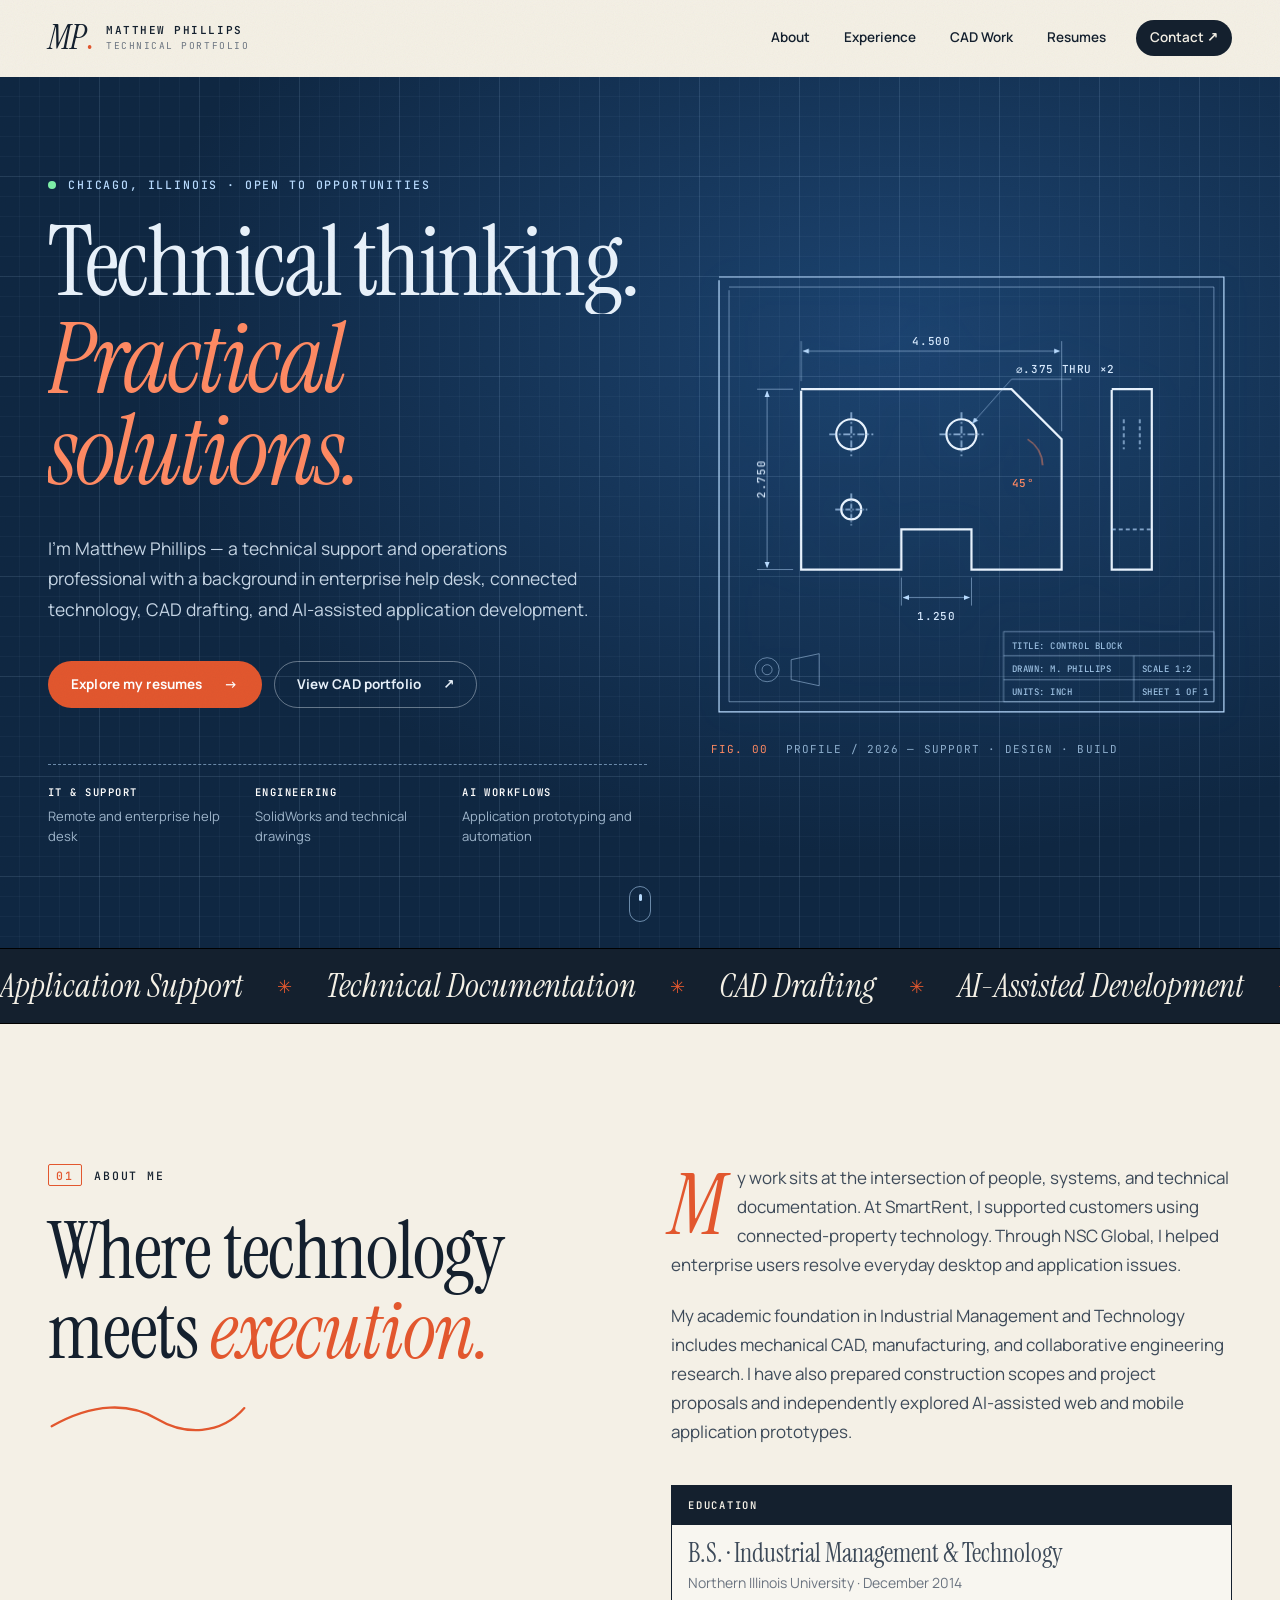
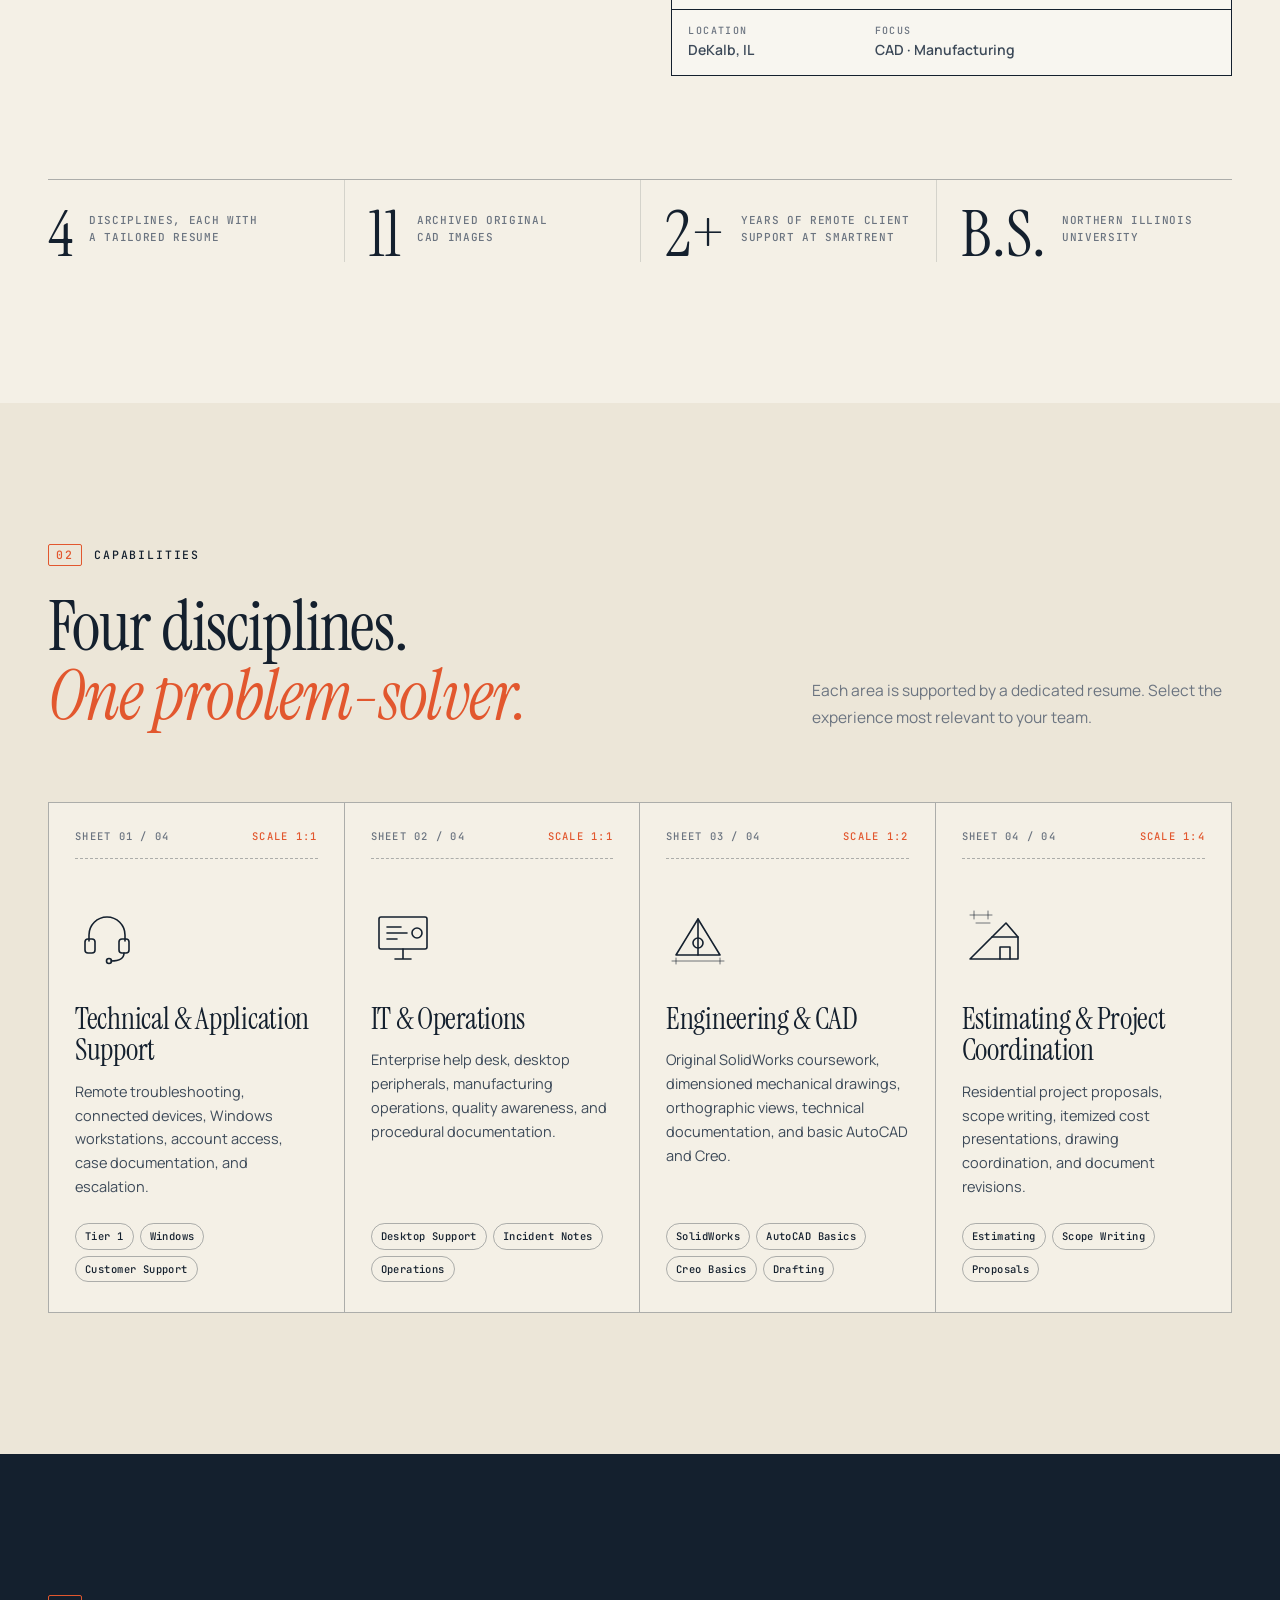
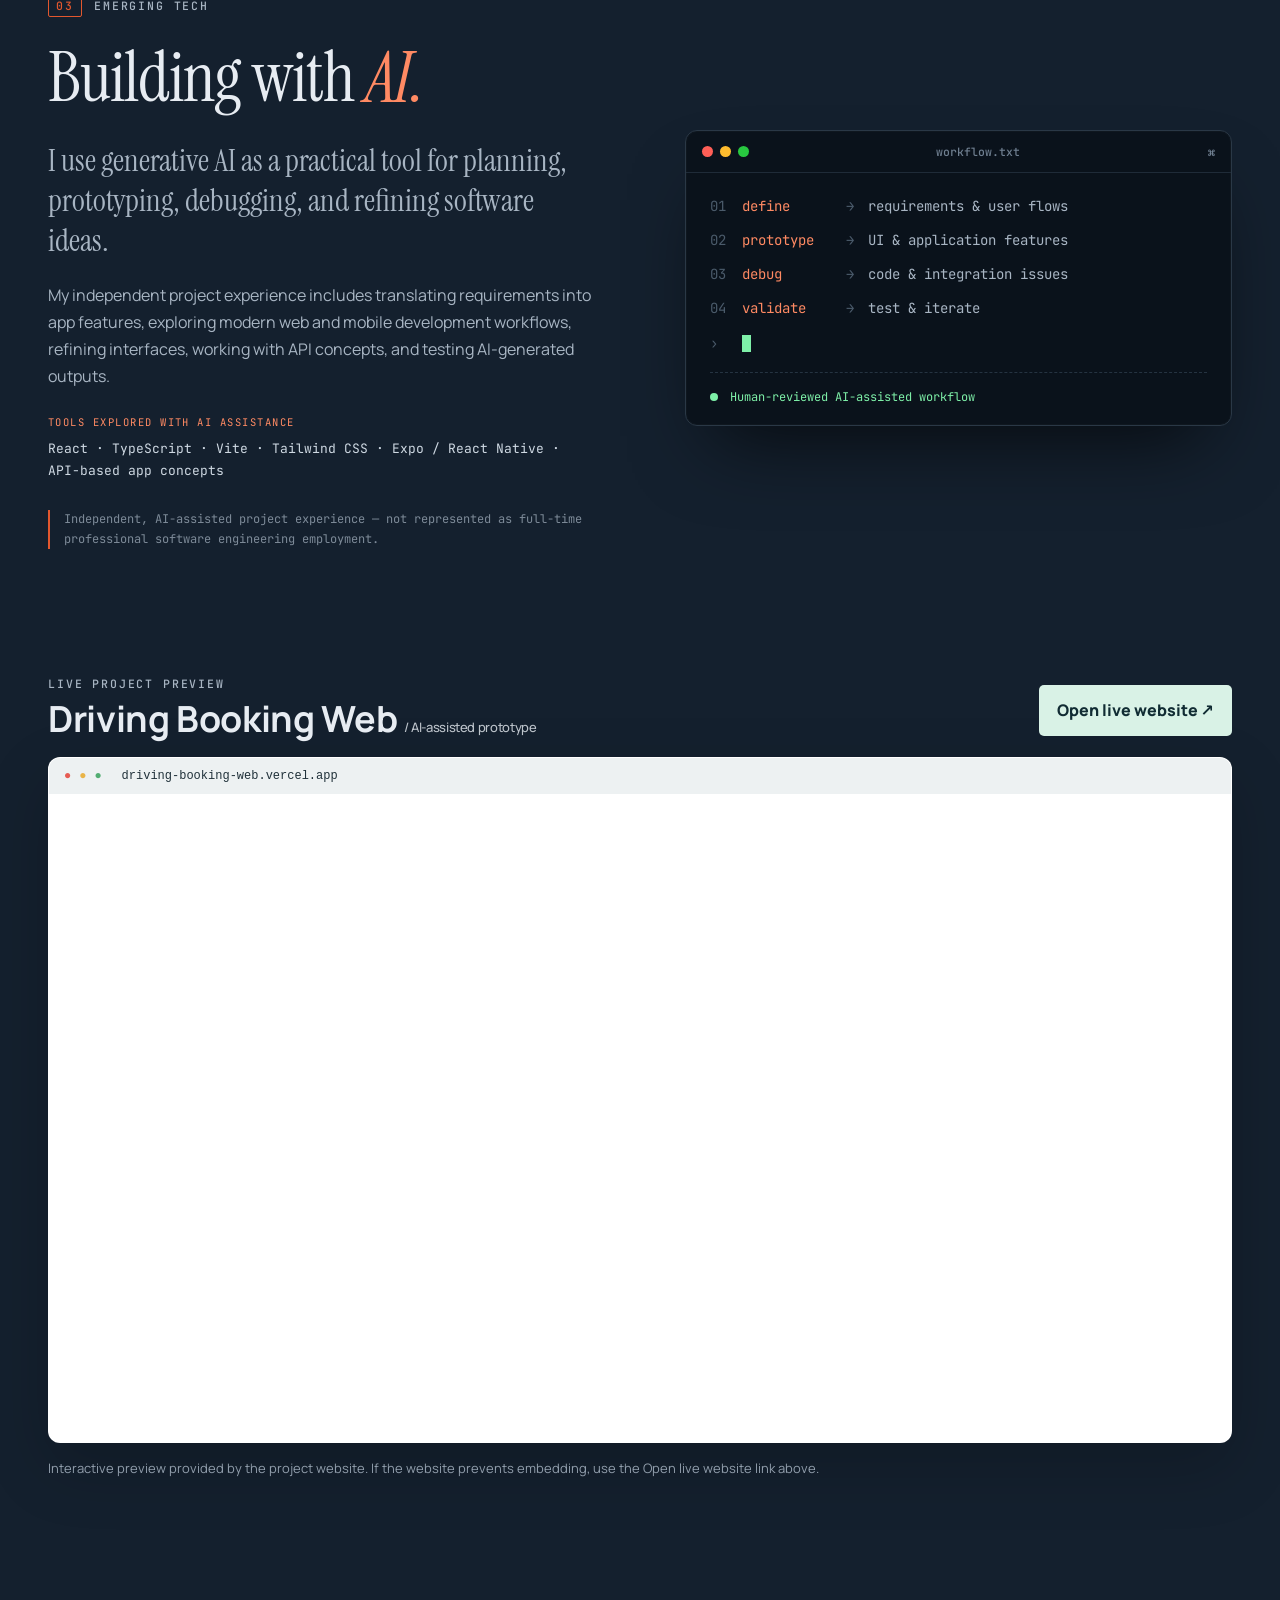
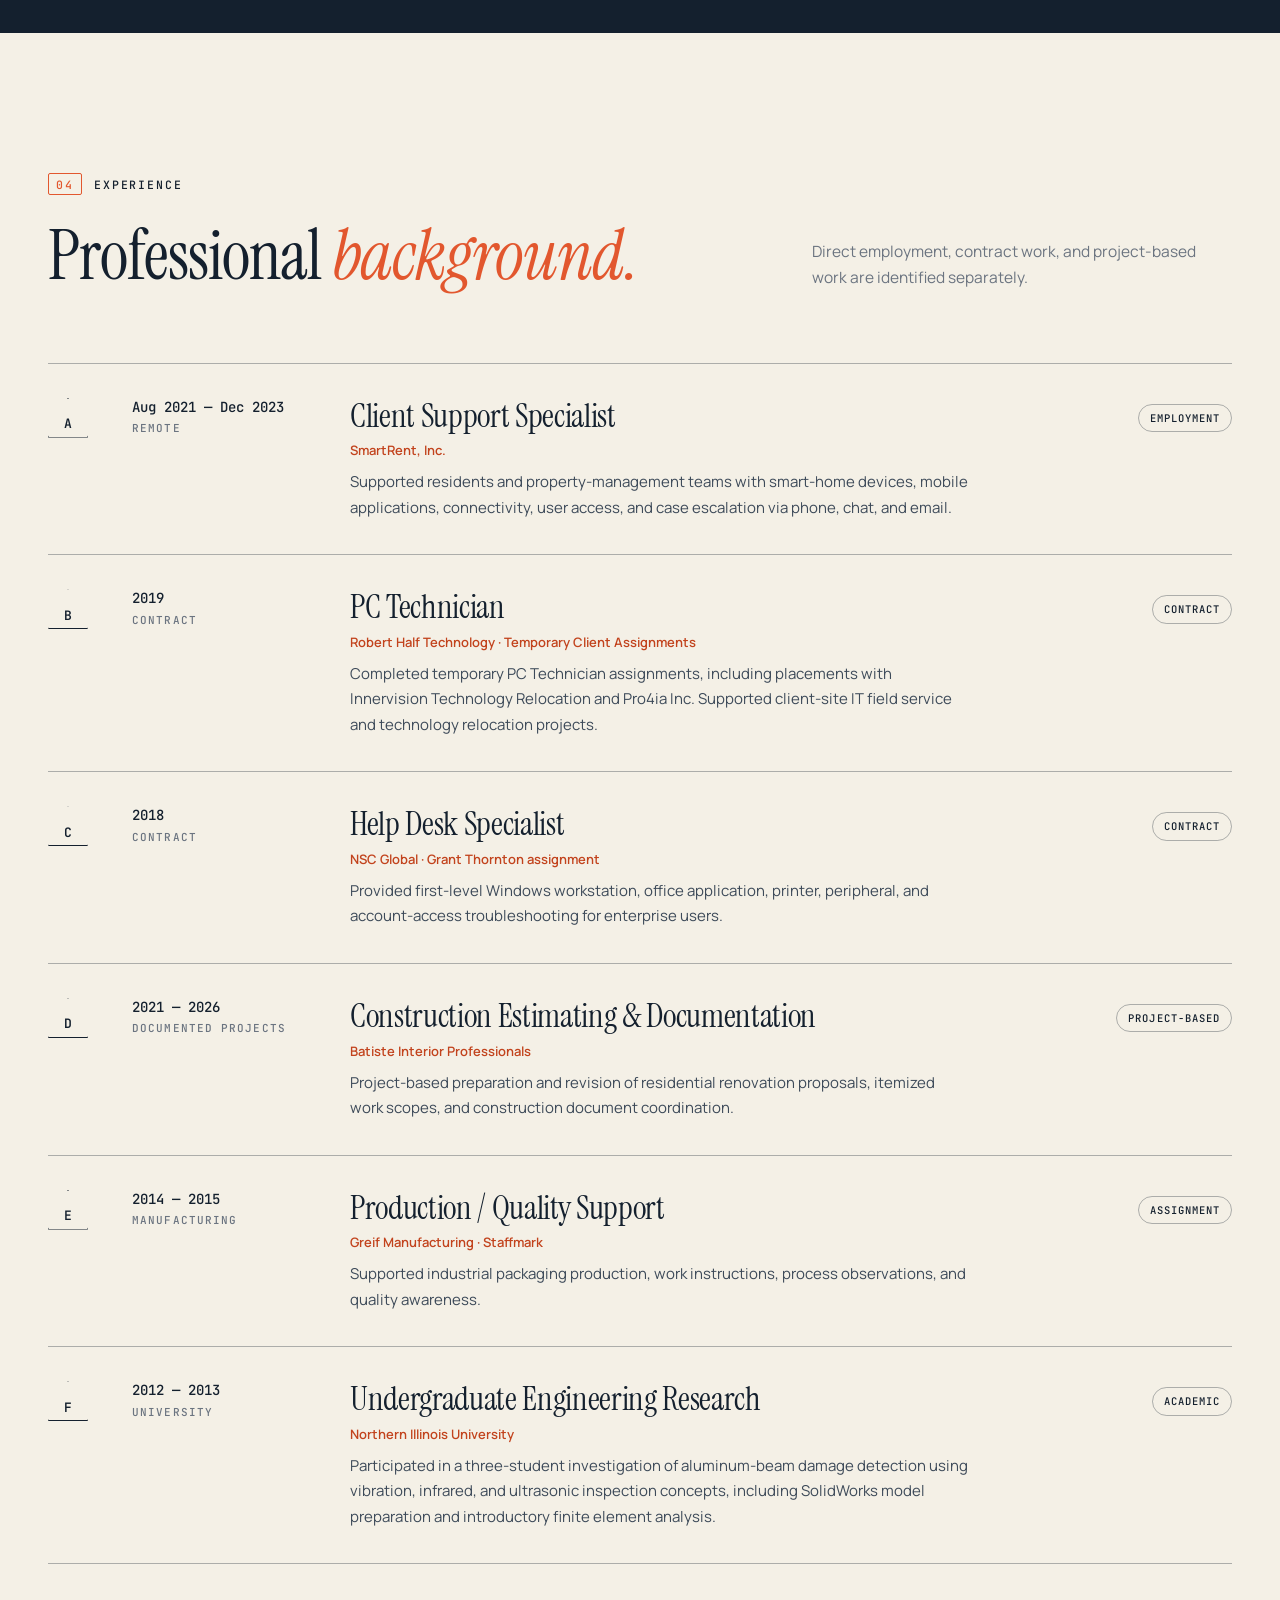
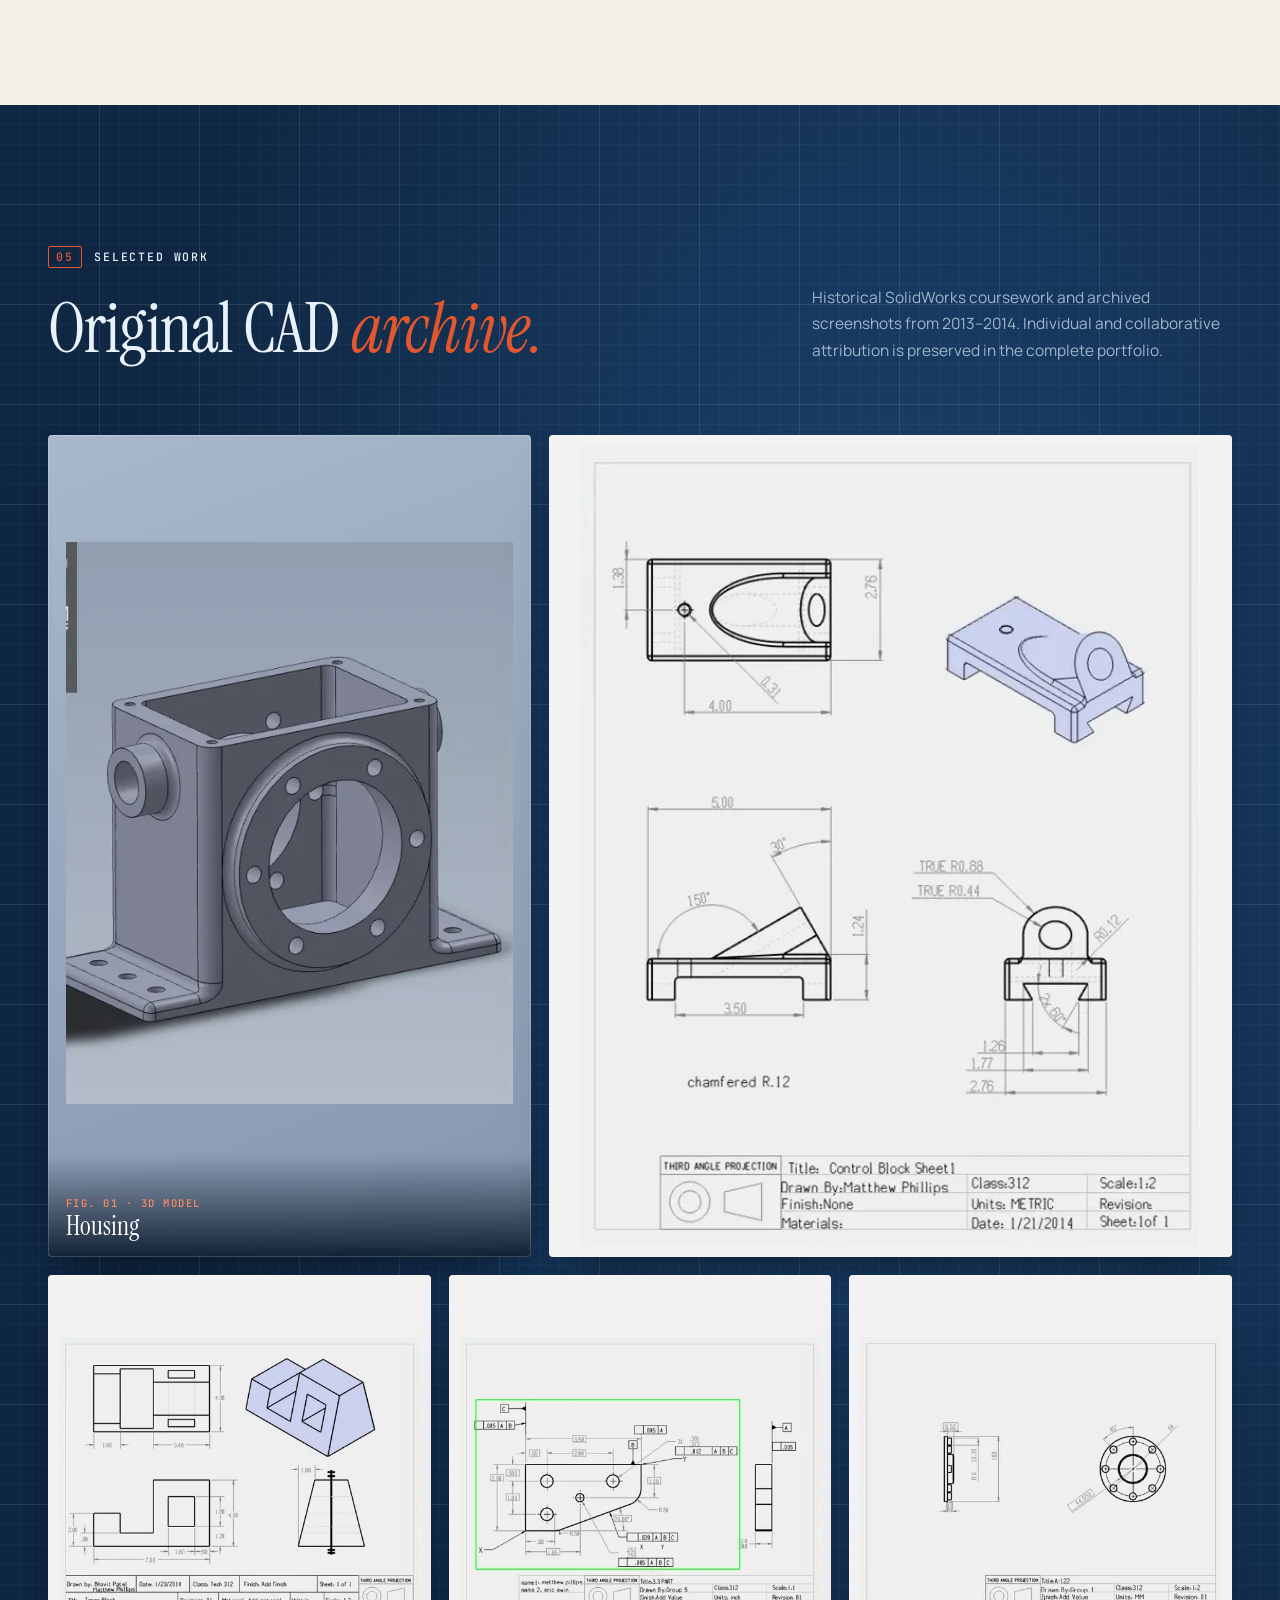
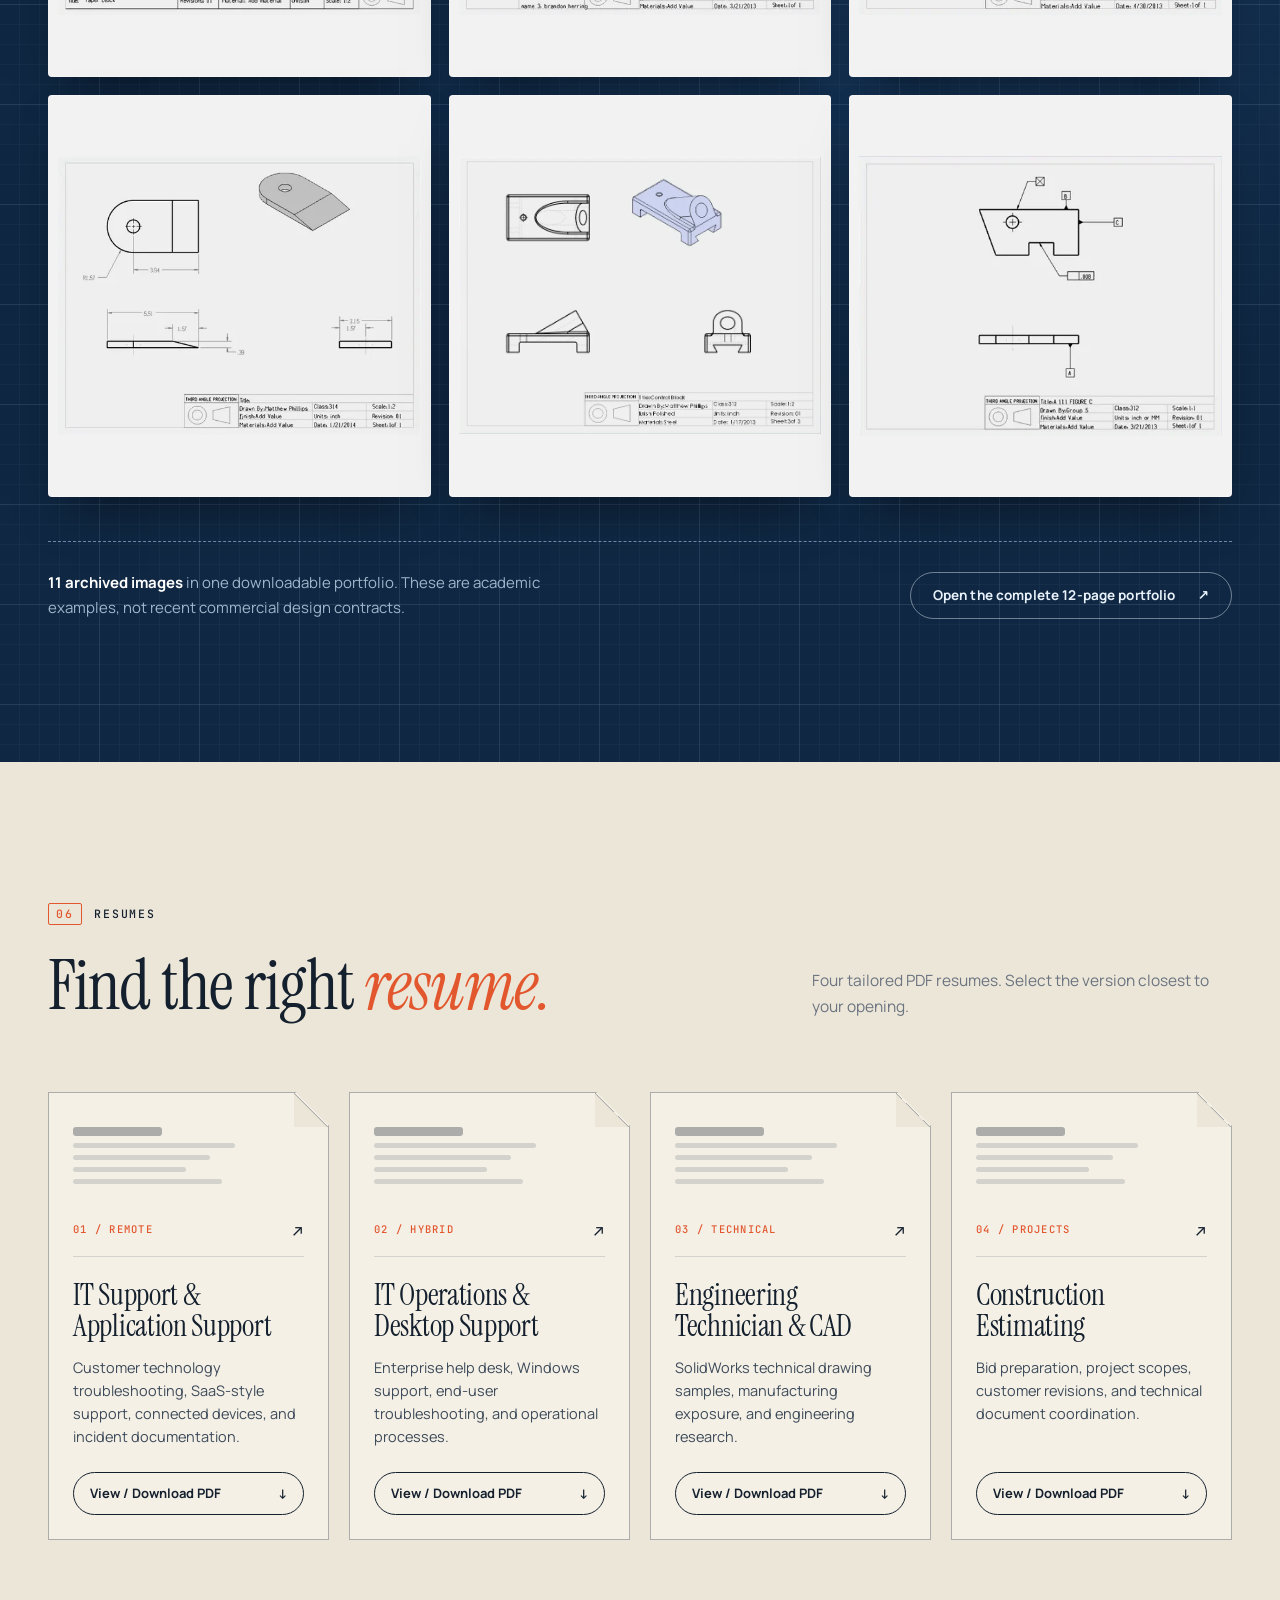
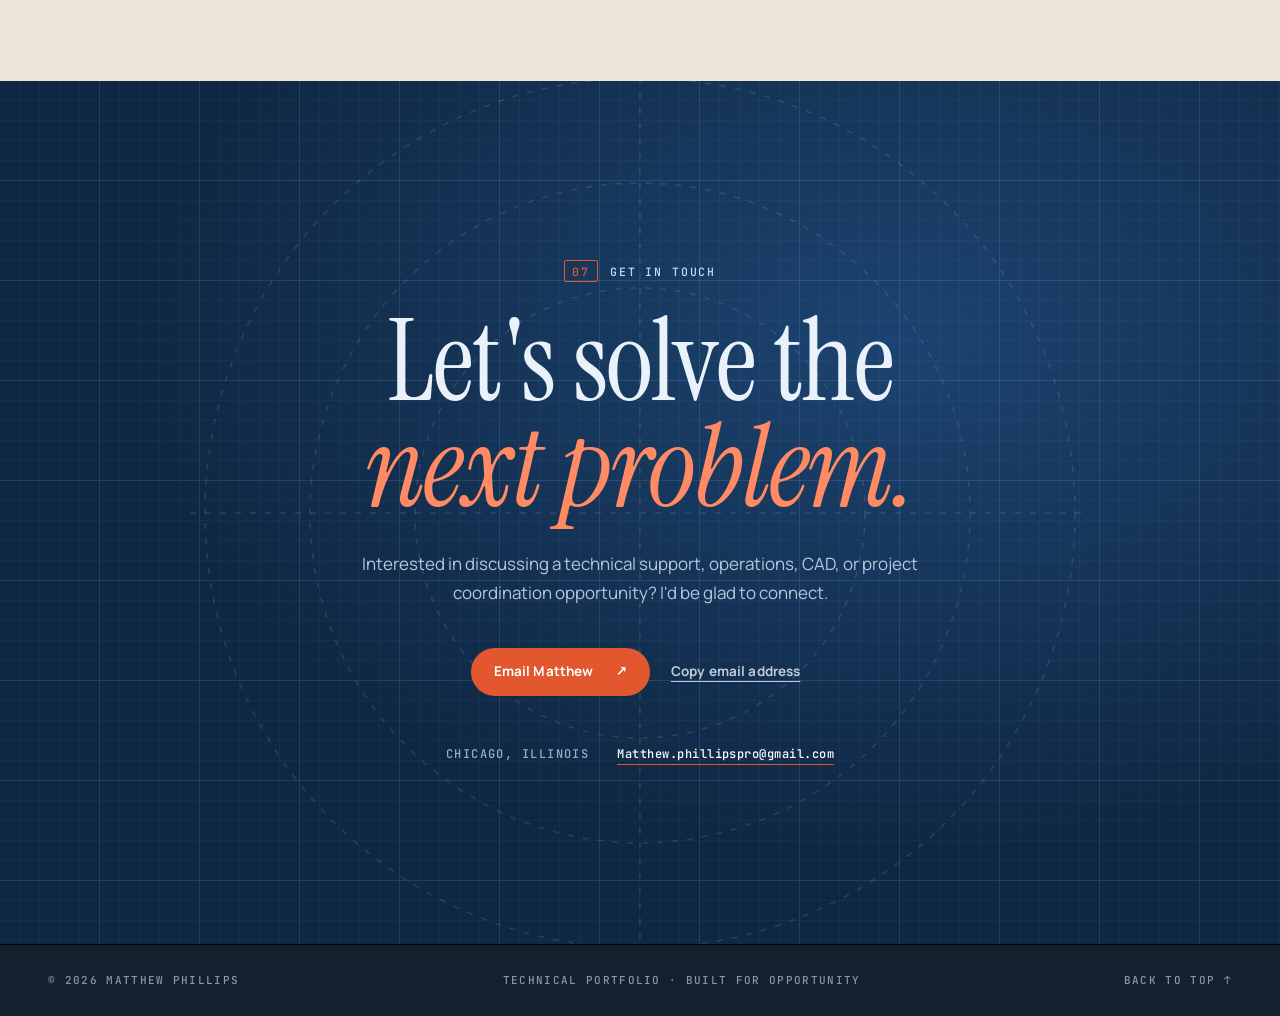
<file: index.html>
<!doctype html>
<html lang="en">
<head>
<meta charset="utf-8">
<meta name="viewport" content="width=device-width,initial-scale=1">
<title>Matthew Phillips | Technical Professional &amp; CAD Portfolio</title>
<meta name="description" content="Matthew Phillips — technical support, IT operations, CAD drafting, construction estimating, and AI-assisted application prototyping. View experience, original CAD work, and resumes.">
<meta name="theme-color" content="#0f2742">
<meta property="og:title" content="Matthew Phillips — Technical Portfolio">
<meta property="og:description" content="Technical support, IT operations, CAD drafting, estimating, and AI-assisted prototyping. Chicago, Illinois.">
<meta property="og:type" content="website">
<link rel="icon" href="data:image/svg+xml,%3Csvg xmlns='http://www.w3.org/2000/svg' viewBox='0 0 64 64'%3E%3Crect width='64' height='64' rx='10' fill='%230f2742'/%3E%3Ctext x='50%25' y='58%25' text-anchor='middle' font-family='Georgia,serif' font-style='italic' font-size='34' fill='%23f4f0e6'%3EMP%3C/text%3E%3Ccircle cx='51' cy='46' r='4' fill='%23e2572e'/%3E%3C/svg%3E">
<link rel="preconnect" href="https://fonts.googleapis.com">
<link rel="preconnect" href="https://fonts.gstatic.com" crossorigin>
<link rel="stylesheet" href="https://fonts.googleapis.com/css2?family=Instrument+Serif:ital@0;1&family=JetBrains+Mono:wght@400;500;600&family=Manrope:wght@400;500;600;700&display=swap">
<link rel="stylesheet" href="styles.css">
</head>
<body>
<a class="skip" href="#main">Skip to content</a>
<div class="progress" aria-hidden="true"><span></span></div>

<header class="topbar">
  <div class="wrap nav">
    <a class="wordmark" href="#top" aria-label="Matthew Phillips, home">
      <span class="monogram">MP<i>.</i></span>
      <span class="wordmark-caption">Matthew Phillips<small>Technical Portfolio</small></span>
    </a>
    <nav aria-label="Main navigation">
      <a href="#about">About</a>
      <a href="#experience">Experience</a>
      <a href="#work">CAD Work</a>
      <a href="#resumes">Resumes</a>
      <a href="#contact" class="nav-cta">Contact <span aria-hidden="true">↗</span></a>
    </nav>
    <button class="menu-toggle" type="button" aria-expanded="false" aria-controls="mobile-menu"><span class="menu-label">Menu</span><span class="burger" aria-hidden="true"><i></i><i></i></span></button>
  </div>
  <div id="mobile-menu" class="mobile-menu" hidden>
    <a href="#about"><span>01</span>About</a>
    <a href="#experience"><span>02</span>Experience</a>
    <a href="#work"><span>03</span>CAD Work</a>
    <a href="#resumes"><span>04</span>Resumes</a>
    <a href="#contact"><span>05</span>Contact</a>
  </div>
</header>

<main id="main">
<!-- HERO -->
<section id="top" class="hero blueprint">
  <div class="crosshair" aria-hidden="true"><span class="ch-x"></span><span class="ch-y"></span><span class="ch-read">X 000 · Y 000</span></div>
  <div class="wrap hero-layout">
    <div class="hero-copy">
      <p class="eyebrow"><span class="status-light"></span>Chicago, Illinois · Open to opportunities</p>
      <h1><span class="line"><span>Technical thinking.</span></span><span class="line"><em>Practical solutions.</em></span></h1>
      <p class="lede">I'm Matthew Phillips — a technical support and operations professional with a background in enterprise help desk, connected technology, CAD drafting, and AI-assisted application development.</p>
      <div class="hero-actions">
        <a class="btn primary" href="#resumes">Explore my resumes <span aria-hidden="true">→</span></a>
        <a class="btn outline" href="assets/cad-portfolio.pdf" target="_blank" rel="noopener">View CAD portfolio <span aria-hidden="true">↗</span></a>
      </div>
      <dl class="hero-facts">
        <div><dt>IT &amp; Support</dt><dd>Remote and enterprise help desk</dd></div>
        <div><dt>Engineering</dt><dd>SolidWorks and technical drawings</dd></div>
        <div><dt>AI Workflows</dt><dd>Application prototyping and automation</dd></div>
      </dl>
    </div>

    <figure class="hero-drawing" aria-label="Animated technical drawing of a machined control block">
      <svg viewBox="0 0 520 450" role="img" aria-hidden="true">
        <defs>
          <marker id="arr" viewBox="0 0 10 10" refX="9" refY="5" markerWidth="7" markerHeight="7" orient="auto-start-reverse"><path d="M0 1 L10 5 L0 9 Z" fill="currentColor"/></marker>
        </defs>
        <g class="sheet">
          <rect class="draw" pathLength="1" x="8" y="8" width="504" height="434" style="--d:.1s"/>
          <rect class="draw thin" pathLength="1" x="18" y="18" width="484" height="414" style="--d:.25s"/>
        </g>
        <!-- front view -->
        <g class="part">
          <path class="draw bold" pathLength="1" d="M90 120 H300 L350 170 V300 H260 V260 H190 V300 H90 Z" style="--d:.5s"/>
          <circle class="draw bold" pathLength="1" cx="140" cy="165" r="15" style="--d:1.2s"/>
          <circle class="draw bold" pathLength="1" cx="250" cy="165" r="15" style="--d:1.35s"/>
          <circle class="draw bold" pathLength="1" cx="140" cy="240" r="10" style="--d:1.5s"/>
          <g class="center">
            <path class="draw" pathLength="1" d="M118 165 H162 M140 143 V187" style="--d:1.7s"/>
            <path class="draw" pathLength="1" d="M228 165 H272 M250 143 V187" style="--d:1.8s"/>
            <path class="draw" pathLength="1" d="M124 240 H156 M140 224 V256" style="--d:1.9s"/>
          </g>
        </g>
        <!-- side view -->
        <g class="part">
          <path class="draw bold" pathLength="1" d="M400 120 H440 V300 H400 Z" style="--d:.9s"/>
          <path class="draw hidden" pathLength="1" d="M400 260 H440 M412 150 V180 M428 150 V180" style="--d:1.6s"/>
        </g>
        <!-- dimensions -->
        <g class="dims">
          <path class="draw thin" pathLength="1" d="M90 112 V72 M350 162 V72" style="--d:2.1s"/>
          <path class="draw thin" pathLength="1" d="M92 82 H348" marker-start="url(#arr)" marker-end="url(#arr)" style="--d:2.3s"/>
          <text class="lbl" x="220" y="76" text-anchor="middle" style="--d:2.6s">4.500</text>
          <path class="draw thin" pathLength="1" d="M82 120 H46 M82 300 H46" style="--d:2.2s"/>
          <path class="draw thin" pathLength="1" d="M56 122 V298" marker-start="url(#arr)" marker-end="url(#arr)" style="--d:2.4s"/>
          <text class="lbl" x="50" y="214" text-anchor="middle" transform="rotate(-90 50 210)" style="--d:2.7s">2.750</text>
          <path class="draw thin" pathLength="1" d="M190 308 V336 M260 308 V336" style="--d:2.3s"/>
          <path class="draw thin" pathLength="1" d="M192 328 H258" marker-start="url(#arr)" marker-end="url(#arr)" style="--d:2.5s"/>
          <text class="lbl" x="225" y="350" text-anchor="middle" style="--d:2.8s">1.250</text>
          <path class="draw thin" pathLength="1" d="M261 154 L300 110 H360" marker-start="url(#arr)" style="--d:2.6s"/>
          <text class="lbl" x="304" y="104" style="--d:2.9s">⌀.375 THRU ×2</text>
          <text class="lbl accent" x="300" y="218" style="--d:3s">45°</text>
          <path class="draw thin accent" pathLength="1" d="M316 170 A 30 30 0 0 1 331 196" style="--d:2.9s"/>
        </g>
        <!-- title block -->
        <g class="titleblock">
          <path class="draw thin" pathLength="1" d="M292 362 H502 V432 H292 Z M292 386 H502 M292 410 H502 M422 386 V432" style="--d:2.4s"/>
          <text class="lbl tb" x="300" y="379" style="--d:3s">TITLE: CONTROL BLOCK</text>
          <text class="lbl tb" x="300" y="402" style="--d:3.1s">DRAWN: M. PHILLIPS</text>
          <text class="lbl tb" x="430" y="402" style="--d:3.15s">SCALE 1:2</text>
          <text class="lbl tb" x="300" y="425" style="--d:3.2s">UNITS: INCH</text>
          <text class="lbl tb" x="430" y="425" style="--d:3.25s">SHEET 1 OF 1</text>
        </g>
        <g class="projection">
          <circle class="draw thin" pathLength="1" cx="56" cy="400" r="12" style="--d:2.5s"/>
          <circle class="draw thin" pathLength="1" cx="56" cy="400" r="5" style="--d:2.6s"/>
          <path class="draw thin" pathLength="1" d="M80 390 L108 384 V416 L80 410 Z" style="--d:2.7s"/>
        </g>
      </svg>
      <figcaption><span>FIG. 00</span> Profile / 2026 — Support · Design · Build</figcaption>
    </figure>
  </div>
  <a class="scroll-cue" href="#about" aria-label="Scroll to About section"><span></span></a>
</section>

<!-- TICKER -->
<section class="ticker" aria-label="Areas of expertise">
  <div class="ticker-track">
    <div class="ticker-set"><span>Application Support</span><i>✳</i><span>Technical Documentation</span><i>✳</i><span>CAD Drafting</span><i>✳</i><span>AI-Assisted Development</span><i>✳</i><span>Operations</span><i>✳</i><span>Estimating</span><i>✳</i></div>
    <div class="ticker-set" aria-hidden="true"><span>Application Support</span><i>✳</i><span>Technical Documentation</span><i>✳</i><span>CAD Drafting</span><i>✳</i><span>AI-Assisted Development</span><i>✳</i><span>Operations</span><i>✳</i><span>Estimating</span><i>✳</i></div>
  </div>
</section>

<!-- ABOUT -->
<section id="about" class="section paper">
  <div class="wrap about-grid">
    <div class="about-head reveal">
      <p class="section-tag"><span>01</span>About me</p>
      <h2>Where technology meets <em>execution.</em></h2>
      <svg class="flourish" viewBox="0 0 220 40" aria-hidden="true"><path class="draw-scroll" pathLength="1" d="M4 30 C 50 4, 90 4, 120 22 S 190 40, 216 10"/></svg>
    </div>
    <div class="body-copy reveal">
      <p class="dropcap">My work sits at the intersection of people, systems, and technical documentation. At SmartRent, I supported customers using connected-property technology. Through NSC Global, I helped enterprise users resolve everyday desktop and application issues.</p>
      <p>My academic foundation in Industrial Management and Technology includes mechanical CAD, manufacturing, and collaborative engineering research. I have also prepared construction scopes and project proposals and independently explored AI-assisted web and mobile application prototypes.</p>
      <div class="edu-block" aria-label="Education">
        <div class="edu-cell edu-label">Education</div>
        <div class="edu-cell edu-main"><strong>B.S. · Industrial Management &amp; Technology</strong><span>Northern Illinois University · December 2014</span></div>
        <div class="edu-cell edu-meta"><span>Location</span>DeKalb, IL</div>
        <div class="edu-cell edu-meta"><span>Focus</span>CAD · Manufacturing</div>
      </div>
    </div>
  </div>
  <div class="wrap spec-strip reveal" aria-label="At a glance">
    <div><b>4</b><span>Disciplines, each with<br>a tailored resume</span></div>
    <div><b>11</b><span>Archived original<br>CAD images</span></div>
    <div><b>2+</b><span>Years of remote client<br>support at SmartRent</span></div>
    <div><b>B.S.</b><span>Northern Illinois<br>University</span></div>
  </div>
</section>

<!-- CAPABILITIES -->
<section class="section vellum" id="expertise">
  <div class="wrap">
    <div class="section-head reveal">
      <div><p class="section-tag"><span>02</span>Capabilities</p><h2>Four disciplines.<br><em>One problem-solver.</em></h2></div>
      <p>Each area is supported by a dedicated resume. Select the experience most relevant to your team.</p>
    </div>
    <div class="cap-grid">
      <article class="cap-card reveal">
        <div class="cap-top"><span>Sheet 01 / 04</span><span class="cap-scale">Scale 1:1</span></div>
        <svg class="cap-icon" viewBox="0 0 64 64" aria-hidden="true"><path d="M14 36v-6a18 18 0 0 1 36 0v6"/><rect x="10" y="34" width="10" height="14" rx="3"/><rect x="44" y="34" width="10" height="14" rx="3"/><path d="M49 48c0 6-6 8-13 8"/><circle cx="34" cy="56" r="2.5"/></svg>
        <h3>Technical &amp; Application Support</h3>
        <p>Remote troubleshooting, connected devices, Windows workstations, account access, case documentation, and escalation.</p>
        <div class="chips"><span>Tier 1</span><span>Windows</span><span>Customer Support</span></div>
      </article>
      <article class="cap-card reveal">
        <div class="cap-top"><span>Sheet 02 / 04</span><span class="cap-scale">Scale 1:1</span></div>
        <svg class="cap-icon" viewBox="0 0 64 64" aria-hidden="true"><rect x="8" y="12" width="48" height="32" rx="2"/><path d="M24 54h16M32 44v10"/><path d="M16 22h14M16 28h20M16 34h10"/><circle cx="46" cy="28" r="5"/></svg>
        <h3>IT &amp; Operations</h3>
        <p>Enterprise help desk, desktop peripherals, manufacturing operations, quality awareness, and procedural documentation.</p>
        <div class="chips"><span>Desktop Support</span><span>Incident Notes</span><span>Operations</span></div>
      </article>
      <article class="cap-card reveal">
        <div class="cap-top"><span>Sheet 03 / 04</span><span class="cap-scale">Scale 1:2</span></div>
        <svg class="cap-icon" viewBox="0 0 64 64" aria-hidden="true"><path d="M10 50 32 14l22 36Z"/><path d="M32 14v36"/><circle cx="32" cy="38" r="5"/><path d="M6 56h52M10 53v6M54 53v6" class="thin"/></svg>
        <h3>Engineering &amp; CAD</h3>
        <p>Original SolidWorks coursework, dimensioned mechanical drawings, orthographic views, technical documentation, and basic AutoCAD and Creo.</p>
        <div class="chips"><span>SolidWorks</span><span>AutoCAD Basics</span><span>Creo Basics</span><span>Drafting</span></div>
      </article>
      <article class="cap-card reveal">
        <div class="cap-top"><span>Sheet 04 / 04</span><span class="cap-scale">Scale 1:4</span></div>
        <svg class="cap-icon" viewBox="0 0 64 64" aria-hidden="true"><path d="M8 54 30 32h26v22Z"/><path d="M30 32 44 18l12 14"/><path d="M38 54V42h10v12"/><path d="M8 10h22M12 6v8M26 6v8M14 18h14" class="thin"/></svg>
        <h3>Estimating &amp; Project Coordination</h3>
        <p>Residential project proposals, scope writing, itemized cost presentations, drawing coordination, and document revisions.</p>
        <div class="chips"><span>Estimating</span><span>Scope Writing</span><span>Proposals</span></div>
      </article>
    </div>
  </div>
</section>

<!-- AI -->
<section class="section ink" id="ai">
  <div class="wrap ai-grid">
    <div class="reveal">
      <p class="section-tag"><span>03</span>Emerging tech</p>
      <h2>Building with <em>AI.</em></h2>
      <p class="ai-lede">I use generative AI as a practical tool for planning, prototyping, debugging, and refining software ideas.</p>
      <p>My independent project experience includes translating requirements into app features, exploring modern web and mobile development workflows, refining interfaces, working with API concepts, and testing AI-generated outputs.</p>
      <p class="tools"><span>Tools explored with AI assistance</span>React · TypeScript · Vite · Tailwind CSS · Expo / React Native · API-based app concepts</p>
      <p class="fine-print">Independent, AI-assisted project experience — not represented as full-time professional software engineering employment.</p>
    </div>
    <div class="terminal reveal" aria-label="Illustrative AI-assisted development workflow">
      <div class="terminal-bar"><div class="terminal-dots"><i></i><i></i><i></i></div><span>workflow.txt</span><span aria-hidden="true">⌘</span></div>
      <div class="terminal-body">
        <p class="t-line"><span class="t-num">01</span><span class="t-key">define</span><span class="t-arrow">→</span>requirements &amp; user flows</p>
        <p class="t-line"><span class="t-num">02</span><span class="t-key">prototype</span><span class="t-arrow">→</span>UI &amp; application features</p>
        <p class="t-line"><span class="t-num">03</span><span class="t-key">debug</span><span class="t-arrow">→</span>code &amp; integration issues</p>
        <p class="t-line"><span class="t-num">04</span><span class="t-key">validate</span><span class="t-arrow">→</span>test &amp; iterate</p>
        <p class="t-line t-prompt"><span class="t-num">›</span><span class="caret"></span></p>
        <div class="terminal-status"><span class="status-light"></span> Human-reviewed AI-assisted workflow</div>
      </div>
    </div>

    <div class="reveal" style="grid-column:1 / -1;margin-top:28px">
      <div style="display:flex;flex-wrap:wrap;align-items:center;justify-content:space-between;gap:16px;margin-bottom:14px">
        <div><p class="section-tag" style="margin-bottom:6px">Live project preview</p><h3 style="font-size:clamp(24px,3vw,36px);margin:0;color:inherit">Driving Booking Web <span style="font-size:13px;font-weight:500;opacity:.8">/ AI-assisted prototype</span></h3></div>
        <a href="https://driving-booking-web.vercel.app/" target="_blank" rel="noopener noreferrer" style="display:inline-block;background:#d9f2e6;color:#112c33;padding:12px 18px;border-radius:5px;font-weight:800;text-decoration:none">Open live website ↗</a>
      </div>
      <div style="border:1px solid rgba(255,255,255,.35);border-radius:12px;overflow:hidden;background:#fff;box-shadow:0 24px 65px rgba(0,0,0,.18)">
        <div style="background:#edf1f2;color:#20313a;display:flex;gap:8px;align-items:center;padding:11px 15px;font:12px monospace"><span style="color:#e65c53">●</span><span style="color:#e9b448">●</span><span style="color:#52ad72">●</span><span style="margin-left:12px;overflow:hidden;text-overflow:ellipsis;white-space:nowrap">driving-booking-web.vercel.app</span></div>
        <iframe title="Live preview of the AI-assisted Driving Booking Web project" src="https://driving-booking-web.vercel.app/" loading="lazy" referrerpolicy="strict-origin-when-cross-origin" style="display:block;width:100%;height:min(72vh,720px);min-height:430px;border:0;background:white"></iframe>
      </div>
      <p style="font-size:13px;opacity:.85;margin-top:14px">Interactive preview provided by the project website. If the website prevents embedding, use the Open live website link above.</p>
    </div>
  </div>
</section>

<!-- EXPERIENCE -->
<section class="section paper" id="experience">
  <div class="wrap">
    <div class="section-head reveal">
      <div><p class="section-tag"><span>04</span>Experience</p><h2>Professional <em>background.</em></h2></div>
      <p>Direct employment, contract work, and project-based work are identified separately.</p>
    </div>
    <ol class="timeline">
      <li class="t-item reveal">
        <div class="t-rev">A</div>
        <div class="t-time">Aug 2021 — Dec 2023<small>Remote</small></div>
        <div class="t-body"><h3>Client Support Specialist</h3><p class="company">SmartRent, Inc.</p><p>Supported residents and property-management teams with smart-home devices, mobile applications, connectivity, user access, and case escalation via phone, chat, and email.</p></div>
        <span class="type">Employment</span>
      </li>
      <li class="t-item reveal">
        <div class="t-rev">B</div>
        <div class="t-time">2019<small>Contract</small></div>
        <div class="t-body"><h3>PC Technician</h3><p class="company">Robert Half Technology · Temporary Client Assignments</p><p>Completed temporary PC Technician assignments, including placements with Innervision Technology Relocation and Pro4ia Inc. Supported client-site IT field service and technology relocation projects.</p></div>
        <span class="type">Contract</span>
      </li>
      <li class="t-item reveal">
        <div class="t-rev">C</div>
        <div class="t-time">2018<small>Contract</small></div>
        <div class="t-body"><h3>Help Desk Specialist</h3><p class="company">NSC Global · Grant Thornton assignment</p><p>Provided first-level Windows workstation, office application, printer, peripheral, and account-access troubleshooting for enterprise users.</p></div>
        <span class="type">Contract</span>
      </li>
      <li class="t-item reveal">
        <div class="t-rev">D</div>
        <div class="t-time">2021 — 2026<small>Documented projects</small></div>
        <div class="t-body"><h3>Construction Estimating &amp; Documentation</h3><p class="company">Batiste Interior Professionals</p><p>Project-based preparation and revision of residential renovation proposals, itemized work scopes, and construction document coordination.</p></div>
        <span class="type">Project-based</span>
      </li>
      <li class="t-item reveal">
        <div class="t-rev">E</div>
        <div class="t-time">2014 — 2015<small>Manufacturing</small></div>
        <div class="t-body"><h3>Production / Quality Support</h3><p class="company">Greif Manufacturing · Staffmark</p><p>Supported industrial packaging production, work instructions, process observations, and quality awareness.</p></div>
        <span class="type">Assignment</span>
      </li>
      <li class="t-item reveal">
        <div class="t-rev">F</div>
        <div class="t-time">2012 — 2013<small>University</small></div>
        <div class="t-body"><h3>Undergraduate Engineering Research</h3><p class="company">Northern Illinois University</p><p>Participated in a three-student investigation of aluminum-beam damage detection using vibration, infrared, and ultrasonic inspection concepts, including SolidWorks model preparation and introductory finite element analysis.</p></div>
        <span class="type">Academic</span>
      </li>
    </ol>
  </div>
</section>

<!-- WORK -->
<section class="section blueprint work-section" id="work">
  <div class="wrap">
    <div class="section-head reveal">
      <div><p class="section-tag"><span>05</span>Selected work</p><h2>Original CAD <em>archive.</em></h2></div>
      <p>Historical SolidWorks coursework and archived screenshots from 2013–2014. Individual and collaborative attribution is preserved in the complete portfolio.</p>
    </div>
    <div class="gallery">
      <button class="g-item g-feature reveal" data-full="assets/cad/IMG_0547.webp" data-caption="Housing — 3D SolidWorks model">
        <img src="assets/cad/IMG_0547.webp" alt="3D SolidWorks model of a machined housing with a bolt-circle bore and mounting feet" loading="lazy" width="525" height="660">
        <span class="g-cap"><span>FIG. 01 · 3D Model</span><strong>Housing</strong></span>
      </button>
      <button class="g-item g-wide reveal" data-full="assets/cad/IMG_0562.webp" data-caption="Control Block · TECH 312 — revised sheet, January 2014">
        <img src="assets/cad/IMG_0562.webp" alt="Control block drawing with front, top, side and isometric views and dimensions" loading="lazy" width="586" height="758">
        <span class="g-cap"><span>FIG. 02 · TECH 312 · 2014</span><strong>Control Block</strong></span>
      </button>
      <button class="g-item reveal" data-full="assets/cad/IMG_0552.webp" data-caption="Taper Block — collaborative sheet, 2014">
        <img src="assets/cad/IMG_0552.webp" alt="Taper block orthographic drawing with isometric view" loading="lazy" width="586" height="449">
        <span class="g-cap"><span>FIG. 03 · Collaborative</span><strong>Taper Block</strong></span>
      </button>
      <button class="g-item reveal" data-full="assets/cad/IMG_0550.webp" data-caption="GD&amp;T part drawing — collaborative team sheet, March 2013">
        <img src="assets/cad/IMG_0550.webp" alt="Dimensioned part drawing with geometric tolerancing feature control frames" loading="lazy" width="586" height="449">
        <span class="g-cap"><span>FIG. 04 · Collaborative</span><strong>GD&amp;T Part</strong></span>
      </button>
      <button class="g-item reveal" data-full="assets/cad/IMG_0551.webp" data-caption="Flange — group coursework sheet, 2013">
        <img src="assets/cad/IMG_0551.webp" alt="Flange drawing showing a bolt-circle pattern and side profile" loading="lazy" width="584" height="452">
        <span class="g-cap"><span>FIG. 05 · Group coursework</span><strong>Bolt-Circle Flange</strong></span>
      </button>
      <button class="g-item reveal" data-full="assets/cad/IMG_0561.webp" data-caption="Machined Component · TECH 314 — January 21, 2014">
        <img src="assets/cad/IMG_0561.webp" alt="Rounded tab part drawing with isometric view" loading="lazy" width="586" height="451">
        <span class="g-cap"><span>FIG. 06 · TECH 314 · 2014</span><strong>Machined Component</strong></span>
      </button>
      <button class="g-item reveal" data-full="assets/cad/IMG_0548.webp" data-caption="Control Block · TECH 312 — original sheet, 2013">
        <img src="assets/cad/IMG_0548.webp" alt="Landscape drawing sheet with four views of a control block" loading="lazy" width="835" height="638">
        <span class="g-cap"><span>FIG. 07 · TECH 312 · 2013</span><strong>Control Block, Original</strong></span>
      </button>
      <button class="g-item reveal" data-full="assets/cad/IMG_0549.webp" data-caption="Datum study — group coursework sheet, 2013">
        <img src="assets/cad/IMG_0549.webp" alt="Drawing of a notched profile with datum references" loading="lazy" width="527" height="406">
        <span class="g-cap"><span>FIG. 08 · Group coursework</span><strong>Datum Study</strong></span>
      </button>
    </div>
    <div class="work-footer reveal">
      <p><strong>11 archived images</strong> in one downloadable portfolio. These are academic examples, not recent commercial design contracts.</p>
      <a class="btn outline" href="assets/cad-portfolio.pdf" target="_blank" rel="noopener">Open the complete 12-page portfolio <span aria-hidden="true">↗</span></a>
    </div>
  </div>
</section>

<!-- RESUMES -->
<section class="section vellum" id="resumes">
  <div class="wrap">
    <div class="section-head reveal">
      <div><p class="section-tag"><span>06</span>Resumes</p><h2>Find the right <em>resume.</em></h2></div>
      <p>Four tailored PDF resumes. Select the version closest to your opening.</p>
    </div>
    <div class="resume-grid">
      <a class="resume-card reveal" href="assets/resume-it-support.pdf" target="_blank" rel="noopener">
        <span class="doc" aria-hidden="true"><i></i><i></i><i></i><i></i><i></i></span>
        <span class="resume-top"><span>01 / Remote</span><span class="arrow">↗</span></span>
        <h3>IT Support &amp; Application Support</h3>
        <p>Customer technology troubleshooting, SaaS-style support, connected devices, and incident documentation.</p>
        <span class="resume-download">View / Download PDF <span aria-hidden="true">↓</span></span>
      </a>
      <a class="resume-card reveal" href="assets/resume-it-operations.pdf" target="_blank" rel="noopener">
        <span class="doc" aria-hidden="true"><i></i><i></i><i></i><i></i><i></i></span>
        <span class="resume-top"><span>02 / Hybrid</span><span class="arrow">↗</span></span>
        <h3>IT Operations &amp; Desktop Support</h3>
        <p>Enterprise help desk, Windows support, end-user troubleshooting, and operational processes.</p>
        <span class="resume-download">View / Download PDF <span aria-hidden="true">↓</span></span>
      </a>
      <a class="resume-card reveal" href="assets/resume-engineering-cad.pdf" target="_blank" rel="noopener">
        <span class="doc" aria-hidden="true"><i></i><i></i><i></i><i></i><i></i></span>
        <span class="resume-top"><span>03 / Technical</span><span class="arrow">↗</span></span>
        <h3>Engineering Technician &amp; CAD</h3>
        <p>SolidWorks technical drawing samples, manufacturing exposure, and engineering research.</p>
        <span class="resume-download">View / Download PDF <span aria-hidden="true">↓</span></span>
      </a>
      <a class="resume-card reveal" href="assets/resume-construction-estimating.pdf" target="_blank" rel="noopener">
        <span class="doc" aria-hidden="true"><i></i><i></i><i></i><i></i><i></i></span>
        <span class="resume-top"><span>04 / Projects</span><span class="arrow">↗</span></span>
        <h3>Construction Estimating</h3>
        <p>Bid preparation, project scopes, customer revisions, and technical document coordination.</p>
        <span class="resume-download">View / Download PDF <span aria-hidden="true">↓</span></span>
      </a>
    </div>
  </div>
</section>

<!-- CONTACT -->
<section class="contact-section blueprint" id="contact">
  <svg class="contact-rings" viewBox="0 0 600 600" aria-hidden="true"><circle cx="300" cy="300" r="290"/><circle cx="300" cy="300" r="220"/><circle cx="300" cy="300" r="150"/><path d="M300 0V600M0 300H600"/></svg>
  <div class="wrap contact-inner reveal">
    <p class="section-tag"><span>07</span>Get in touch</p>
    <h2>Let's solve the <em>next problem.</em></h2>
    <p class="contact-lede">Interested in discussing a technical support, operations, CAD, or project coordination opportunity? I'd be glad to connect.</p>
    <div class="contact-actions">
      <a class="btn primary" href="mailto:Matthew.phillipspro@gmail.com?subject=Employment%20Opportunity%20for%20Matthew%20Phillips">Email Matthew <span aria-hidden="true">↗</span></a>
      <button class="btn ghost copy-email" type="button" data-email="Matthew.phillipspro@gmail.com">Copy email address</button>
    </div>
    <div class="contact-meta"><span>Chicago, Illinois</span><a href="mailto:Matthew.phillipspro@gmail.com">Matthew.phillipspro@gmail.com</a></div>
  </div>
</section>
</main>

<footer>
  <div class="wrap footer-inner">
    <span>© <span id="year">2026</span> Matthew Phillips</span>
    <span>Technical Portfolio · Built for opportunity</span>
    <a href="#top">Back to top ↑</a>
  </div>
</footer>

<dialog class="lightbox" aria-label="CAD drawing viewer">
  <button class="lb-close" type="button" aria-label="Close viewer">✕</button>
  <button class="lb-nav lb-prev" type="button" aria-label="Previous drawing">←</button>
  <figure><img alt=""><figcaption></figcaption></figure>
  <button class="lb-nav lb-next" type="button" aria-label="Next drawing">→</button>
</dialog>

<div class="toast" role="status" aria-live="polite"></div>
<script src="script.js"></script>
</body>
</html>
</file>
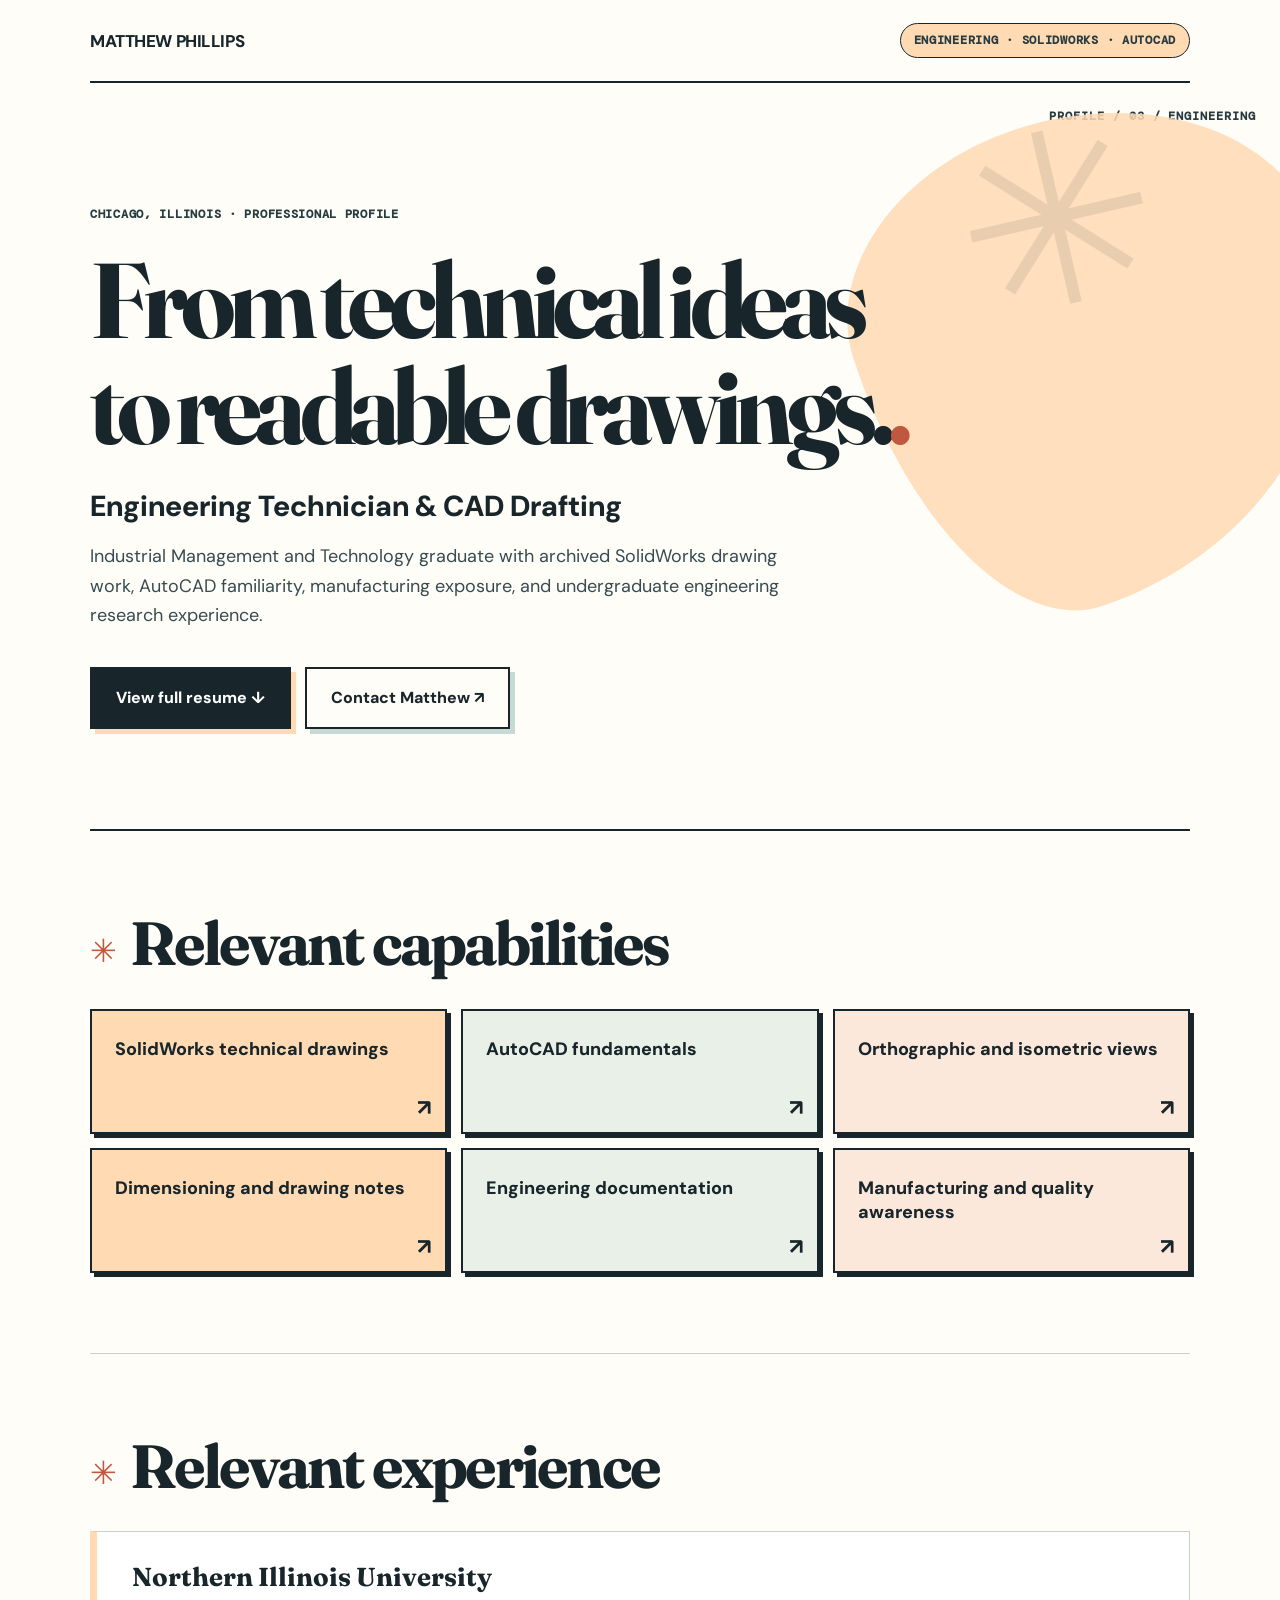
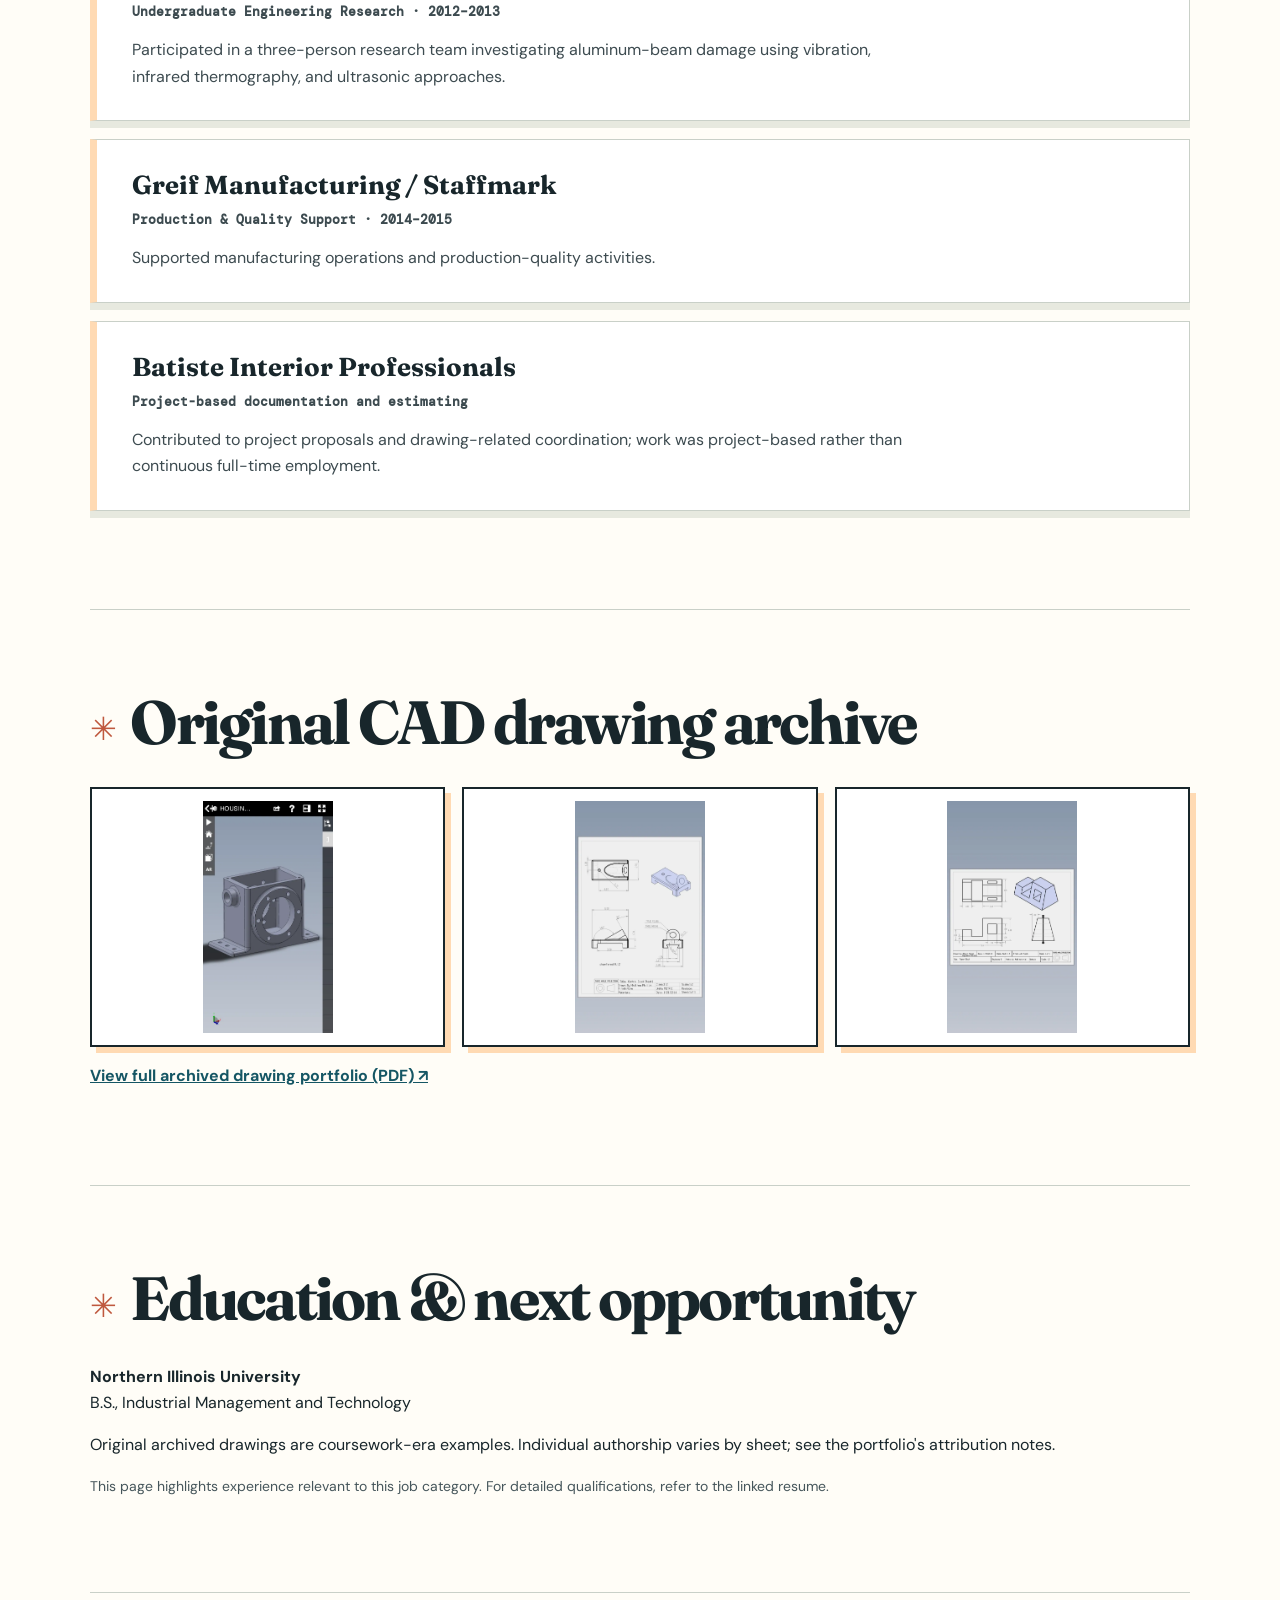
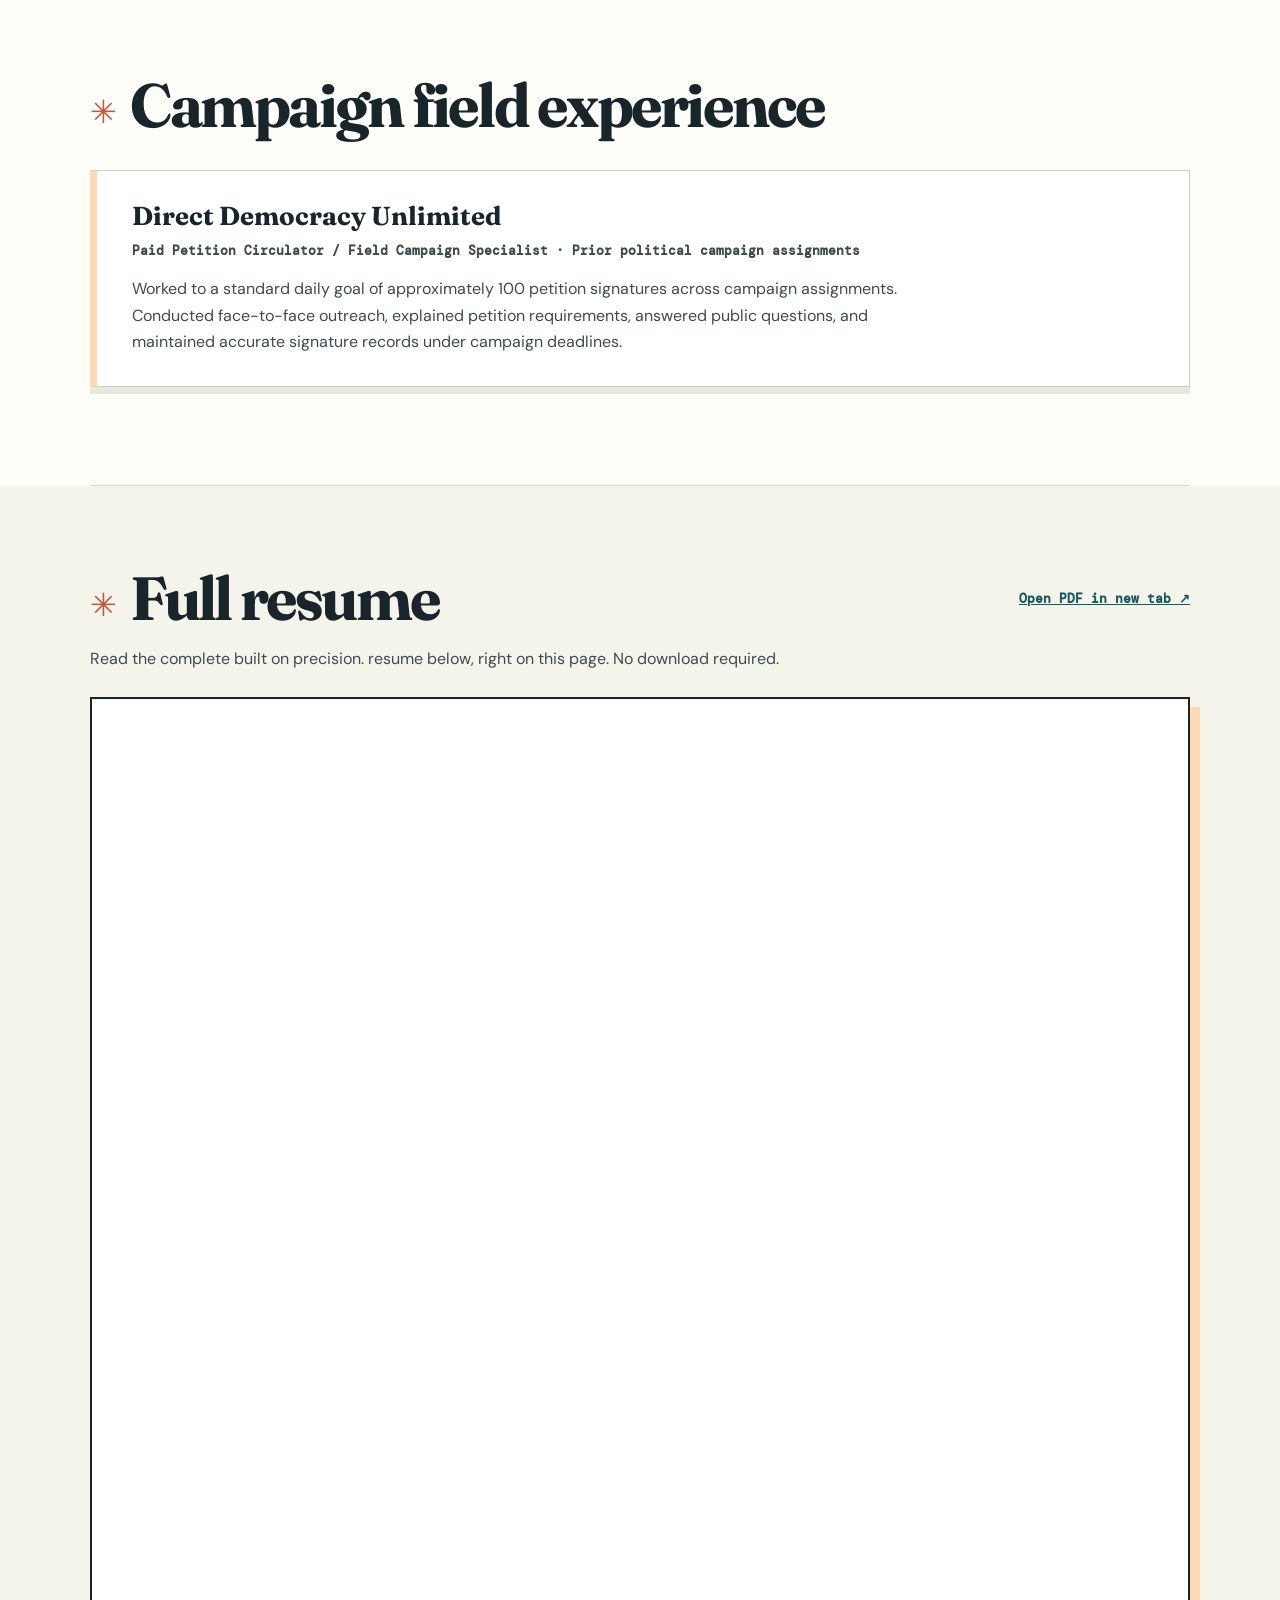
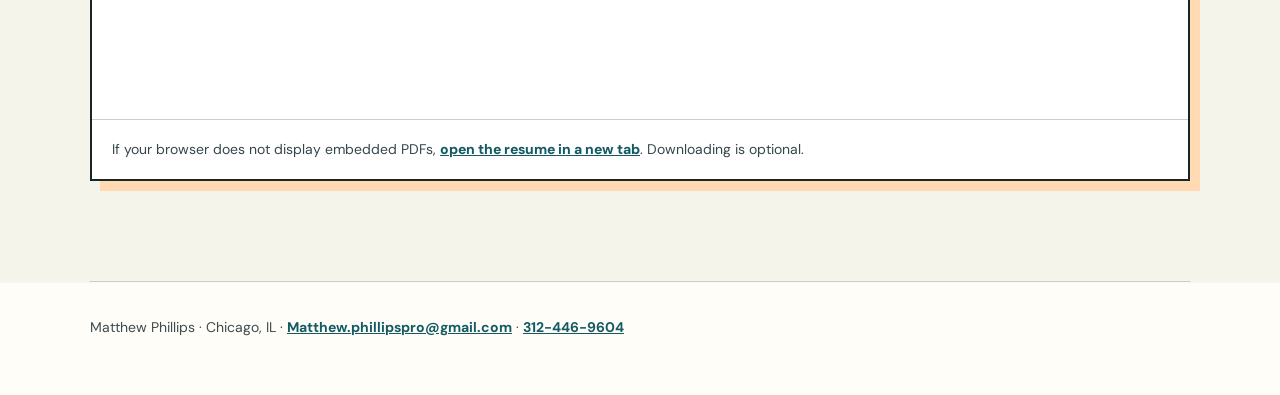
<file: cad/index.html>
<!doctype html>
<html lang="en"><head><meta charset="utf-8"><meta name="viewport" content="width=device-width, initial-scale=1">
<title>Matthew Phillips | Engineering Technician &amp; CAD Drafting</title><meta name="description" content="Industrial Management and Technology graduate with archived SolidWorks drawing work, AutoCAD familiarity, manufacturing exposure, and undergraduate engineering research experience."><meta name="robots" content="noindex,nofollow">

<style>@import url('https://fonts.googleapis.com/css2?family=DM+Mono:wght@400;500&family=DM+Sans:wght@400;500;600;700;800&family=Fraunces:opsz,wght,SOFT,WONK@9..144,600,15,1;9..144,700,15,1&display=swap');
:root{color-scheme:light;--ink:#18262b;--muted:#46565b;--accent:#ffdab3;--paper:#fffdf7;--stroke:#c9d0c8;--soft:#f4f4eb}
*{box-sizing:border-box}html{scroll-behavior:smooth}body{margin:0;background:var(--paper);color:var(--ink);font:16px/1.65 'DM Sans',Arial,sans-serif;overflow-x:hidden}a{color:#124c56}a:focus-visible{outline:3px solid #124c56;outline-offset:3px}.profile-wrap{width:min(1100px,calc(100% - 48px));margin:auto}
.profile-nav{padding:23px 0;border-bottom:2px solid var(--ink);display:flex;justify-content:space-between;align-items:center;gap:18px}.profile-mark{font-weight:800;letter-spacing:-.025em;font-size:17px}.profile-kicker{font:600 12px/1.6 'DM Mono',monospace;letter-spacing:.06em;text-transform:uppercase;color:#263c41}.profile-nav .profile-kicker{padding:7px 13px;background:var(--accent);border:1px solid var(--ink);border-radius:100px}
.profile-hero{position:relative;isolation:isolate;padding:110px 0 100px;border-bottom:2px solid var(--ink)}.profile-hero:before{content:"";position:absolute;z-index:-1;right:-14%;top:30px;width:480px;height:480px;background:var(--accent);border-radius:47% 53% 67% 33% / 35% 40% 60% 65%;transform:rotate(-18deg);opacity:.85}.profile-hero:after{content:"✳";position:absolute;z-index:-1;right:3%;top:2%;font:240px/1 'Fraunces',serif;color:var(--ink);opacity:.09;transform:rotate(-13deg)}
.profile-hero h1{font:700 clamp(54px,8.3vw,111px)/.99 'Fraunces',Georgia,serif;letter-spacing:-.065em;max-width:900px;margin:23px 0 30px;text-wrap:balance}.profile-hero h1:after{content:".";color:#bf583e}.profile-lead{font:800 clamp(19px,2.5vw,29px)/1.25 'DM Sans',sans-serif;max-width:780px;margin:0 0 16px}.profile-intro{max-width:730px;color:#374b50;font-size:18px;position:relative}
.profile-actions{display:flex;gap:14px;flex-wrap:wrap;margin-top:36px}.profile-button{display:inline-flex;align-items:center;justify-content:center;padding:16px 24px;border:2px solid var(--ink);border-radius:0;background:var(--ink);color:#fff;text-decoration:none;font-weight:800;box-shadow:5px 5px 0 var(--accent);transition:transform .2s,box-shadow .2s}.profile-button:hover{transform:translate(3px,3px);box-shadow:2px 2px 0 var(--accent)}.profile-button.secondary{background:var(--paper);color:var(--ink);box-shadow:5px 5px 0 #c6d9d4}
.profile-section{padding:80px 0;border-bottom:1px solid var(--stroke)}.profile-section h2{font:700 clamp(36px,5vw,61px)/1.07 'Fraunces',Georgia,serif;letter-spacing:-.045em;margin:0 0 32px}.profile-section h2:before{content:"✳";font:32px/1 'DM Sans',sans-serif;display:inline-block;margin-right:16px;color:#bf583e;vertical-align:middle}
.profile-skills{display:grid;grid-template-columns:repeat(3,minmax(0,1fr));gap:14px;list-style:none;padding:0;margin:0}.profile-skills li{padding:26px 23px;min-height:125px;border:2px solid var(--ink);background:var(--accent);font-size:18px;line-height:1.35;font-weight:800;position:relative;box-shadow:4px 4px 0 var(--ink)}.profile-skills li:nth-child(3n+2){background:#e8f0e7}.profile-skills li:nth-child(3n){background:#fce7db}.profile-skills li:after{content:"↗";position:absolute;bottom:9px;right:14px;font-size:22px}
.profile-job{margin:0 0 18px;border:1px solid var(--stroke);border-left:7px solid var(--accent);background:#fff;padding:30px 35px;box-shadow:0 7px 0 #e7e9df}.profile-job h3{font:700 26px/1.2 'Fraunces',Georgia,serif;margin:0 0 8px}.profile-job small{display:block;color:#3d4b50;font:600 13px/1.7 'DM Mono',monospace;margin:0 0 14px}.profile-job p{max-width:790px;color:#3d4b50;margin:0}
.profile-note{font-size:14px;color:var(--muted);max-width:760px}.profile-gallery{display:grid;grid-template-columns:repeat(3,1fr);gap:17px}.profile-gallery img{width:100%;height:260px;object-fit:contain;background:#fff;border:2px solid var(--ink);padding:12px;box-shadow:6px 6px 0 var(--accent)}.profile-section p>a{color:#155664;font-weight:700}
.resume-section{padding-bottom:100px;background:var(--soft);box-shadow:0 0 0 100vmax var(--soft);clip-path:inset(0 -100vmax)}.resume-section .resume-intro{color:#3d4b50;max-width:700px;margin:-5px 0 25px}.resume-frame{background:#fff;border:2px solid var(--ink);overflow:hidden;box-shadow:10px 10px 0 var(--accent)}.resume-frame iframe{display:block;width:100%;height:1020px;border:0;background:#fff}.resume-fallback{padding:18px 20px;background:#fff;color:#36464c;font-size:14px;border-top:1px solid var(--stroke)}.resume-fallback a{color:#145a63;font-weight:800}.resume-head{display:flex;justify-content:space-between;align-items:center;gap:15px;flex-wrap:wrap;margin-bottom:20px}.resume-head h2{margin:0}.resume-head a{font:700 13px 'DM Mono',monospace;color:#145a63}
.profile-footer{padding:34px 0 55px;font-size:14px;color:#3d4b50}.profile-footer a{color:#145a63;font-weight:700}
@media(max-width:720px){.profile-wrap{width:calc(100% - 32px)}.profile-nav{align-items:flex-start;flex-direction:column;gap:10px}.profile-hero{padding:75px 0 70px}.profile-hero:before{right:-60%;top:40px;width:380px;height:380px;opacity:.38}.profile-hero:after{font-size:130px}.profile-skills,.profile-gallery{grid-template-columns:1fr}.profile-gallery img{height:290px}.profile-section{padding:54px 0}.profile-job{padding:25px 21px}.resume-frame iframe{height:690px}.profile-button{width:100%}}
@media(prefers-reduced-motion:reduce){html{scroll-behavior:auto}.profile-button{transition:none}}
</style></head><body><div aria-hidden="true" style="position:absolute;right:24px;top:108px;color:#293b40;font:700 12px 'DM Mono',monospace;letter-spacing:.08em">PROFILE / 03 / ENGINEERING</div>
<header class="profile-wrap profile-nav"><span class="profile-mark">MATTHEW PHILLIPS</span><span class="profile-kicker">ENGINEERING · SOLIDWORKS · AUTOCAD</span></header>
<main class="profile-wrap"><section class="profile-hero"><p class="profile-kicker">Chicago, Illinois · Professional profile</p><h1>From technical ideas to readable drawings.</h1><p class="profile-lead">Engineering Technician &amp; CAD Drafting</p><p class="profile-intro">Industrial Management and Technology graduate with archived SolidWorks drawing work, AutoCAD familiarity, manufacturing exposure, and undergraduate engineering research experience.</p>
<div class="profile-actions"><a class="profile-button" href="#resume">View full resume ↓</a><a class="profile-button secondary" href="mailto:Matthew.phillipspro@gmail.com?subject=Employment%20Opportunity">Contact Matthew ↗</a></div></section>
<section class="profile-section"><h2>Relevant capabilities</h2><ul class="profile-skills"><li>SolidWorks technical drawings</li><li>AutoCAD fundamentals</li><li>Orthographic and isometric views</li><li>Dimensioning and drawing notes</li><li>Engineering documentation</li><li>Manufacturing and quality awareness</li></ul></section>
<section class="profile-section"><h2>Relevant experience</h2><article class="profile-job"><h3>Northern Illinois University</h3><small>Undergraduate Engineering Research · 2012–2013</small><p>Participated in a three-person research team investigating aluminum-beam damage using vibration, infrared thermography, and ultrasonic approaches.</p></article><article class="profile-job"><h3>Greif Manufacturing / Staffmark</h3><small>Production &amp; Quality Support · 2014–2015</small><p>Supported manufacturing operations and production-quality activities.</p></article><article class="profile-job"><h3>Batiste Interior Professionals</h3><small>Project-based documentation and estimating</small><p>Contributed to project proposals and drawing-related coordination; work was project-based rather than continuous full-time employment.</p></article></section>
<section class="profile-section"><h2>Original CAD drawing archive</h2><div class="profile-gallery"><img src="../assets/IMG_0547.webp" alt="Archived CAD technical drawing" loading="lazy"><img src="../assets/IMG_0562.webp" alt="Archived engineering drawing" loading="lazy"><img src="../assets/IMG_0552.webp" alt="Archived mechanical drawing" loading="lazy"></div><p><a href="../assets/cad-portfolio.pdf" target="_blank" rel="noopener">View full archived drawing portfolio (PDF) ↗</a></p></section>
<section class="profile-section"><h2>Education & next opportunity</h2><p><strong>Northern Illinois University</strong><br>B.S., Industrial Management and Technology</p><p>Original archived drawings are coursework-era examples. Individual authorship varies by sheet; see the portfolio's attribution notes.</p><p class="profile-note">This page highlights experience relevant to this job category. For detailed qualifications, refer to the linked resume.</p></section><section class="profile-section" id="field-outreach"><h2>Campaign field experience</h2><article class="profile-job"><h3>Direct Democracy Unlimited</h3><small>Paid Petition Circulator / Field Campaign Specialist · Prior political campaign assignments</small><p>Worked to a standard daily goal of approximately 100 petition signatures across campaign assignments. Conducted face-to-face outreach, explained petition requirements, answered public questions, and maintained accurate signature records under campaign deadlines.</p></article></section><section class="profile-section resume-section" id="resume"><div class="resume-head"><h2>Full resume</h2><a href="../assets/resume-engineering-cad.pdf" target="_blank" rel="noopener">Open PDF in new tab ↗</a></div><p class="resume-intro">Read the complete built on precision. resume below, right on this page. No download required.</p><div class="resume-frame"><iframe title="Matthew Phillips — cad full resume" src="../assets/resume-engineering-cad.pdf#toolbar=0&navpanes=0&view=FitH" loading="lazy"></iframe><div class="resume-fallback">If your browser does not display embedded PDFs, <a href="../assets/resume-engineering-cad.pdf" target="_blank" rel="noopener">open the resume in a new tab</a>. Downloading is optional.</div></div></section></main>
<footer class="profile-wrap profile-footer">Matthew Phillips · Chicago, IL · <a href="mailto:Matthew.phillipspro@gmail.com">Matthew.phillipspro@gmail.com</a> · <a href="tel:+13124469604">312-446-9604</a></footer></body></html>
</file>
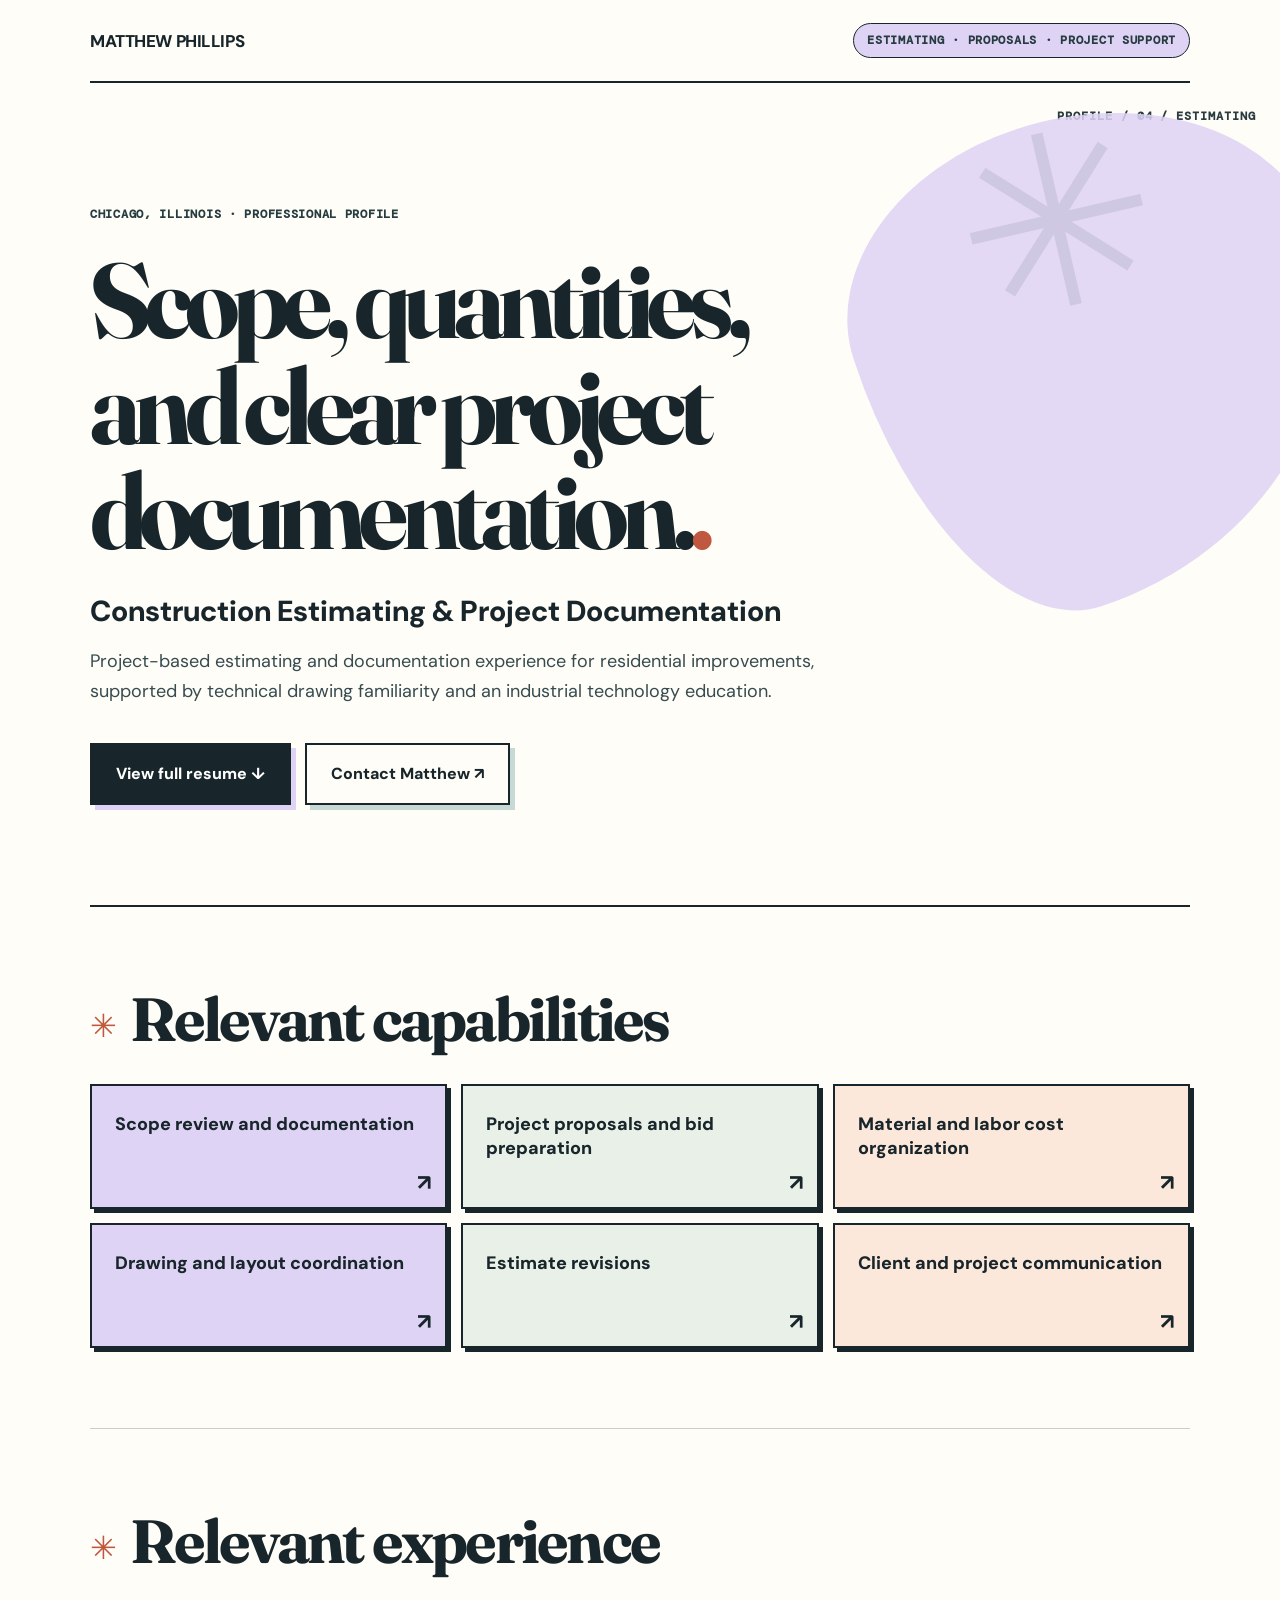
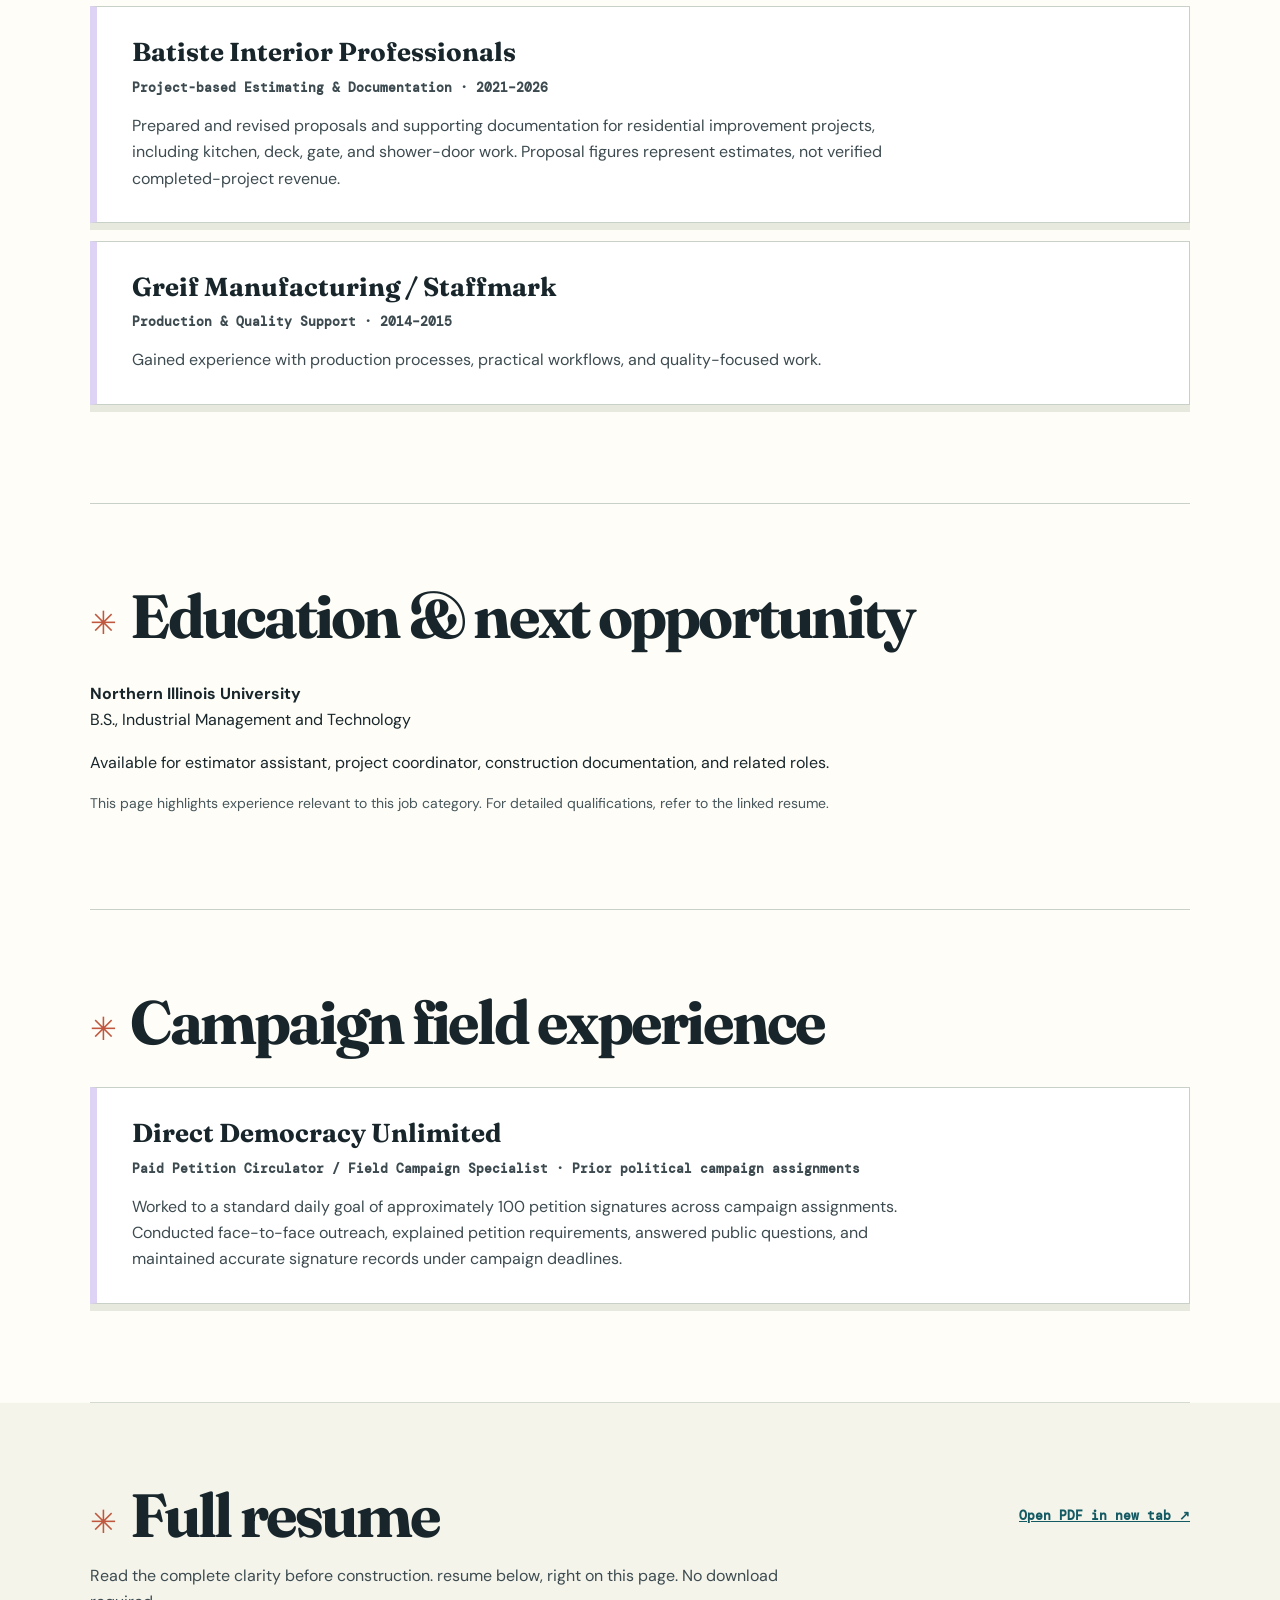
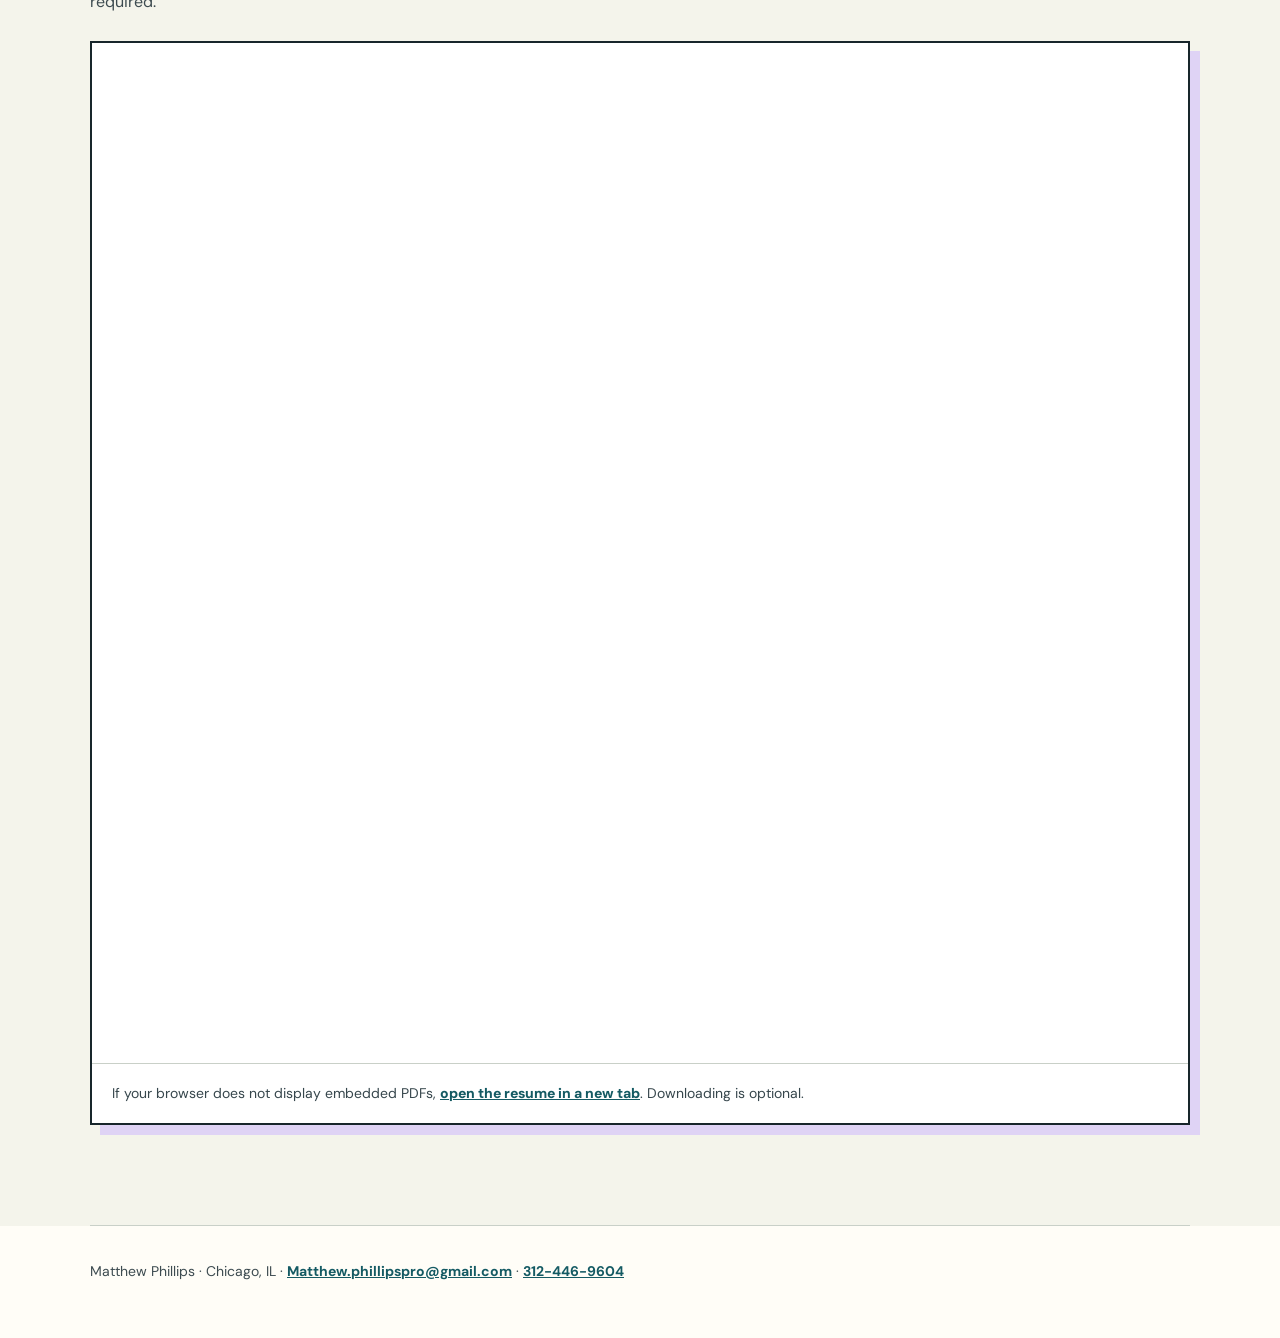
<file: estimating/index.html>
<!doctype html>
<html lang="en"><head><meta charset="utf-8"><meta name="viewport" content="width=device-width, initial-scale=1">
<title>Matthew Phillips | Construction Estimating &amp; Project Documentation</title><meta name="description" content="Project-based estimating and documentation experience for residential improvements, supported by technical drawing familiarity and an industrial technology education."><meta name="robots" content="noindex,nofollow">

<style>@import url('https://fonts.googleapis.com/css2?family=DM+Mono:wght@400;500&family=DM+Sans:wght@400;500;600;700;800&family=Fraunces:opsz,wght,SOFT,WONK@9..144,600,15,1;9..144,700,15,1&display=swap');
:root{color-scheme:light;--ink:#18262b;--muted:#46565b;--accent:#dfd3f5;--paper:#fffdf7;--stroke:#c9d0c8;--soft:#f4f4eb}
*{box-sizing:border-box}html{scroll-behavior:smooth}body{margin:0;background:var(--paper);color:var(--ink);font:16px/1.65 'DM Sans',Arial,sans-serif;overflow-x:hidden}a{color:#124c56}a:focus-visible{outline:3px solid #124c56;outline-offset:3px}.profile-wrap{width:min(1100px,calc(100% - 48px));margin:auto}
.profile-nav{padding:23px 0;border-bottom:2px solid var(--ink);display:flex;justify-content:space-between;align-items:center;gap:18px}.profile-mark{font-weight:800;letter-spacing:-.025em;font-size:17px}.profile-kicker{font:600 12px/1.6 'DM Mono',monospace;letter-spacing:.06em;text-transform:uppercase;color:#263c41}.profile-nav .profile-kicker{padding:7px 13px;background:var(--accent);border:1px solid var(--ink);border-radius:100px}
.profile-hero{position:relative;isolation:isolate;padding:110px 0 100px;border-bottom:2px solid var(--ink)}.profile-hero:before{content:"";position:absolute;z-index:-1;right:-14%;top:30px;width:480px;height:480px;background:var(--accent);border-radius:47% 53% 67% 33% / 35% 40% 60% 65%;transform:rotate(-18deg);opacity:.85}.profile-hero:after{content:"✳";position:absolute;z-index:-1;right:3%;top:2%;font:240px/1 'Fraunces',serif;color:var(--ink);opacity:.09;transform:rotate(-13deg)}
.profile-hero h1{font:700 clamp(54px,8.3vw,111px)/.99 'Fraunces',Georgia,serif;letter-spacing:-.065em;max-width:900px;margin:23px 0 30px;text-wrap:balance}.profile-hero h1:after{content:".";color:#bf583e}.profile-lead{font:800 clamp(19px,2.5vw,29px)/1.25 'DM Sans',sans-serif;max-width:780px;margin:0 0 16px}.profile-intro{max-width:730px;color:#374b50;font-size:18px;position:relative}
.profile-actions{display:flex;gap:14px;flex-wrap:wrap;margin-top:36px}.profile-button{display:inline-flex;align-items:center;justify-content:center;padding:16px 24px;border:2px solid var(--ink);border-radius:0;background:var(--ink);color:#fff;text-decoration:none;font-weight:800;box-shadow:5px 5px 0 var(--accent);transition:transform .2s,box-shadow .2s}.profile-button:hover{transform:translate(3px,3px);box-shadow:2px 2px 0 var(--accent)}.profile-button.secondary{background:var(--paper);color:var(--ink);box-shadow:5px 5px 0 #c6d9d4}
.profile-section{padding:80px 0;border-bottom:1px solid var(--stroke)}.profile-section h2{font:700 clamp(36px,5vw,61px)/1.07 'Fraunces',Georgia,serif;letter-spacing:-.045em;margin:0 0 32px}.profile-section h2:before{content:"✳";font:32px/1 'DM Sans',sans-serif;display:inline-block;margin-right:16px;color:#bf583e;vertical-align:middle}
.profile-skills{display:grid;grid-template-columns:repeat(3,minmax(0,1fr));gap:14px;list-style:none;padding:0;margin:0}.profile-skills li{padding:26px 23px;min-height:125px;border:2px solid var(--ink);background:var(--accent);font-size:18px;line-height:1.35;font-weight:800;position:relative;box-shadow:4px 4px 0 var(--ink)}.profile-skills li:nth-child(3n+2){background:#e8f0e7}.profile-skills li:nth-child(3n){background:#fce7db}.profile-skills li:after{content:"↗";position:absolute;bottom:9px;right:14px;font-size:22px}
.profile-job{margin:0 0 18px;border:1px solid var(--stroke);border-left:7px solid var(--accent);background:#fff;padding:30px 35px;box-shadow:0 7px 0 #e7e9df}.profile-job h3{font:700 26px/1.2 'Fraunces',Georgia,serif;margin:0 0 8px}.profile-job small{display:block;color:#3d4b50;font:600 13px/1.7 'DM Mono',monospace;margin:0 0 14px}.profile-job p{max-width:790px;color:#3d4b50;margin:0}
.profile-note{font-size:14px;color:var(--muted);max-width:760px}.profile-gallery{display:grid;grid-template-columns:repeat(3,1fr);gap:17px}.profile-gallery img{width:100%;height:260px;object-fit:contain;background:#fff;border:2px solid var(--ink);padding:12px;box-shadow:6px 6px 0 var(--accent)}.profile-section p>a{color:#155664;font-weight:700}
.resume-section{padding-bottom:100px;background:var(--soft);box-shadow:0 0 0 100vmax var(--soft);clip-path:inset(0 -100vmax)}.resume-section .resume-intro{color:#3d4b50;max-width:700px;margin:-5px 0 25px}.resume-frame{background:#fff;border:2px solid var(--ink);overflow:hidden;box-shadow:10px 10px 0 var(--accent)}.resume-frame iframe{display:block;width:100%;height:1020px;border:0;background:#fff}.resume-fallback{padding:18px 20px;background:#fff;color:#36464c;font-size:14px;border-top:1px solid var(--stroke)}.resume-fallback a{color:#145a63;font-weight:800}.resume-head{display:flex;justify-content:space-between;align-items:center;gap:15px;flex-wrap:wrap;margin-bottom:20px}.resume-head h2{margin:0}.resume-head a{font:700 13px 'DM Mono',monospace;color:#145a63}
.profile-footer{padding:34px 0 55px;font-size:14px;color:#3d4b50}.profile-footer a{color:#145a63;font-weight:700}
@media(max-width:720px){.profile-wrap{width:calc(100% - 32px)}.profile-nav{align-items:flex-start;flex-direction:column;gap:10px}.profile-hero{padding:75px 0 70px}.profile-hero:before{right:-60%;top:40px;width:380px;height:380px;opacity:.38}.profile-hero:after{font-size:130px}.profile-skills,.profile-gallery{grid-template-columns:1fr}.profile-gallery img{height:290px}.profile-section{padding:54px 0}.profile-job{padding:25px 21px}.resume-frame iframe{height:690px}.profile-button{width:100%}}
@media(prefers-reduced-motion:reduce){html{scroll-behavior:auto}.profile-button{transition:none}}
</style></head><body><div aria-hidden="true" style="position:absolute;right:24px;top:108px;color:#293b40;font:700 12px 'DM Mono',monospace;letter-spacing:.08em">PROFILE / 04 / ESTIMATING</div>
<header class="profile-wrap profile-nav"><span class="profile-mark">MATTHEW PHILLIPS</span><span class="profile-kicker">ESTIMATING · PROPOSALS · PROJECT SUPPORT</span></header>
<main class="profile-wrap"><section class="profile-hero"><p class="profile-kicker">Chicago, Illinois · Professional profile</p><h1>Scope, quantities, and clear project documentation.</h1><p class="profile-lead">Construction Estimating &amp; Project Documentation</p><p class="profile-intro">Project-based estimating and documentation experience for residential improvements, supported by technical drawing familiarity and an industrial technology education.</p>
<div class="profile-actions"><a class="profile-button" href="#resume">View full resume ↓</a><a class="profile-button secondary" href="mailto:Matthew.phillipspro@gmail.com?subject=Employment%20Opportunity">Contact Matthew ↗</a></div></section>
<section class="profile-section"><h2>Relevant capabilities</h2><ul class="profile-skills"><li>Scope review and documentation</li><li>Project proposals and bid preparation</li><li>Material and labor cost organization</li><li>Drawing and layout coordination</li><li>Estimate revisions</li><li>Client and project communication</li></ul></section>
<section class="profile-section"><h2>Relevant experience</h2><article class="profile-job"><h3>Batiste Interior Professionals</h3><small>Project-based Estimating &amp; Documentation · 2021–2026</small><p>Prepared and revised proposals and supporting documentation for residential improvement projects, including kitchen, deck, gate, and shower-door work. Proposal figures represent estimates, not verified completed-project revenue.</p></article><article class="profile-job"><h3>Greif Manufacturing / Staffmark</h3><small>Production &amp; Quality Support · 2014–2015</small><p>Gained experience with production processes, practical workflows, and quality-focused work.</p></article></section>

<section class="profile-section"><h2>Education & next opportunity</h2><p><strong>Northern Illinois University</strong><br>B.S., Industrial Management and Technology</p><p>Available for estimator assistant, project coordinator, construction documentation, and related roles.</p><p class="profile-note">This page highlights experience relevant to this job category. For detailed qualifications, refer to the linked resume.</p></section><section class="profile-section" id="field-outreach"><h2>Campaign field experience</h2><article class="profile-job"><h3>Direct Democracy Unlimited</h3><small>Paid Petition Circulator / Field Campaign Specialist · Prior political campaign assignments</small><p>Worked to a standard daily goal of approximately 100 petition signatures across campaign assignments. Conducted face-to-face outreach, explained petition requirements, answered public questions, and maintained accurate signature records under campaign deadlines.</p></article></section><section class="profile-section resume-section" id="resume"><div class="resume-head"><h2>Full resume</h2><a href="../assets/resume-construction-estimating.pdf" target="_blank" rel="noopener">Open PDF in new tab ↗</a></div><p class="resume-intro">Read the complete clarity before construction. resume below, right on this page. No download required.</p><div class="resume-frame"><iframe title="Matthew Phillips — estimating full resume" src="../assets/resume-construction-estimating.pdf#toolbar=0&navpanes=0&view=FitH" loading="lazy"></iframe><div class="resume-fallback">If your browser does not display embedded PDFs, <a href="../assets/resume-construction-estimating.pdf" target="_blank" rel="noopener">open the resume in a new tab</a>. Downloading is optional.</div></div></section></main>
<footer class="profile-wrap profile-footer">Matthew Phillips · Chicago, IL · <a href="mailto:Matthew.phillipspro@gmail.com">Matthew.phillipspro@gmail.com</a> · <a href="tel:+13124469604">312-446-9604</a></footer></body></html>
</file>
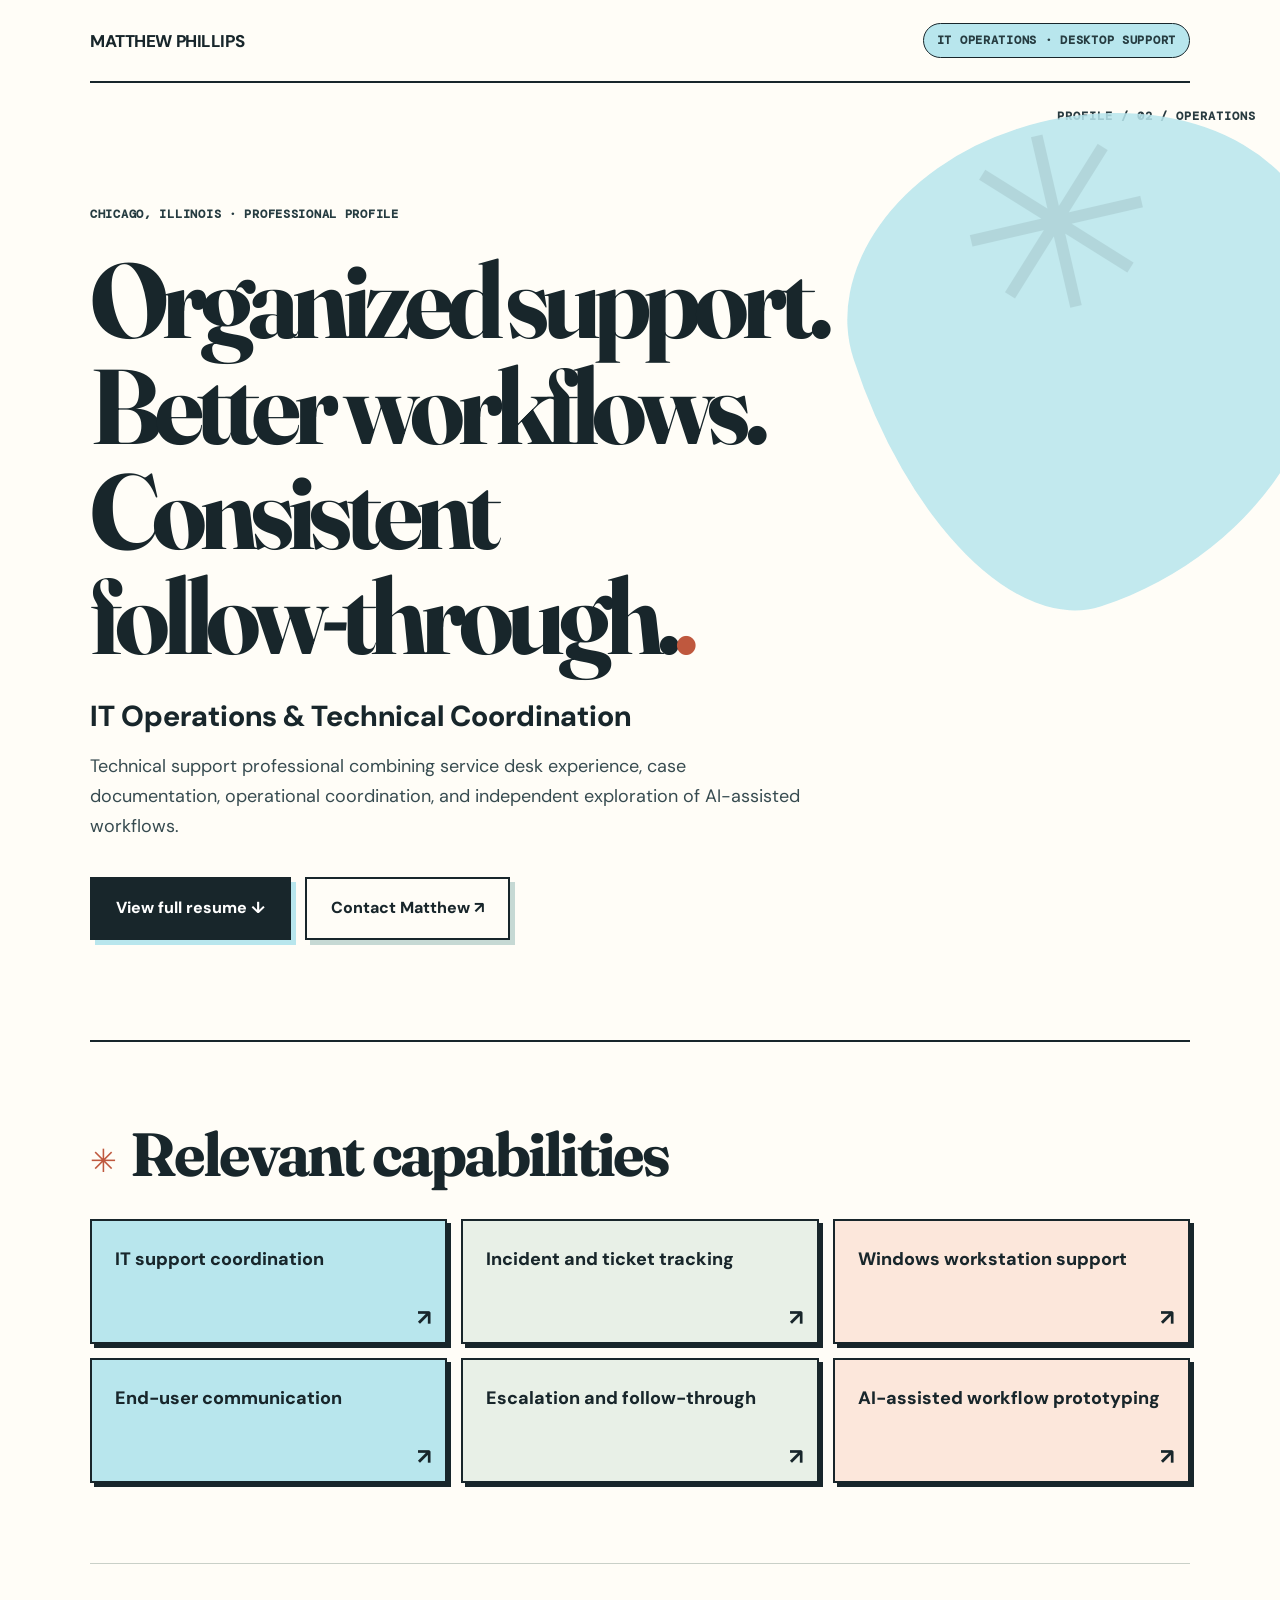
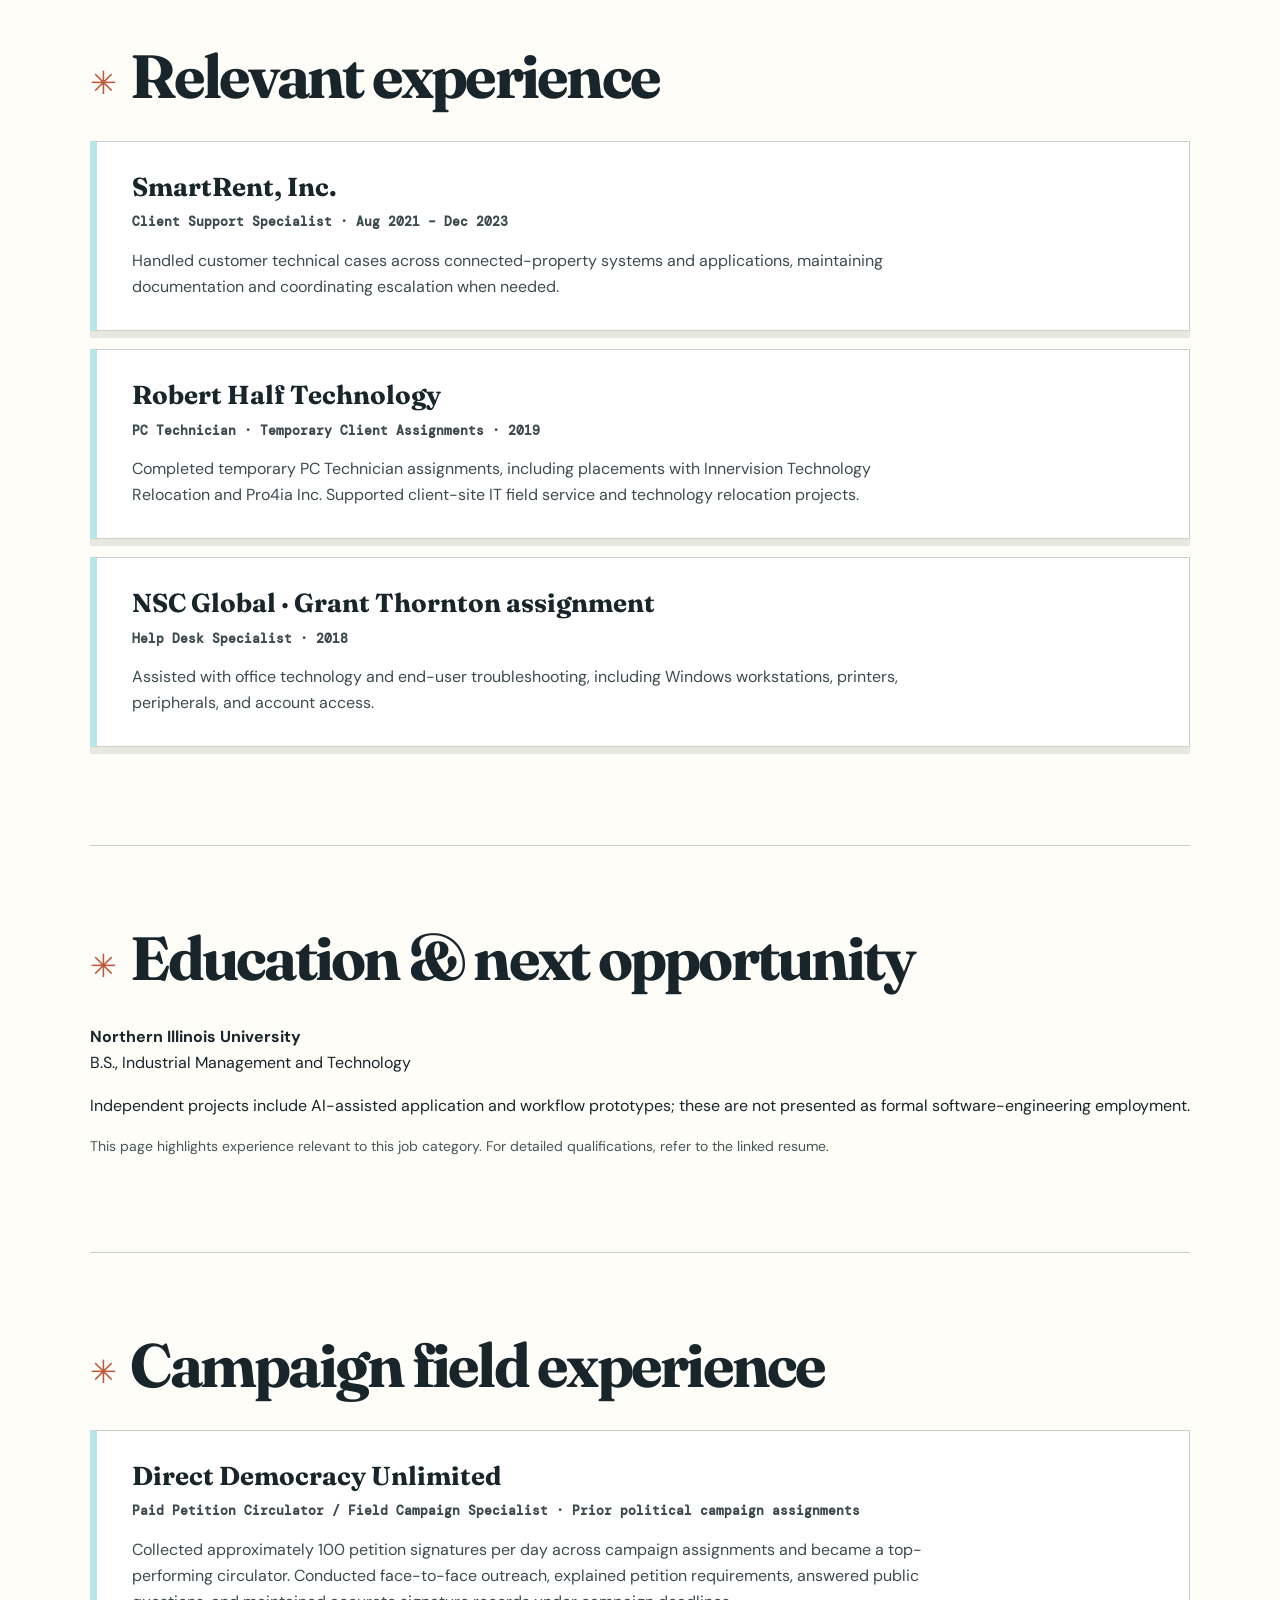
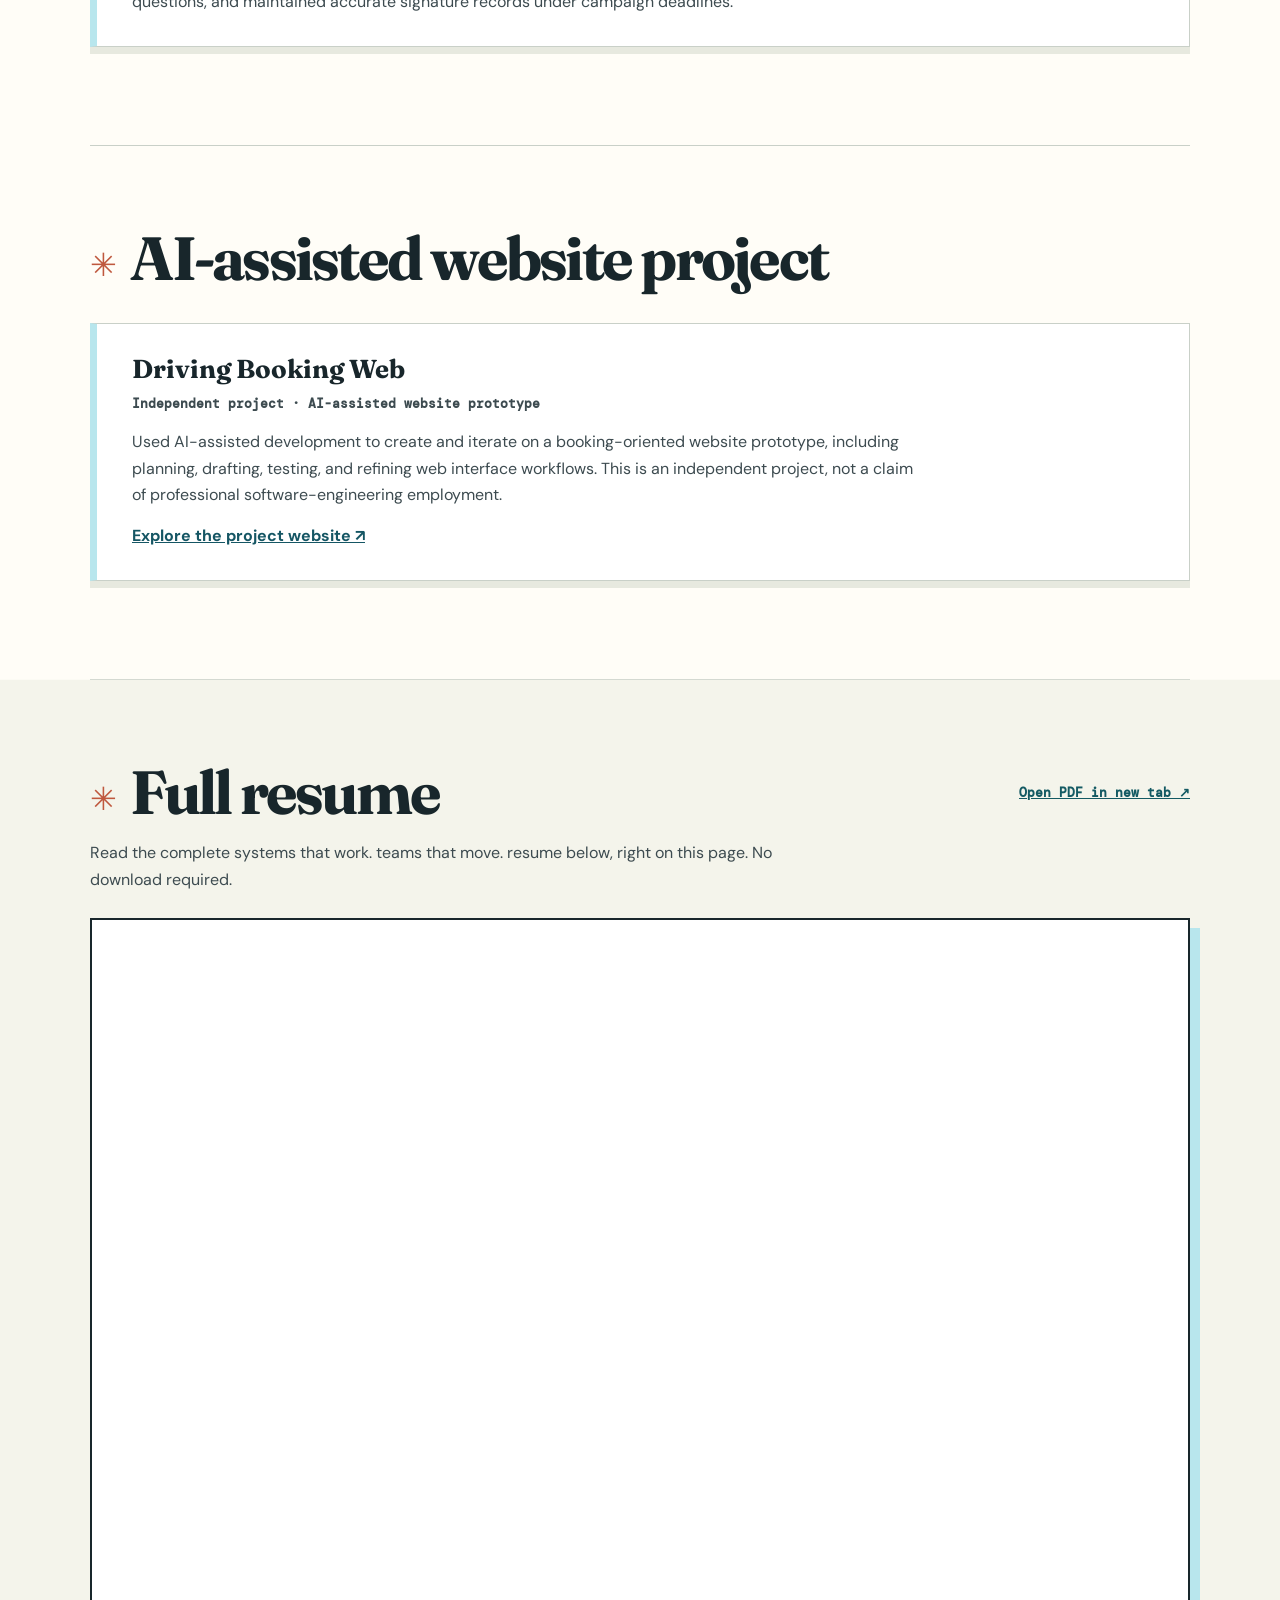
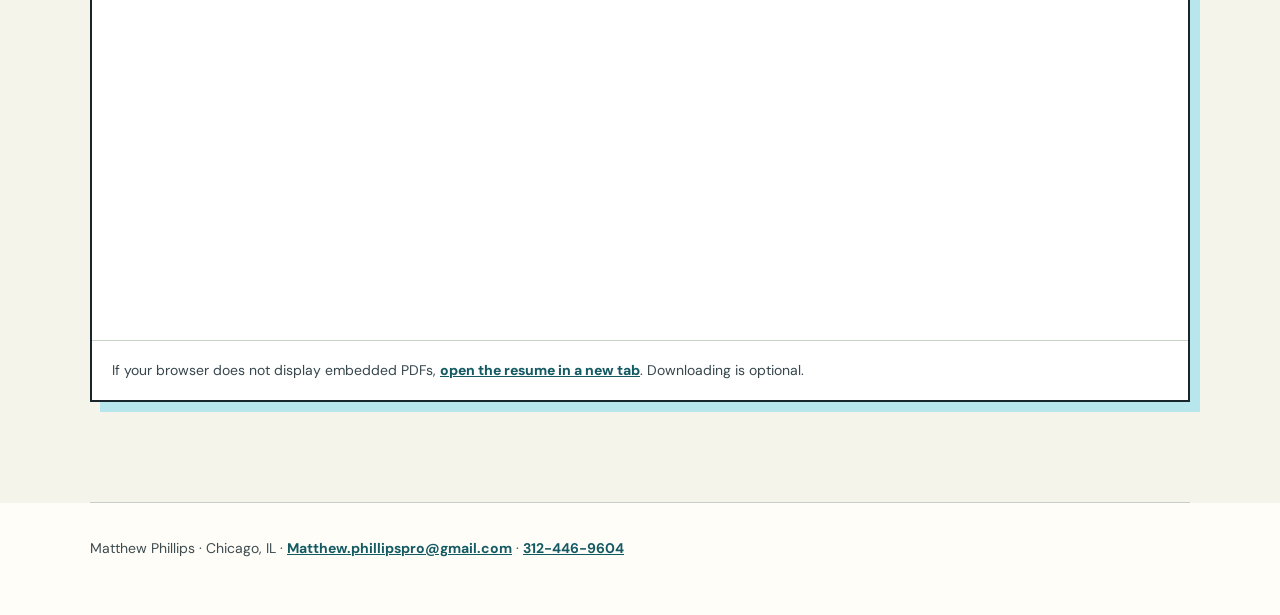
<file: it-operations/index.html>
<!doctype html>
<html lang="en"><head><meta charset="utf-8"><meta name="viewport" content="width=device-width, initial-scale=1">
<title>Matthew Phillips | IT Operations &amp; Technical Coordination</title><meta name="description" content="Technical support professional combining service desk experience, case documentation, operational coordination, and independent exploration of AI-assisted workflows."><meta name="robots" content="noindex,nofollow">

<style>@import url('https://fonts.googleapis.com/css2?family=DM+Mono:wght@400;500&family=DM+Sans:wght@400;500;600;700;800&family=Fraunces:opsz,wght,SOFT,WONK@9..144,600,15,1;9..144,700,15,1&display=swap');
:root{color-scheme:light;--ink:#18262b;--muted:#46565b;--accent:#b8e6ed;--paper:#fffdf7;--stroke:#c9d0c8;--soft:#f4f4eb}
*{box-sizing:border-box}html{scroll-behavior:smooth}body{margin:0;background:var(--paper);color:var(--ink);font:16px/1.65 'DM Sans',Arial,sans-serif;overflow-x:hidden}a{color:#124c56}a:focus-visible{outline:3px solid #124c56;outline-offset:3px}.profile-wrap{width:min(1100px,calc(100% - 48px));margin:auto}
.profile-nav{padding:23px 0;border-bottom:2px solid var(--ink);display:flex;justify-content:space-between;align-items:center;gap:18px}.profile-mark{font-weight:800;letter-spacing:-.025em;font-size:17px}.profile-kicker{font:600 12px/1.6 'DM Mono',monospace;letter-spacing:.06em;text-transform:uppercase;color:#263c41}.profile-nav .profile-kicker{padding:7px 13px;background:var(--accent);border:1px solid var(--ink);border-radius:100px}
.profile-hero{position:relative;isolation:isolate;padding:110px 0 100px;border-bottom:2px solid var(--ink)}.profile-hero:before{content:"";position:absolute;z-index:-1;right:-14%;top:30px;width:480px;height:480px;background:var(--accent);border-radius:47% 53% 67% 33% / 35% 40% 60% 65%;transform:rotate(-18deg);opacity:.85}.profile-hero:after{content:"✳";position:absolute;z-index:-1;right:3%;top:2%;font:240px/1 'Fraunces',serif;color:var(--ink);opacity:.09;transform:rotate(-13deg)}
.profile-hero h1{font:700 clamp(54px,8.3vw,111px)/.99 'Fraunces',Georgia,serif;letter-spacing:-.065em;max-width:900px;margin:23px 0 30px;text-wrap:balance}.profile-hero h1:after{content:".";color:#bf583e}.profile-lead{font:800 clamp(19px,2.5vw,29px)/1.25 'DM Sans',sans-serif;max-width:780px;margin:0 0 16px}.profile-intro{max-width:730px;color:#374b50;font-size:18px;position:relative}
.profile-actions{display:flex;gap:14px;flex-wrap:wrap;margin-top:36px}.profile-button{display:inline-flex;align-items:center;justify-content:center;padding:16px 24px;border:2px solid var(--ink);border-radius:0;background:var(--ink);color:#fff;text-decoration:none;font-weight:800;box-shadow:5px 5px 0 var(--accent);transition:transform .2s,box-shadow .2s}.profile-button:hover{transform:translate(3px,3px);box-shadow:2px 2px 0 var(--accent)}.profile-button.secondary{background:var(--paper);color:var(--ink);box-shadow:5px 5px 0 #c6d9d4}
.profile-section{padding:80px 0;border-bottom:1px solid var(--stroke)}.profile-section h2{font:700 clamp(36px,5vw,61px)/1.07 'Fraunces',Georgia,serif;letter-spacing:-.045em;margin:0 0 32px}.profile-section h2:before{content:"✳";font:32px/1 'DM Sans',sans-serif;display:inline-block;margin-right:16px;color:#bf583e;vertical-align:middle}
.profile-skills{display:grid;grid-template-columns:repeat(3,minmax(0,1fr));gap:14px;list-style:none;padding:0;margin:0}.profile-skills li{padding:26px 23px;min-height:125px;border:2px solid var(--ink);background:var(--accent);font-size:18px;line-height:1.35;font-weight:800;position:relative;box-shadow:4px 4px 0 var(--ink)}.profile-skills li:nth-child(3n+2){background:#e8f0e7}.profile-skills li:nth-child(3n){background:#fce7db}.profile-skills li:after{content:"↗";position:absolute;bottom:9px;right:14px;font-size:22px}
.profile-job{margin:0 0 18px;border:1px solid var(--stroke);border-left:7px solid var(--accent);background:#fff;padding:30px 35px;box-shadow:0 7px 0 #e7e9df}.profile-job h3{font:700 26px/1.2 'Fraunces',Georgia,serif;margin:0 0 8px}.profile-job small{display:block;color:#3d4b50;font:600 13px/1.7 'DM Mono',monospace;margin:0 0 14px}.profile-job p{max-width:790px;color:#3d4b50;margin:0}
.profile-note{font-size:14px;color:var(--muted);max-width:760px}.profile-gallery{display:grid;grid-template-columns:repeat(3,1fr);gap:17px}.profile-gallery img{width:100%;height:260px;object-fit:contain;background:#fff;border:2px solid var(--ink);padding:12px;box-shadow:6px 6px 0 var(--accent)}.profile-section p>a{color:#155664;font-weight:700}
.resume-section{padding-bottom:100px;background:var(--soft);box-shadow:0 0 0 100vmax var(--soft);clip-path:inset(0 -100vmax)}.resume-section .resume-intro{color:#3d4b50;max-width:700px;margin:-5px 0 25px}.resume-frame{background:#fff;border:2px solid var(--ink);overflow:hidden;box-shadow:10px 10px 0 var(--accent)}.resume-frame iframe{display:block;width:100%;height:1020px;border:0;background:#fff}.resume-fallback{padding:18px 20px;background:#fff;color:#36464c;font-size:14px;border-top:1px solid var(--stroke)}.resume-fallback a{color:#145a63;font-weight:800}.resume-head{display:flex;justify-content:space-between;align-items:center;gap:15px;flex-wrap:wrap;margin-bottom:20px}.resume-head h2{margin:0}.resume-head a{font:700 13px 'DM Mono',monospace;color:#145a63}
.profile-footer{padding:34px 0 55px;font-size:14px;color:#3d4b50}.profile-footer a{color:#145a63;font-weight:700}
@media(max-width:720px){.profile-wrap{width:calc(100% - 32px)}.profile-nav{align-items:flex-start;flex-direction:column;gap:10px}.profile-hero{padding:75px 0 70px}.profile-hero:before{right:-60%;top:40px;width:380px;height:380px;opacity:.38}.profile-hero:after{font-size:130px}.profile-skills,.profile-gallery{grid-template-columns:1fr}.profile-gallery img{height:290px}.profile-section{padding:54px 0}.profile-job{padding:25px 21px}.resume-frame iframe{height:690px}.profile-button{width:100%}}
@media(prefers-reduced-motion:reduce){html{scroll-behavior:auto}.profile-button{transition:none}}
</style></head><body><div aria-hidden="true" style="position:absolute;right:24px;top:108px;color:#293b40;font:700 12px 'DM Mono',monospace;letter-spacing:.08em">PROFILE / 02 / OPERATIONS</div>
<header class="profile-wrap profile-nav"><span class="profile-mark">MATTHEW PHILLIPS</span><span class="profile-kicker">IT OPERATIONS · DESKTOP SUPPORT</span></header>
<main class="profile-wrap"><section class="profile-hero"><p class="profile-kicker">Chicago, Illinois · Professional profile</p><h1>Organized support. Better workflows. Consistent follow-through.</h1><p class="profile-lead">IT Operations &amp; Technical Coordination</p><p class="profile-intro">Technical support professional combining service desk experience, case documentation, operational coordination, and independent exploration of AI-assisted workflows.</p>
<div class="profile-actions"><a class="profile-button" href="#resume">View full resume ↓</a><a class="profile-button secondary" href="mailto:Matthew.phillipspro@gmail.com?subject=Employment%20Opportunity">Contact Matthew ↗</a></div></section>
<section class="profile-section"><h2>Relevant capabilities</h2><ul class="profile-skills"><li>IT support coordination</li><li>Incident and ticket tracking</li><li>Windows workstation support</li><li>End-user communication</li><li>Escalation and follow-through</li><li>AI-assisted workflow prototyping</li></ul></section>
<section class="profile-section"><h2>Relevant experience</h2><article class="profile-job"><h3>SmartRent, Inc.</h3><small>Client Support Specialist · Aug 2021 – Dec 2023</small><p>Handled customer technical cases across connected-property systems and applications, maintaining documentation and coordinating escalation when needed.</p></article><article class="profile-job"><h3>Robert Half Technology</h3><small>PC Technician · Temporary Client Assignments · 2019</small><p>Completed temporary PC Technician assignments, including placements with Innervision Technology Relocation and Pro4ia Inc. Supported client-site IT field service and technology relocation projects.</p></article><article class="profile-job"><h3>NSC Global · Grant Thornton assignment</h3><small>Help Desk Specialist · 2018</small><p>Assisted with office technology and end-user troubleshooting, including Windows workstations, printers, peripherals, and account access.</p></article></section>

<section class="profile-section"><h2>Education & next opportunity</h2><p><strong>Northern Illinois University</strong><br>B.S., Industrial Management and Technology</p><p>Independent projects include AI-assisted application and workflow prototypes; these are not presented as formal software-engineering employment.</p><p class="profile-note">This page highlights experience relevant to this job category. For detailed qualifications, refer to the linked resume.</p></section><section class="profile-section" id="field-outreach"><h2>Campaign field experience</h2><article class="profile-job"><h3>Direct Democracy Unlimited</h3><small>Paid Petition Circulator / Field Campaign Specialist · Prior political campaign assignments</small><p>Collected approximately 100 petition signatures per day across campaign assignments and became a top-performing circulator. Conducted face-to-face outreach, explained petition requirements, answered public questions, and maintained accurate signature records under campaign deadlines.</p></article></section><section class="profile-section" id="ai-project"><h2>AI-assisted website project</h2><article class="profile-job"><h3>Driving Booking Web</h3><small>Independent project · AI-assisted website prototype</small><p>Used AI-assisted development to create and iterate on a booking-oriented website prototype, including planning, drafting, testing, and refining web interface workflows. This is an independent project, not a claim of professional software-engineering employment.</p><p style="margin-top:15px"><a href="https://driving-booking-web.vercel.app/" target="_blank" rel="noopener noreferrer">Explore the project website ↗</a></p></article></section><section class="profile-section resume-section" id="resume"><div class="resume-head"><h2>Full resume</h2><a href="../assets/resume-it-operations.pdf" target="_blank" rel="noopener">Open PDF in new tab ↗</a></div><p class="resume-intro">Read the complete systems that work. teams that move. resume below, right on this page. No download required.</p><div class="resume-frame"><iframe title="Matthew Phillips — it operations full resume" src="../assets/resume-it-operations.pdf#toolbar=0&navpanes=0&view=FitH" loading="lazy"></iframe><div class="resume-fallback">If your browser does not display embedded PDFs, <a href="../assets/resume-it-operations.pdf" target="_blank" rel="noopener">open the resume in a new tab</a>. Downloading is optional.</div></div></section></main>
<footer class="profile-wrap profile-footer">Matthew Phillips · Chicago, IL · <a href="mailto:Matthew.phillipspro@gmail.com">Matthew.phillipspro@gmail.com</a> · <a href="tel:+13124469604">312-446-9604</a></footer></body></html>
</file>
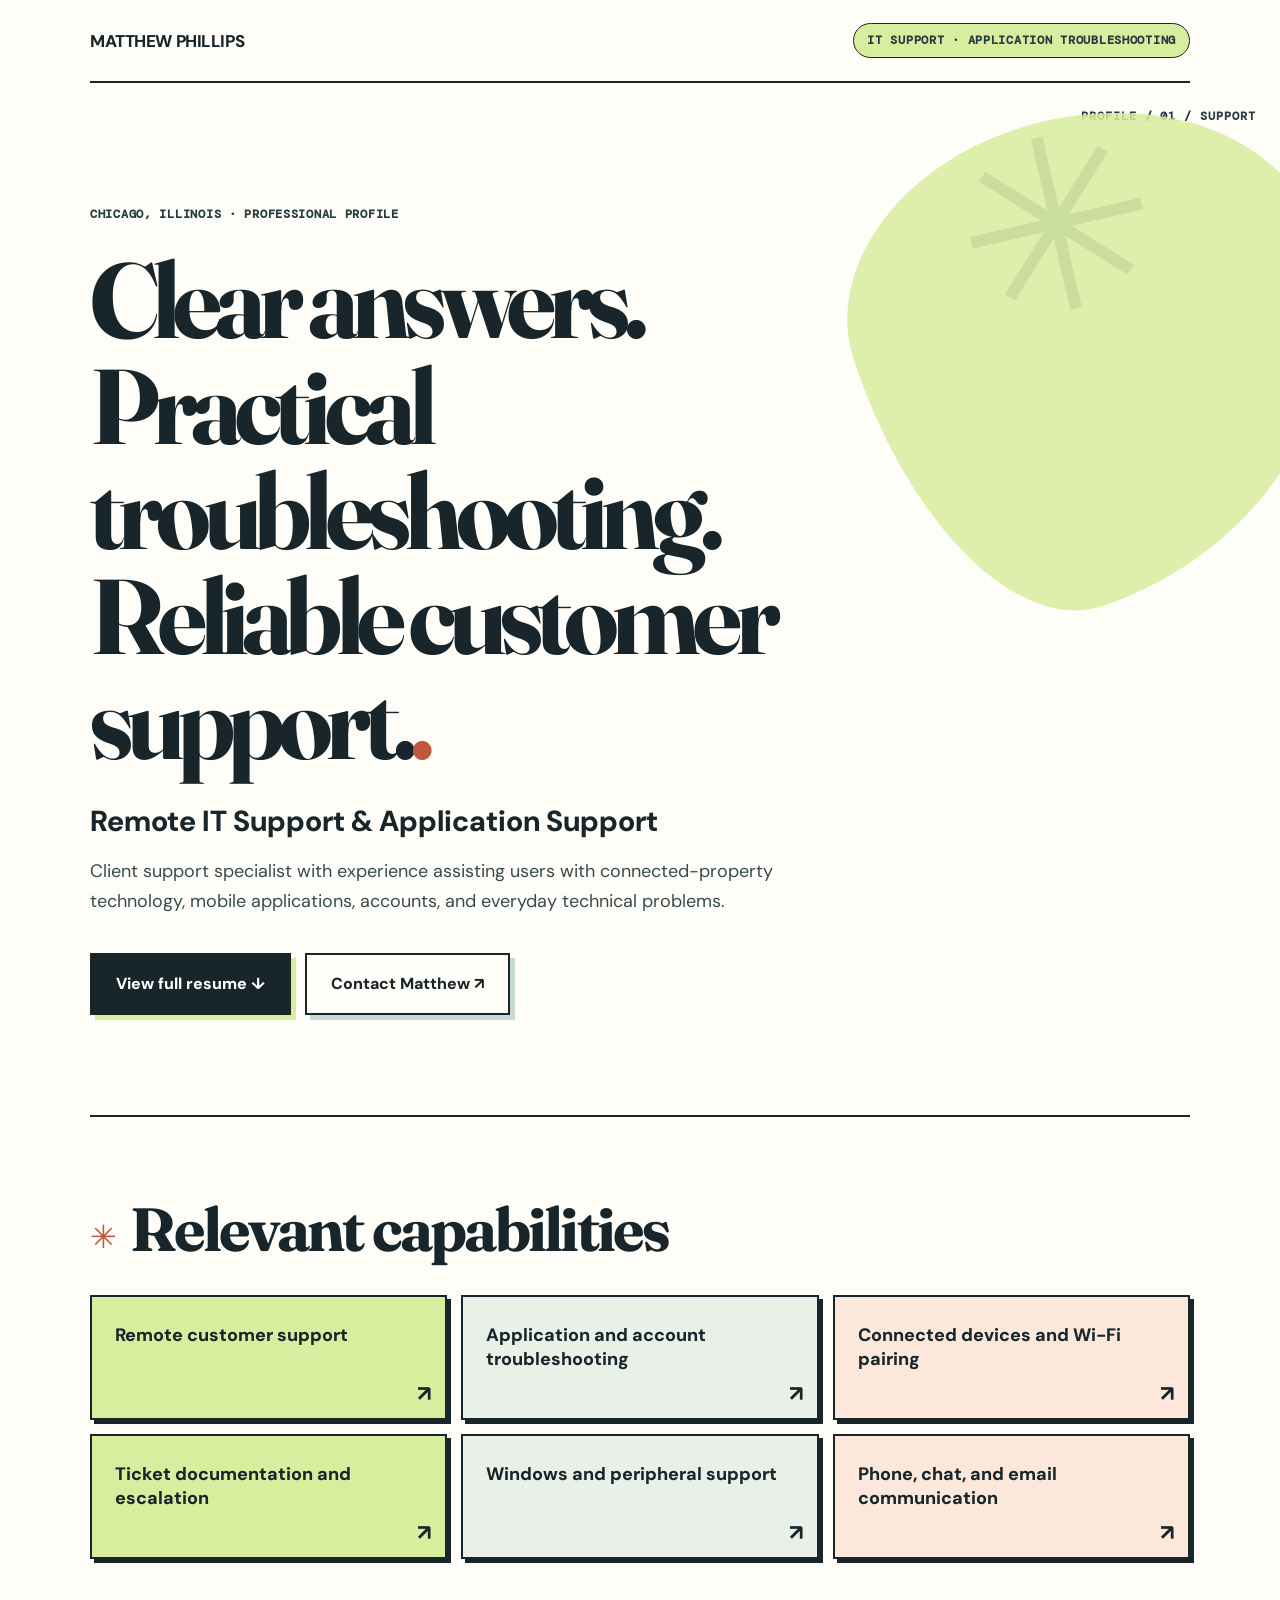
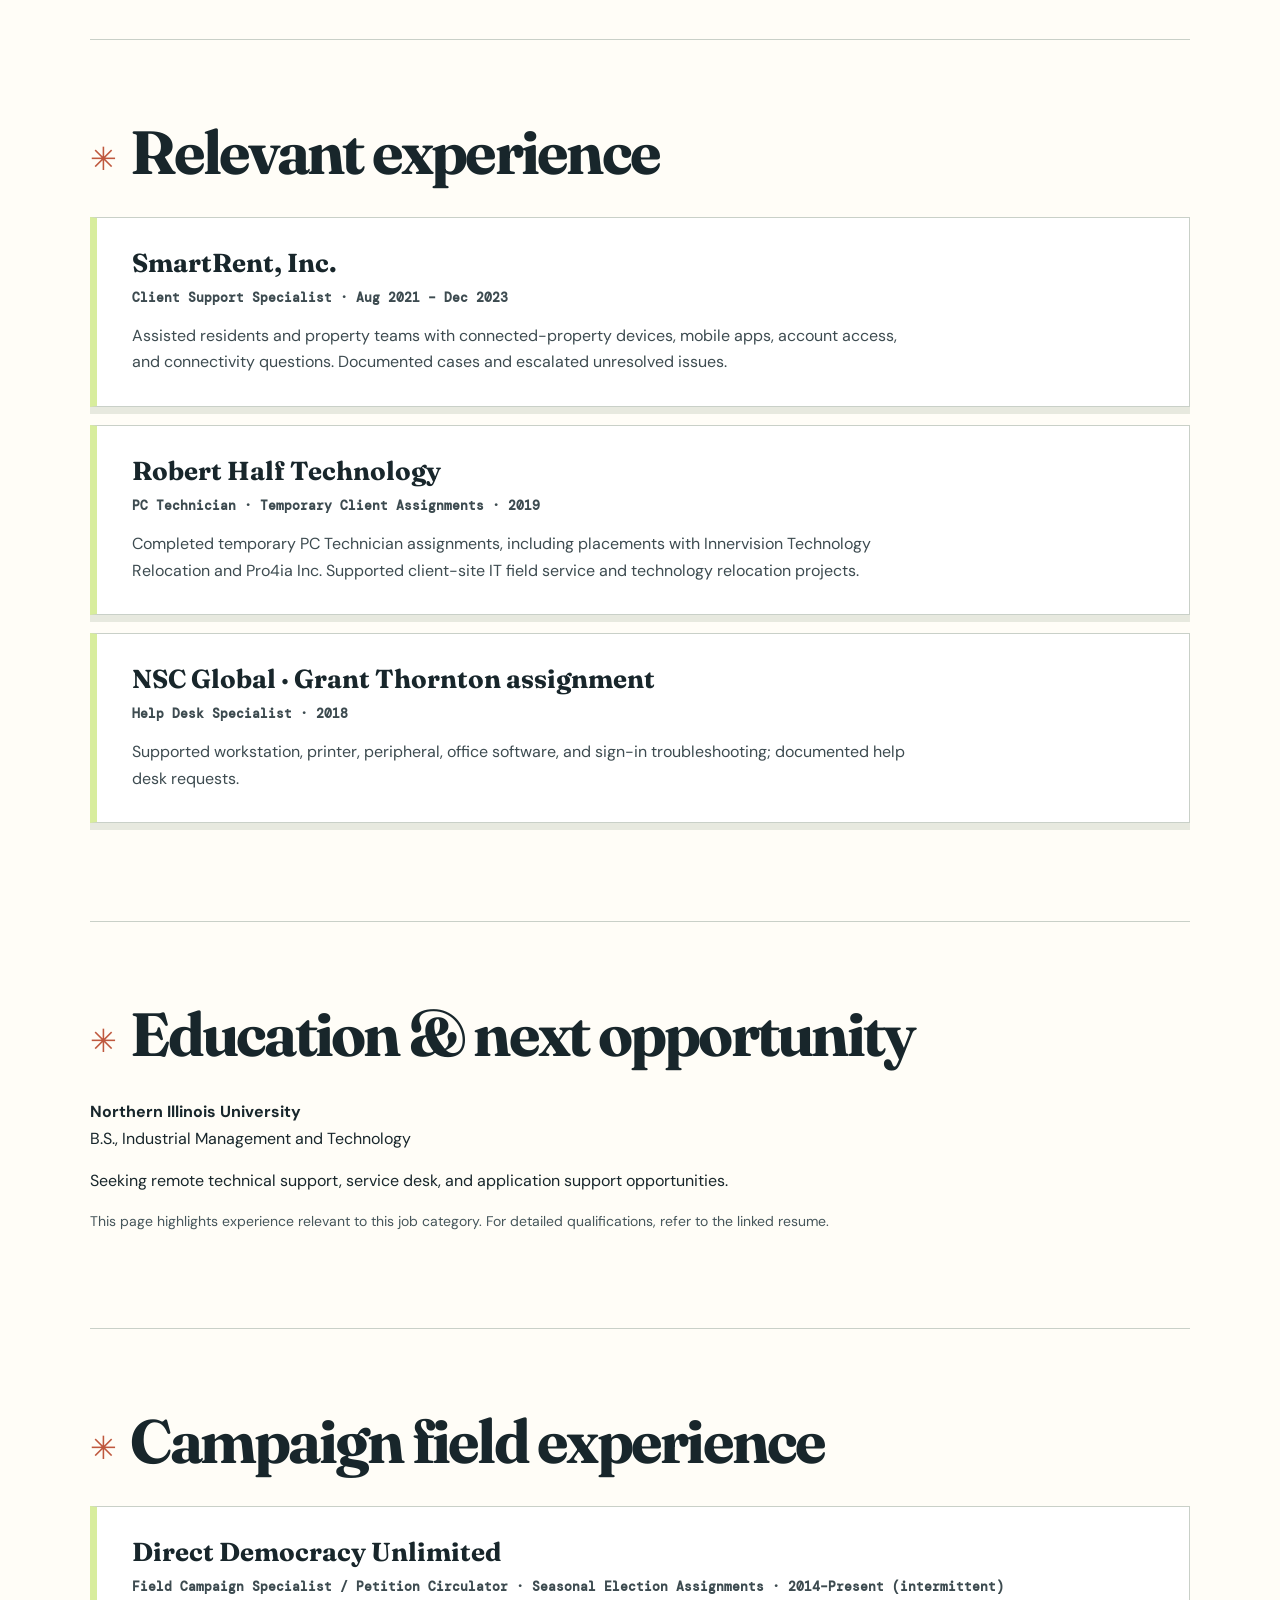
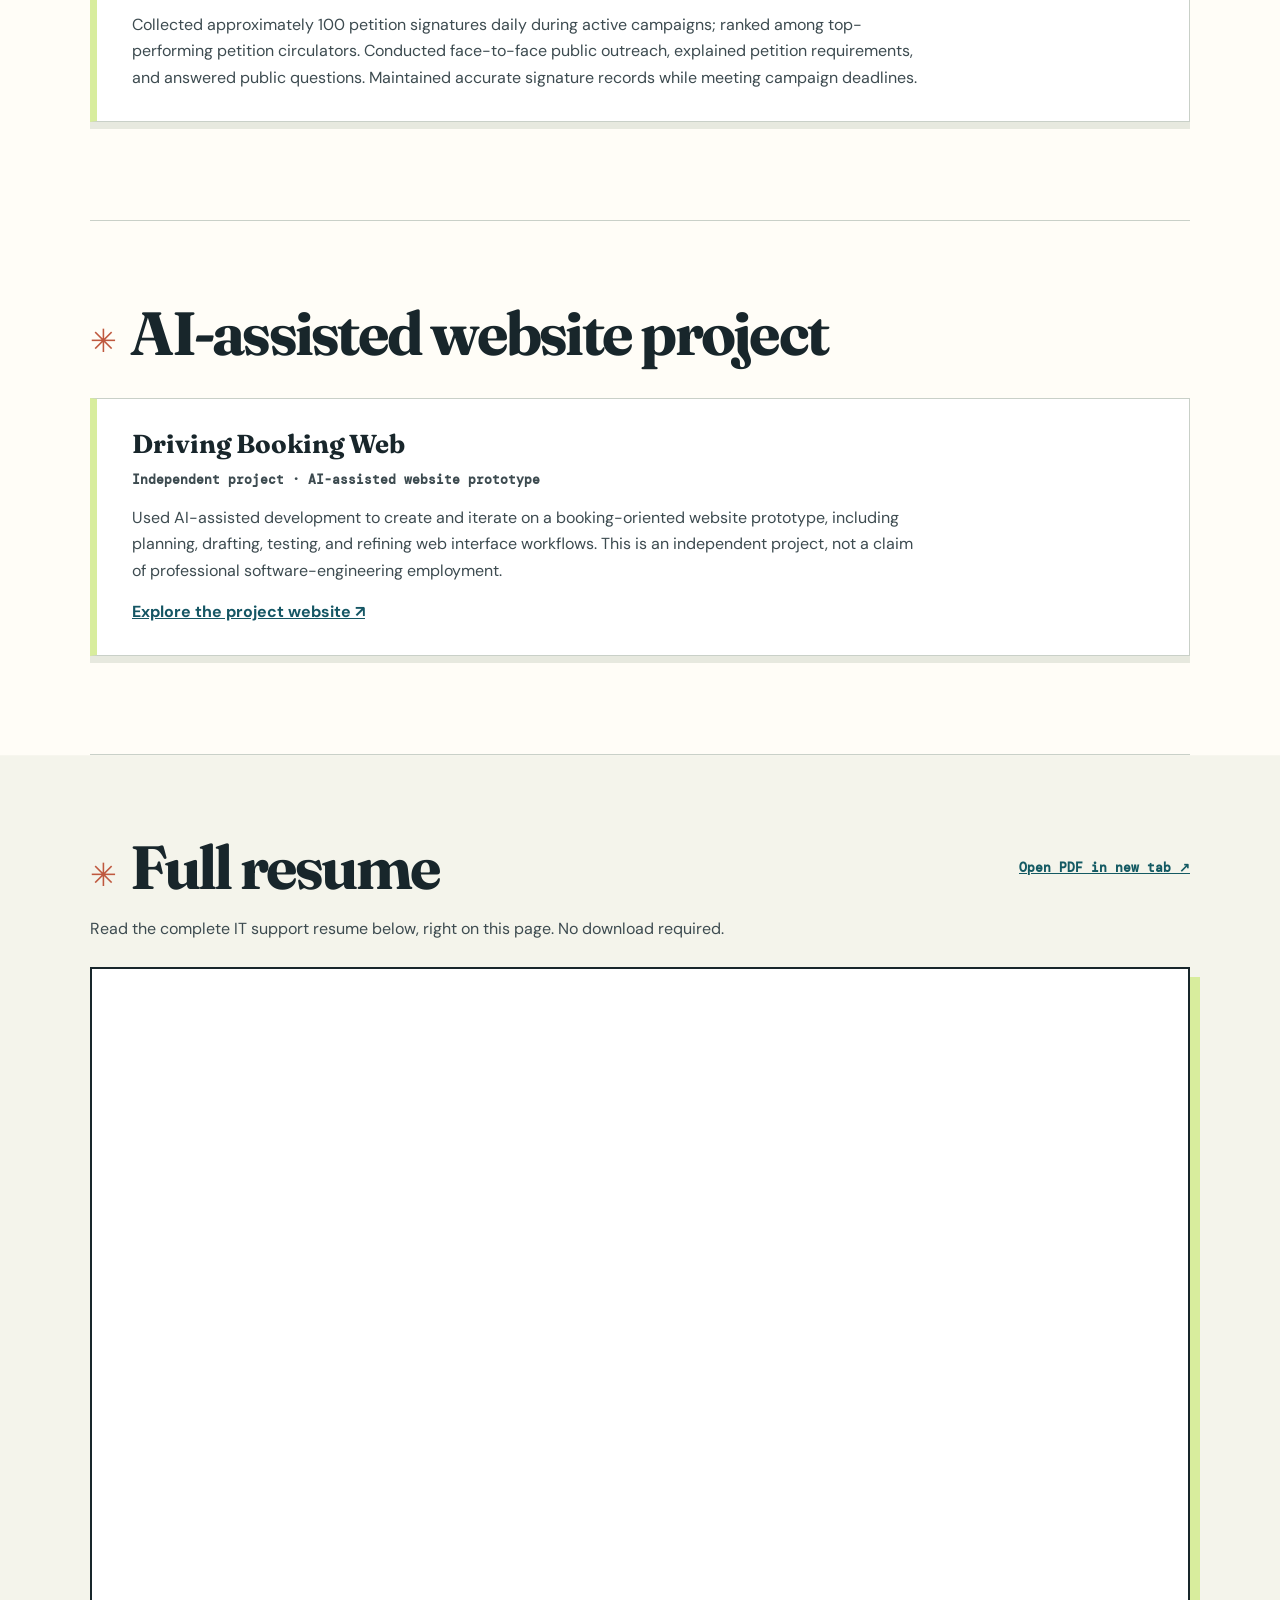
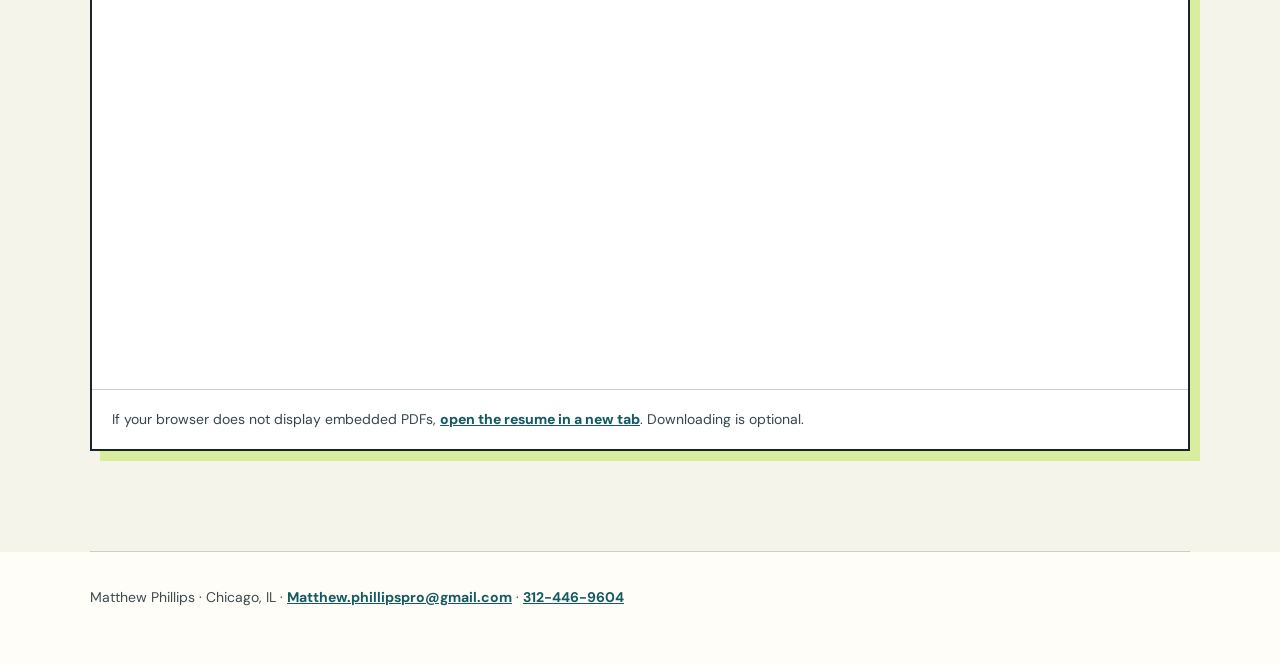
<file: it-support/index.html>
<!doctype html>
<html lang="en"><head><meta charset="utf-8"><meta name="viewport" content="width=device-width, initial-scale=1">
<title>Matthew Phillips | Remote IT Support &amp; Application Support</title><meta name="description" content="Client support specialist with experience assisting users with connected-property technology, mobile applications, accounts, and everyday technical problems."><meta name="robots" content="noindex,nofollow">

<style>@import url('https://fonts.googleapis.com/css2?family=DM+Mono:wght@400;500&family=DM+Sans:wght@400;500;600;700;800&family=Fraunces:opsz,wght,SOFT,WONK@9..144,600,15,1;9..144,700,15,1&display=swap');
:root{color-scheme:light;--ink:#18262b;--muted:#46565b;--accent:#d8ed9d;--paper:#fffdf7;--stroke:#c9d0c8;--soft:#f4f4eb}
*{box-sizing:border-box}html{scroll-behavior:smooth}body{margin:0;background:var(--paper);color:var(--ink);font:16px/1.65 'DM Sans',Arial,sans-serif;overflow-x:hidden}a{color:#124c56}a:focus-visible{outline:3px solid #124c56;outline-offset:3px}.profile-wrap{width:min(1100px,calc(100% - 48px));margin:auto}
.profile-nav{padding:23px 0;border-bottom:2px solid var(--ink);display:flex;justify-content:space-between;align-items:center;gap:18px}.profile-mark{font-weight:800;letter-spacing:-.025em;font-size:17px}.profile-kicker{font:600 12px/1.6 'DM Mono',monospace;letter-spacing:.06em;text-transform:uppercase;color:#263c41}.profile-nav .profile-kicker{padding:7px 13px;background:var(--accent);border:1px solid var(--ink);border-radius:100px}
.profile-hero{position:relative;isolation:isolate;padding:110px 0 100px;border-bottom:2px solid var(--ink)}.profile-hero:before{content:"";position:absolute;z-index:-1;right:-14%;top:30px;width:480px;height:480px;background:var(--accent);border-radius:47% 53% 67% 33% / 35% 40% 60% 65%;transform:rotate(-18deg);opacity:.85}.profile-hero:after{content:"✳";position:absolute;z-index:-1;right:3%;top:2%;font:240px/1 'Fraunces',serif;color:var(--ink);opacity:.09;transform:rotate(-13deg)}
.profile-hero h1{font:700 clamp(54px,8.3vw,111px)/.99 'Fraunces',Georgia,serif;letter-spacing:-.065em;max-width:900px;margin:23px 0 30px;text-wrap:balance}.profile-hero h1:after{content:".";color:#bf583e}.profile-lead{font:800 clamp(19px,2.5vw,29px)/1.25 'DM Sans',sans-serif;max-width:780px;margin:0 0 16px}.profile-intro{max-width:730px;color:#374b50;font-size:18px;position:relative}
.profile-actions{display:flex;gap:14px;flex-wrap:wrap;margin-top:36px}.profile-button{display:inline-flex;align-items:center;justify-content:center;padding:16px 24px;border:2px solid var(--ink);border-radius:0;background:var(--ink);color:#fff;text-decoration:none;font-weight:800;box-shadow:5px 5px 0 var(--accent);transition:transform .2s,box-shadow .2s}.profile-button:hover{transform:translate(3px,3px);box-shadow:2px 2px 0 var(--accent)}.profile-button.secondary{background:var(--paper);color:var(--ink);box-shadow:5px 5px 0 #c6d9d4}
.profile-section{padding:80px 0;border-bottom:1px solid var(--stroke)}.profile-section h2{font:700 clamp(36px,5vw,61px)/1.07 'Fraunces',Georgia,serif;letter-spacing:-.045em;margin:0 0 32px}.profile-section h2:before{content:"✳";font:32px/1 'DM Sans',sans-serif;display:inline-block;margin-right:16px;color:#bf583e;vertical-align:middle}
.profile-skills{display:grid;grid-template-columns:repeat(3,minmax(0,1fr));gap:14px;list-style:none;padding:0;margin:0}.profile-skills li{padding:26px 23px;min-height:125px;border:2px solid var(--ink);background:var(--accent);font-size:18px;line-height:1.35;font-weight:800;position:relative;box-shadow:4px 4px 0 var(--ink)}.profile-skills li:nth-child(3n+2){background:#e8f0e7}.profile-skills li:nth-child(3n){background:#fce7db}.profile-skills li:after{content:"↗";position:absolute;bottom:9px;right:14px;font-size:22px}
.profile-job{margin:0 0 18px;border:1px solid var(--stroke);border-left:7px solid var(--accent);background:#fff;padding:30px 35px;box-shadow:0 7px 0 #e7e9df}.profile-job h3{font:700 26px/1.2 'Fraunces',Georgia,serif;margin:0 0 8px}.profile-job small{display:block;color:#3d4b50;font:600 13px/1.7 'DM Mono',monospace;margin:0 0 14px}.profile-job p{max-width:790px;color:#3d4b50;margin:0}
.profile-note{font-size:14px;color:var(--muted);max-width:760px}.profile-gallery{display:grid;grid-template-columns:repeat(3,1fr);gap:17px}.profile-gallery img{width:100%;height:260px;object-fit:contain;background:#fff;border:2px solid var(--ink);padding:12px;box-shadow:6px 6px 0 var(--accent)}.profile-section p>a{color:#155664;font-weight:700}
.resume-section{padding-bottom:100px;background:var(--soft);box-shadow:0 0 0 100vmax var(--soft);clip-path:inset(0 -100vmax)}.resume-section .resume-intro{color:#3d4b50;max-width:700px;margin:-5px 0 25px}.resume-frame{background:#fff;border:2px solid var(--ink);overflow:hidden;box-shadow:10px 10px 0 var(--accent)}.resume-frame iframe{display:block;width:100%;height:1020px;border:0;background:#fff}.resume-fallback{padding:18px 20px;background:#fff;color:#36464c;font-size:14px;border-top:1px solid var(--stroke)}.resume-fallback a{color:#145a63;font-weight:800}.resume-head{display:flex;justify-content:space-between;align-items:center;gap:15px;flex-wrap:wrap;margin-bottom:20px}.resume-head h2{margin:0}.resume-head a{font:700 13px 'DM Mono',monospace;color:#145a63}
.profile-footer{padding:34px 0 55px;font-size:14px;color:#3d4b50}.profile-footer a{color:#145a63;font-weight:700}
@media(max-width:720px){.profile-wrap{width:calc(100% - 32px)}.profile-nav{align-items:flex-start;flex-direction:column;gap:10px}.profile-hero{padding:75px 0 70px}.profile-hero:before{right:-60%;top:40px;width:380px;height:380px;opacity:.38}.profile-hero:after{font-size:130px}.profile-skills,.profile-gallery{grid-template-columns:1fr}.profile-gallery img{height:290px}.profile-section{padding:54px 0}.profile-job{padding:25px 21px}.resume-frame iframe{height:690px}.profile-button{width:100%}}
@media(prefers-reduced-motion:reduce){html{scroll-behavior:auto}.profile-button{transition:none}}
</style></head><body><div aria-hidden="true" style="position:absolute;right:24px;top:108px;color:#293b40;font:700 12px 'DM Mono',monospace;letter-spacing:.08em">PROFILE / 01 / SUPPORT</div>
<header class="profile-wrap profile-nav"><span class="profile-mark">MATTHEW PHILLIPS</span><span class="profile-kicker">IT SUPPORT · APPLICATION TROUBLESHOOTING</span></header>
<main class="profile-wrap"><section class="profile-hero"><p class="profile-kicker">Chicago, Illinois · Professional profile</p><h1>Clear answers. Practical troubleshooting. Reliable customer support.</h1><p class="profile-lead">Remote IT Support &amp; Application Support</p><p class="profile-intro">Client support specialist with experience assisting users with connected-property technology, mobile applications, accounts, and everyday technical problems.</p>
<div class="profile-actions"><a class="profile-button" href="#resume">View full resume ↓</a><a class="profile-button secondary" href="mailto:Matthew.phillipspro@gmail.com?subject=Employment%20Opportunity">Contact Matthew ↗</a></div></section>
<section class="profile-section"><h2>Relevant capabilities</h2><ul class="profile-skills"><li>Remote customer support</li><li>Application and account troubleshooting</li><li>Connected devices and Wi-Fi pairing</li><li>Ticket documentation and escalation</li><li>Windows and peripheral support</li><li>Phone, chat, and email communication</li></ul></section>
<section class="profile-section"><h2>Relevant experience</h2><article class="profile-job"><h3>SmartRent, Inc.</h3><small>Client Support Specialist · Aug 2021 – Dec 2023</small><p>Assisted residents and property teams with connected-property devices, mobile apps, account access, and connectivity questions. Documented cases and escalated unresolved issues.</p></article><article class="profile-job"><h3>Robert Half Technology</h3><small>PC Technician · Temporary Client Assignments · 2019</small><p>Completed temporary PC Technician assignments, including placements with Innervision Technology Relocation and Pro4ia Inc. Supported client-site IT field service and technology relocation projects.</p></article><article class="profile-job"><h3>NSC Global · Grant Thornton assignment</h3><small>Help Desk Specialist · 2018</small><p>Supported workstation, printer, peripheral, office software, and sign-in troubleshooting; documented help desk requests.</p></article></section>

<section class="profile-section"><h2>Education & next opportunity</h2><p><strong>Northern Illinois University</strong><br>B.S., Industrial Management and Technology</p><p>Seeking remote technical support, service desk, and application support opportunities.</p><p class="profile-note">This page highlights experience relevant to this job category. For detailed qualifications, refer to the linked resume.</p></section><section class="profile-section" id="field-outreach"><h2>Campaign field experience</h2><article class="profile-job"><h3>Direct Democracy Unlimited</h3><small>Field Campaign Specialist / Petition Circulator · Seasonal Election Assignments · 2014–Present (intermittent)</small><p>Collected approximately 100 petition signatures daily during active campaigns; ranked among top-performing petition circulators. Conducted face-to-face public outreach, explained petition requirements, and answered public questions. Maintained accurate signature records while meeting campaign deadlines.</p></article></section><section class="profile-section" id="ai-project"><h2>AI-assisted website project</h2><article class="profile-job"><h3>Driving Booking Web</h3><small>Independent project · AI-assisted website prototype</small><p>Used AI-assisted development to create and iterate on a booking-oriented website prototype, including planning, drafting, testing, and refining web interface workflows. This is an independent project, not a claim of professional software-engineering employment.</p><p style="margin-top:15px"><a href="https://driving-booking-web.vercel.app/" target="_blank" rel="noopener noreferrer">Explore the project website ↗</a></p></article></section><section class="profile-section resume-section" id="resume"><div class="resume-head"><h2>Full resume</h2><a href="../assets/resume-it-support.pdf" target="_blank" rel="noopener">Open PDF in new tab ↗</a></div><p class="resume-intro">Read the complete IT support resume below, right on this page. No download required.</p><div class="resume-frame"><iframe title="Matthew Phillips — it support full resume" src="../assets/resume-it-support.pdf#toolbar=0&navpanes=0&view=FitH" loading="lazy"></iframe><div class="resume-fallback">If your browser does not display embedded PDFs, <a href="../assets/resume-it-support.pdf" target="_blank" rel="noopener">open the resume in a new tab</a>. Downloading is optional.</div></div></section></main>
<footer class="profile-wrap profile-footer">Matthew Phillips · Chicago, IL · <a href="mailto:Matthew.phillipspro@gmail.com">Matthew.phillipspro@gmail.com</a> · <a href="tel:+13124469604">312-446-9604</a></footer></body></html>
</file>
<file: styles.css>
/* ==========================================================
   Matthew Phillips — Technical Portfolio
   Drafting-table aesthetic: vellum paper, blueprint ink, red pencil.
   ========================================================== */
:root{
  --paper:#f4f0e6;
  --vellum:#ece6d8;
  --ink:#14202e;
  --ink-2:#3d4a59;
  --muted:#6b7480;
  --rule:rgba(20,32,46,.14);
  --rule-strong:rgba(20,32,46,.32);
  --blue:#0f2742;
  --blue-2:#163556;
  --line:#b9dcff;
  --line-dim:rgba(185,220,255,.55);
  --red:#e2572e;
  --red-ink:#c2431d;
  --serif:'Instrument Serif',Georgia,'Times New Roman',serif;
  --sans:'Manrope',system-ui,-apple-system,'Segoe UI',sans-serif;
  --mono:'JetBrains Mono',ui-monospace,SFMono-Regular,Menlo,monospace;
  --ease:cubic-bezier(.2,.7,.2,1);
  --gutter:clamp(16px,4vw,48px);
}
*,*::before,*::after{box-sizing:border-box}
html{scroll-behavior:smooth;scroll-padding-top:84px}
body{margin:0;background:var(--paper);color:var(--ink);font:400 16px/1.7 var(--sans);-webkit-font-smoothing:antialiased;overflow-x:hidden}
img{max-width:100%;display:block}
a{color:inherit;text-decoration:none}
button{font:inherit;color:inherit;cursor:pointer}
::selection{background:var(--red);color:#fff}
:focus-visible{outline:2px solid var(--red);outline-offset:3px;border-radius:2px}
.wrap{width:min(1200px,100% - var(--gutter)*2);margin-inline:auto}
.skip{position:absolute;left:12px;top:-60px;z-index:100;background:var(--ink);color:#fff;padding:10px 14px;border-radius:4px}
.skip:focus{top:12px}

/* paper grain */
body::before{content:"";position:fixed;inset:0;pointer-events:none;z-index:200;opacity:.06;mix-blend-mode:multiply;
  background-image:url("data:image/svg+xml,%3Csvg xmlns='http://www.w3.org/2000/svg' width='160' height='160'%3E%3Cfilter id='n'%3E%3CfeTurbulence type='fractalNoise' baseFrequency='.9' numOctaves='3' stitchTiles='stitch'/%3E%3C/filter%3E%3Crect width='100%25' height='100%25' filter='url(%23n)'/%3E%3C/svg%3E")}

/* scroll progress */
.progress{position:fixed;top:0;left:0;right:0;height:3px;z-index:60;pointer-events:none}
.progress span{display:block;height:100%;width:100%;background:var(--red);transform-origin:0 50%;transform:scaleX(var(--p,0))}

/* ---------- Typography ---------- */
h1,h2,h3{margin:0;font-weight:400}
h2{font:400 clamp(40px,5.4vw,76px)/1 var(--serif);letter-spacing:-.015em}
h2 em,h1 em{font-style:italic;color:var(--red)}
h3{font:700 19px/1.3 var(--sans);letter-spacing:-.01em}
.section-tag,.eyebrow{font:500 11.5px/1 var(--mono);letter-spacing:.16em;text-transform:uppercase;display:flex;align-items:center;gap:12px;margin:0 0 26px}
.section-tag span{display:inline-grid;place-items:center;min-width:34px;height:22px;padding:0 6px;border:1px solid currentColor;border-radius:2px;color:var(--red)}

/* ---------- Topbar ---------- */
.topbar{position:sticky;top:0;z-index:50;background:color-mix(in srgb,var(--paper) 86%,transparent);backdrop-filter:blur(14px) saturate(1.3);-webkit-backdrop-filter:blur(14px) saturate(1.3);border-bottom:1px solid transparent;transition:border-color .3s,background .3s}
.topbar.scrolled{border-bottom-color:var(--rule)}
.nav{height:76px;display:flex;align-items:center;justify-content:space-between;gap:24px}
.wordmark{display:flex;align-items:center;gap:14px}
.monogram{font:italic 400 34px/1 var(--serif);letter-spacing:-.02em}
.monogram i{color:var(--red);font-style:normal}
.wordmark-caption{display:flex;flex-direction:column;font:600 11px/1.45 var(--mono);letter-spacing:.14em;text-transform:uppercase}
.wordmark-caption small{font-size:9.5px;color:var(--muted);font-weight:400}
.nav nav{display:flex;gap:6px;align-items:center}
.nav nav a{font:600 13.5px/1 var(--sans);padding:11px 14px;border-radius:999px;position:relative;transition:color .2s}
.nav nav a:not(.nav-cta)::after{content:"";position:absolute;left:14px;right:14px;bottom:6px;height:1px;background:var(--red);transform:scaleX(0);transform-origin:right;transition:transform .35s var(--ease)}
.nav nav a:not(.nav-cta):hover::after,.nav nav a.active::after{transform:scaleX(1);transform-origin:left}
.nav-cta{background:var(--ink);color:var(--paper)!important;margin-left:10px;transition:background .25s,transform .25s var(--ease)!important}
.nav-cta:hover{background:var(--red);transform:translateY(-1px)}
.menu-toggle{display:none;align-items:center;gap:10px;background:none;border:1px solid var(--rule-strong);border-radius:999px;padding:9px 14px;font:600 12px/1 var(--mono);letter-spacing:.1em;text-transform:uppercase}
.burger{display:grid;gap:5px;width:18px}
.burger i{display:block;height:1.5px;background:currentColor;transition:transform .3s var(--ease)}
.menu-toggle[aria-expanded="true"] .burger i:first-child{transform:translateY(3.25px) rotate(45deg)}
.menu-toggle[aria-expanded="true"] .burger i:last-child{transform:translateY(-3.25px) rotate(-45deg)}
.mobile-menu{border-top:1px solid var(--rule);padding:8px var(--gutter) 22px;background:var(--paper)}
.mobile-menu a{display:flex;align-items:baseline;gap:16px;padding:14px 0;border-bottom:1px solid var(--rule);font:400 30px/1.1 var(--serif)}
.mobile-menu a span{font:500 11px var(--mono);color:var(--red)}

/* ---------- Buttons ---------- */
.btn{display:inline-flex;align-items:center;gap:22px;padding:16px 22px;border-radius:999px;font:700 13.5px/1 var(--sans);letter-spacing:.01em;border:1px solid transparent;background:none;position:relative;overflow:hidden;isolation:isolate;transition:transform .3s var(--ease),color .3s,border-color .3s}
.btn span{transition:transform .3s var(--ease)}
.btn:hover{transform:translateY(-2px)}
.btn:hover span{transform:translateX(4px)}
.btn.primary{background:var(--red);color:#fff}
.btn.primary::before{content:"";position:absolute;inset:0;z-index:-1;background:#fff;transform:translateY(101%);transition:transform .4s var(--ease)}
.btn.primary:hover{color:var(--ink)}
.btn.primary:hover::before{transform:none}
.btn.outline{border-color:currentColor}
.btn.ghost{color:inherit;opacity:.8;text-decoration:underline;text-underline-offset:5px;text-decoration-thickness:1px;padding-inline:8px}
.btn.ghost:hover{opacity:1}

/* ---------- Blueprint surfaces ---------- */
.blueprint{position:relative;background-color:var(--blue);color:#e9f2fb;
  background-image:
    linear-gradient(rgba(185,220,255,.09) 1px,transparent 1px),
    linear-gradient(90deg,rgba(185,220,255,.09) 1px,transparent 1px),
    linear-gradient(rgba(185,220,255,.04) 1px,transparent 1px),
    linear-gradient(90deg,rgba(185,220,255,.04) 1px,transparent 1px),
    radial-gradient(ellipse at 70% 30%,#1c4370 0,transparent 60%);
  background-size:100px 100px,100px 100px,20px 20px,20px 20px,100% 100%;
  background-position:-1px -1px,-1px -1px,-1px -1px,-1px -1px,0 0}
.blueprint .section-tag span{color:var(--red)}

/* ---------- Hero ---------- */
.hero{overflow:hidden;min-height:calc(100svh - 76px);display:flex;align-items:center}
.hero-layout{display:grid;grid-template-columns:1.15fr 1fr;gap:clamp(32px,5vw,80px);align-items:center;padding:clamp(56px,8vw,110px) 0}
.eyebrow{color:var(--line)}
.status-light{width:8px;height:8px;border-radius:50%;background:#7ef0a8;box-shadow:0 0 0 0 rgba(126,240,168,.6);animation:pulse 2.4s infinite}
@keyframes pulse{0%{box-shadow:0 0 0 0 rgba(126,240,168,.55)}70%{box-shadow:0 0 0 10px rgba(126,240,168,0)}100%{box-shadow:0 0 0 0 rgba(126,240,168,0)}}
.hero h1{font:400 clamp(52px,7.6vw,118px)/.94 var(--serif);letter-spacing:-.025em;margin:0 0 30px}
.hero h1 .line{display:block;overflow:hidden;padding-bottom:.06em}
.hero h1 .line>*{display:inline-block;animation:rise 1.1s var(--ease) both}
.hero h1 .line:nth-child(2)>*{animation-delay:.15s}
.hero h1 em{color:#ff8a63}
@keyframes rise{from{transform:translateY(105%)}to{transform:none}}
.lede{max-width:560px;color:#c6d6e6;font-size:17.5px;line-height:1.75;margin:0;animation:fade 1s .45s both}
@keyframes fade{from{opacity:0;transform:translateY(12px)}to{opacity:1;transform:none}}
.hero-actions{display:flex;flex-wrap:wrap;gap:12px;margin-top:36px;animation:fade 1s .6s both}
.hero .btn.outline{color:#e9f2fb;border-color:rgba(233,242,251,.4)}
.hero .btn.outline:hover{border-color:#fff}
.hero-facts{display:grid;grid-template-columns:repeat(3,1fr);gap:22px;margin:56px 0 0;padding-top:22px;border-top:1px dashed var(--line-dim);animation:fade 1s .75s both}
.hero-facts dt{font:600 10.5px/1 var(--mono);letter-spacing:.14em;text-transform:uppercase;color:#fff;margin-bottom:8px}
.hero-facts dd{margin:0;font-size:13px;line-height:1.55;color:#9fb6cc}

.hero-drawing{margin:0;position:relative;color:var(--line)}
.hero-drawing svg{width:100%;height:auto;overflow:visible;filter:drop-shadow(0 0 18px rgba(120,190,255,.15))}
.hero-drawing figcaption{margin-top:14px;font:400 11px/1.4 var(--mono);letter-spacing:.1em;text-transform:uppercase;color:#8fb0cf}
.hero-drawing figcaption span{color:#ff8a63;margin-right:10px}
.hero-drawing svg *{vector-effect:non-scaling-stroke}
.hero-drawing .draw{fill:none;stroke:currentColor;stroke-width:1.2;stroke-dasharray:1;stroke-dashoffset:1;animation:draw 1.4s var(--ease) forwards;animation-delay:var(--d,0s)}
.hero-drawing .bold{stroke-width:2.2;stroke:#e9f4ff}
.hero-drawing .thin{stroke-width:.9;stroke:var(--line-dim)}
.hero-drawing .center .draw{stroke-dasharray:.08 .03 .02 .03;stroke-dashoffset:0;opacity:0;animation:fadeIn .8s forwards;animation-delay:var(--d)}
.hero-drawing .hidden{stroke-dasharray:.04 .03;stroke-dashoffset:0;opacity:0;animation:fadeIn .8s forwards;animation-delay:var(--d)}
.hero-drawing .accent{stroke:#ff8a63;fill:#ff8a63}
.hero-drawing path.accent{fill:none}
.hero-drawing .lbl{font:500 11px var(--mono);fill:#d8ebff;letter-spacing:.06em;opacity:0;animation:fadeIn .6s forwards;animation-delay:var(--d)}
.hero-drawing .lbl.accent{fill:#ff8a63;stroke:none}
.hero-drawing .tb{font-size:9px;fill:#9fc4e6}
.hero-drawing marker path{fill:var(--line)}
@keyframes draw{to{stroke-dashoffset:0}}
@keyframes fadeIn{to{opacity:1}}

.crosshair{position:absolute;inset:0;pointer-events:none;opacity:0;transition:opacity .3s;z-index:1}
.hero:hover .crosshair{opacity:1}
.ch-x,.ch-y{position:absolute;background:rgba(255,138,99,.35)}
.ch-x{left:0;right:0;height:1px;top:var(--cy,50%)}
.ch-y{top:0;bottom:0;width:1px;left:var(--cx,50%)}
.ch-read{position:absolute;left:var(--cx,50%);top:var(--cy,50%);transform:translate(10px,10px);font:500 10px var(--mono);letter-spacing:.08em;color:#ff8a63;white-space:nowrap}
.hero-layout{position:relative;z-index:2}
.scroll-cue{position:absolute;left:50%;bottom:26px;width:22px;height:36px;border:1px solid var(--line-dim);border-radius:12px;transform:translateX(-50%);z-index:2}
.scroll-cue span{position:absolute;left:50%;top:7px;width:3px;height:7px;margin-left:-1.5px;border-radius:2px;background:var(--line);animation:cue 1.8s infinite}
@keyframes cue{0%{opacity:0;transform:translateY(0)}40%{opacity:1}100%{opacity:0;transform:translateY(12px)}}

/* ---------- Ticker ---------- */
.ticker{background:var(--ink);color:var(--paper);overflow:hidden;padding:20px 0;border-block:1px solid #000}
.ticker-track{display:flex;width:max-content;animation:marquee 38s linear infinite}
.ticker:hover .ticker-track{animation-play-state:paused}
.ticker-set{display:flex;align-items:center;gap:34px;padding-right:34px}
.ticker span{font:italic 400 clamp(24px,2.6vw,34px)/1 var(--serif);white-space:nowrap}
.ticker i{color:var(--red);font-style:normal;font-size:18px}
@keyframes marquee{to{transform:translateX(-50%)}}

/* ---------- Sections ---------- */
.section{padding:clamp(80px,11vw,150px) 0;position:relative}
.paper{background:var(--paper)}
.vellum{background:var(--vellum)}
.ink{background:var(--ink);color:#e7ecf2}
.section-head{display:grid;grid-template-columns:1.3fr 1fr;gap:40px;align-items:end;margin-bottom:clamp(44px,6vw,72px)}
.section-head>p{margin:0;color:var(--muted);max-width:420px;justify-self:end;font-size:15.5px}
.blueprint .section-head>p{color:#9fb6cc}

/* About */
.about-grid{display:grid;grid-template-columns:1fr 1.05fr;gap:clamp(40px,7vw,110px)}
.about-head h2{font-size:clamp(46px,6.2vw,92px)}
.flourish{width:200px;margin-top:28px;overflow:visible}
.flourish path{fill:none;stroke:var(--red);stroke-width:2.5;stroke-linecap:round;stroke-dasharray:1;stroke-dashoffset:1;transition:stroke-dashoffset 1.6s var(--ease) .3s}
.reveal.in .flourish path{stroke-dashoffset:0}
.body-copy{font-size:17px;color:var(--ink-2)}
.body-copy p{margin:0 0 22px}
.dropcap::first-letter{float:left;font:italic 400 84px/.78 var(--serif);color:var(--red);margin:8px 12px 0 -2px}
.edu-block{display:grid;grid-template-columns:repeat(3,1fr);border:1.5px solid var(--ink);margin-top:38px;background:color-mix(in srgb,var(--paper) 60%,#fff)}
.edu-cell{padding:14px 16px;border-right:1px solid var(--ink);border-bottom:1px solid var(--ink)}
.edu-cell:nth-child(3n),.edu-cell:last-child{border-right:0}
.edu-label{grid-column:1/-1;border-right:0;font:600 10.5px/1 var(--mono);letter-spacing:.16em;text-transform:uppercase;background:var(--ink);color:var(--paper)}
.edu-main{grid-column:1/-1;border-right:0;display:flex;flex-direction:column;gap:2px}
.edu-main strong{font:400 26px/1.15 var(--serif)}
.edu-main span{font-size:14px;color:var(--muted)}
.edu-meta{border-bottom:0;font-size:14px;font-weight:600}
.edu-meta:nth-child(4){grid-column:span 2;border-right:0}
.edu-meta span{display:block;font:500 10px/1.4 var(--mono);letter-spacing:.14em;text-transform:uppercase;color:var(--muted);font-weight:500}
.spec-strip{display:grid;grid-template-columns:repeat(4,1fr);margin-top:clamp(64px,8vw,110px);border-top:1px solid var(--rule-strong)}
.spec-strip div{padding:28px 24px 0 0;display:flex;gap:16px;align-items:flex-start}
.spec-strip div+div{padding-left:24px;border-left:1px solid var(--rule)}
.spec-strip b{font:400 clamp(48px,5vw,72px)/.85 var(--serif);color:var(--ink)}
.spec-strip span{font:500 11px/1.55 var(--mono);letter-spacing:.06em;text-transform:uppercase;color:var(--muted);padding-top:4px}

/* Capabilities */
.cap-grid{display:grid;grid-template-columns:repeat(4,1fr);gap:0;border:1px solid var(--rule-strong);background:var(--paper)}
.cap-card{position:relative;padding:28px 26px 30px;display:flex;flex-direction:column;min-height:440px;border-right:1px solid var(--rule-strong);overflow:hidden;isolation:isolate;transition:color .4s}
.cap-card:last-child{border-right:0}
.cap-card::before{content:"";position:absolute;inset:0;z-index:-1;background-color:var(--blue);background-image:linear-gradient(rgba(185,220,255,.1) 1px,transparent 1px),linear-gradient(90deg,rgba(185,220,255,.1) 1px,transparent 1px);background-size:20px 20px;clip-path:circle(0 at var(--mx,50%) var(--my,100%));transition:clip-path .6s var(--ease)}
.cap-card:hover{color:#e9f2fb}
.cap-card:hover::before{clip-path:circle(150% at var(--mx,50%) var(--my,100%))}
.cap-top{display:flex;justify-content:space-between;font:500 10.5px/1 var(--mono);letter-spacing:.12em;text-transform:uppercase;color:var(--muted);padding-bottom:16px;border-bottom:1px dashed var(--rule-strong);transition:color .4s,border-color .4s}
.cap-card:hover .cap-top{color:var(--line);border-color:var(--line-dim)}
.cap-scale{color:var(--red)}
.cap-icon{width:64px;height:64px;margin:46px 0 34px;fill:none;stroke:currentColor;stroke-width:1.6;stroke-linejoin:round;stroke-linecap:round;transition:transform .5s var(--ease)}
.cap-icon .thin{stroke-width:1;opacity:.6}
.cap-card:hover .cap-icon{transform:rotate(-6deg) scale(1.08);stroke:#ff8a63}
.cap-card h3{font:400 30px/1.05 var(--serif);letter-spacing:-.01em;margin-bottom:14px}
.cap-card p{margin:0 0 24px;font-size:14.5px;line-height:1.65;color:var(--ink-2);transition:color .4s}
.cap-card:hover p{color:#b9cde0}
.chips{display:flex;flex-wrap:wrap;gap:6px;margin-top:auto}
.chips span{font:500 10.5px/1 var(--mono);letter-spacing:.04em;padding:7px 9px;border:1px solid var(--rule-strong);border-radius:999px;transition:border-color .4s}
.cap-card:hover .chips span{border-color:var(--line-dim)}

/* AI */
.ink h2 em{color:#ff8a63}
.ai-grid{display:grid;grid-template-columns:1fr 1fr;gap:clamp(40px,7vw,100px);align-items:center}
.ai-lede{font:400 clamp(24px,2.4vw,32px)/1.3 var(--serif);color:#fff;margin:30px 0 20px}
.ai-grid p{color:#a8b5c3}
.fine-print{font:400 12px/1.6 var(--mono);color:#7d8a98!important;border-left:2px solid var(--red);padding-left:14px;margin-top:28px}
.terminal{background:#0a121b;border:1px solid #2a3846;border-radius:12px;overflow:hidden;box-shadow:0 40px 80px -30px rgba(0,0,0,.7),0 0 0 1px rgba(255,255,255,.02) inset;transform:perspective(1200px) rotateY(-6deg) rotateX(3deg);transition:transform .6s var(--ease)}
.terminal:hover{transform:none}
.terminal-bar{display:flex;align-items:center;justify-content:space-between;padding:13px 16px;border-bottom:1px solid #1f2b38;font:500 11.5px var(--mono);color:#6f7f90}
.terminal-dots{display:flex;gap:7px}
.terminal-dots i{width:11px;height:11px;border-radius:50%;background:#ff5f57}
.terminal-dots i:nth-child(2){background:#febc2e}
.terminal-dots i:nth-child(3){background:#28c840}
.terminal-body{padding:26px 24px 22px;font:400 14px/1 var(--mono);color:#cfd9e3}
.t-line{display:flex;align-items:center;gap:14px;margin:0 0 20px;opacity:0;transform:translateX(-8px);transition:opacity .5s,transform .5s var(--ease)}
.terminal.in .t-line{opacity:1;transform:none}
.terminal.in .t-line:nth-child(2){transition-delay:.35s}
.terminal.in .t-line:nth-child(3){transition-delay:.7s}
.terminal.in .t-line:nth-child(4){transition-delay:1.05s}
.terminal.in .t-line:nth-child(5){transition-delay:1.4s}
.t-num{color:#4b5b6b;min-width:18px}
.t-key{color:#ff8a63;min-width:90px}
.t-arrow{color:#4b5b6b}
.caret{width:9px;height:17px;background:#7ef0a8;animation:blink 1s steps(1) infinite}
@keyframes blink{50%{opacity:0}}
.terminal-status{display:flex;align-items:center;gap:12px;margin-top:8px;padding-top:18px;border-top:1px dashed #253341;font-size:12px;color:#7ef0a8}

/* Experience */
.timeline{list-style:none;margin:0;padding:0;position:relative;border-top:1px solid var(--rule-strong)}
.t-item{display:grid;grid-template-columns:56px 190px 1fr auto;gap:28px;padding:34px 0;border-bottom:1px solid var(--rule-strong);align-items:start;position:relative;transition:background .3s}
.t-item::before{content:"";position:absolute;inset:0 calc(var(--gutter)*-1);background:var(--vellum);z-index:-1;opacity:0;transition:opacity .3s}
.t-item:hover::before{opacity:1}
.t-rev{width:40px;height:40px;display:grid;place-items:center;border:1.5px solid var(--ink);clip-path:polygon(50% 0,100% 100%,0 100%);font:600 13px var(--mono);padding-top:12px;transition:background .3s,color .3s}
.t-item:hover .t-rev{background:var(--red);border-color:var(--red);color:#fff}
.t-time{font:500 14px/1.4 var(--mono);color:var(--ink)}
.t-time small{display:block;font-size:11px;letter-spacing:.1em;text-transform:uppercase;color:var(--muted);margin-top:4px}
.t-body h3{font:400 clamp(26px,2.6vw,36px)/1.1 var(--serif);letter-spacing:-.01em}
.company{font:600 13px/1 var(--sans);color:var(--red-ink);margin:10px 0 12px}
.t-body p:last-child{margin:0;color:var(--ink-2);max-width:620px;font-size:15px}
.type{font:500 10.5px/1 var(--mono);letter-spacing:.1em;text-transform:uppercase;padding:8px 11px;border:1px solid var(--rule-strong);border-radius:999px;white-space:nowrap;margin-top:6px}

/* Work gallery */
.work-section{overflow:hidden}
.gallery{display:grid;grid-template-columns:repeat(12,1fr);grid-auto-rows:clamp(150px,15vw,210px);gap:18px}
.g-item{grid-column:span 4;grid-row:span 2;position:relative;padding:0;border:0;background:#f2f2f2;border-radius:4px;overflow:hidden;text-align:left;box-shadow:0 1px 0 rgba(255,255,255,.08) inset,0 24px 50px -24px rgba(0,0,0,.6);transition:transform .5s var(--ease),box-shadow .5s}
.g-item img{width:100%;height:100%;object-fit:contain;padding:10px;transition:transform .7s var(--ease),filter .5s}
.g-feature{grid-column:span 5;grid-row:span 4;background:linear-gradient(160deg,#a9b7cc,#8696ae)}
.g-feature img{object-fit:contain;padding:24px 18px 70px}
.g-wide{grid-column:span 7;grid-row:span 4}
.g-item::after{content:"";position:absolute;inset:0;border:1px solid rgba(255,255,255,.18);border-radius:4px;pointer-events:none}
.g-cap{position:absolute;left:0;right:0;bottom:0;padding:44px 18px 16px;display:flex;flex-direction:column;gap:4px;background:linear-gradient(transparent,rgba(9,24,42,.92));color:#fff;transform:translateY(30%);opacity:0;transition:transform .45s var(--ease),opacity .45s}
.g-cap span{font:500 10.5px/1 var(--mono);letter-spacing:.14em;text-transform:uppercase;color:#ff8a63}
.g-cap strong{font:400 26px/1.1 var(--serif)}
.g-item:hover,.g-item:focus-visible{transform:translateY(-6px) rotate(-.4deg);box-shadow:0 40px 70px -28px rgba(0,0,0,.75)}
.g-item:hover img{transform:scale(1.04)}
.g-item:hover .g-cap,.g-item:focus-visible .g-cap{transform:none;opacity:1}
.g-feature .g-cap{transform:none;opacity:1}
.work-footer{display:flex;align-items:center;justify-content:space-between;gap:24px;margin-top:44px;padding-top:28px;border-top:1px dashed var(--line-dim)}
.work-footer p{margin:0;color:#9fb6cc;max-width:560px;font-size:15px}
.work-footer strong{color:#fff}
.work-footer .btn{color:#e9f2fb;border-color:rgba(233,242,251,.45)}

/* Lightbox */
.lightbox{border:0;padding:0;background:transparent;max-width:none;max-height:none;width:100vw;height:100vh;margin:0;display:none;place-items:center}
.lightbox[open]{display:grid;animation:fadeIn .3s forwards}
.lightbox::backdrop{background:rgba(6,16,28,.88);backdrop-filter:blur(6px)}
.lightbox figure{margin:0;max-width:min(92vw,1100px);display:flex;flex-direction:column;align-items:center;gap:16px}
.lightbox img{max-height:80vh;width:auto;border-radius:4px;box-shadow:0 30px 80px rgba(0,0,0,.6)}
.lightbox figcaption{font:500 12px var(--mono);letter-spacing:.1em;text-transform:uppercase;color:#cfe2f5}
.lb-close,.lb-nav{position:fixed;width:48px;height:48px;border-radius:50%;border:1px solid rgba(255,255,255,.3);background:rgba(15,39,66,.7);color:#fff;font-size:18px;display:grid;place-items:center;transition:background .2s}
.lb-close:hover,.lb-nav:hover{background:var(--red);border-color:var(--red)}
.lb-close{top:20px;right:20px}
.lb-prev{left:20px;top:50%;transform:translateY(-50%)}
.lb-next{right:20px;top:50%;transform:translateY(-50%)}

/* Resumes */
.resume-grid{display:grid;grid-template-columns:repeat(4,1fr);gap:20px}
.resume-card{position:relative;display:flex;flex-direction:column;padding:26px 24px 24px;min-height:420px;background:var(--paper);border:1px solid var(--rule-strong);clip-path:polygon(0 0,calc(100% - 34px) 0,100% 34px,100% 100%,0 100%);transition:transform .5s var(--ease),background .4s,color .4s}
.resume-card::before{content:"";position:absolute;top:0;right:0;width:34px;height:34px;background:linear-gradient(225deg,transparent 50%,var(--rule-strong) 50%,var(--vellum) calc(50% + 1px))}
.resume-card:hover{transform:translateY(-10px);background:var(--ink);color:var(--paper)}
.doc{display:grid;gap:7px;margin:8px 0 40px;width:70%}
.doc i{display:block;height:5px;border-radius:3px;background:var(--rule);transform-origin:left;transition:background .4s,transform .5s var(--ease)}
.doc i:first-child{width:55%;height:9px;background:var(--rule-strong)}
.doc i:nth-child(3){width:85%}.doc i:nth-child(4){width:70%}.doc i:nth-child(5){width:92%}
.resume-card:hover .doc i{background:rgba(244,240,230,.2)}
.resume-card:hover .doc i:first-child{background:var(--red)}
.resume-card:hover .doc i:nth-child(n+2){animation:scan .7s var(--ease) both}
.resume-card:hover .doc i:nth-child(3){animation-delay:.06s}.resume-card:hover .doc i:nth-child(4){animation-delay:.12s}.resume-card:hover .doc i:nth-child(5){animation-delay:.18s}
@keyframes scan{from{transform:scaleX(0)}to{transform:scaleX(1)}}
.resume-top{display:flex;justify-content:space-between;font:500 10.5px/1 var(--mono);letter-spacing:.12em;text-transform:uppercase;color:var(--red);padding-bottom:16px;border-bottom:1px solid var(--rule);margin-bottom:22px;transition:border-color .4s}
.resume-card:hover .resume-top{border-color:rgba(244,240,230,.2)}
.arrow{font-size:16px;color:var(--ink);transition:transform .4s var(--ease),color .4s}
.resume-card:hover .arrow{transform:translate(3px,-3px) rotate(0);color:var(--paper)}
.resume-card h3{font:400 30px/1.05 var(--serif);margin-bottom:14px;letter-spacing:-.01em}
.resume-card p{font-size:14.5px;line-height:1.6;color:var(--ink-2);margin:0 0 24px;transition:color .4s}
.resume-card:hover p{color:#b3becb}
.resume-download{margin-top:auto;display:flex;justify-content:space-between;align-items:center;padding:14px 16px;border-radius:999px;border:1px solid currentColor;font:700 13px/1 var(--sans);transition:background .3s,border-color .3s,color .3s}
.resume-card:hover .resume-download{background:var(--red);border-color:var(--red);color:#fff}

/* Contact */
.contact-section{overflow:hidden;padding:clamp(100px,14vw,190px) 0;text-align:center}
.contact-rings{position:absolute;left:50%;top:50%;width:min(900px,140vw);transform:translate(-50%,-50%);fill:none;stroke:rgba(185,220,255,.14);stroke-width:1;stroke-dasharray:4 6;animation:spin 120s linear infinite}
@keyframes spin{to{transform:translate(-50%,-50%) rotate(360deg)}}
.contact-inner{position:relative;display:flex;flex-direction:column;align-items:center}
.contact-inner .section-tag{color:var(--line)}
.contact-section h2{font-size:clamp(54px,9vw,140px);line-height:.92;max-width:12ch}
.contact-section h2 em{color:#ff8a63}
.contact-lede{max-width:560px;color:#b5c8db;font-size:17px;margin:30px 0 40px}
.contact-actions{display:flex;flex-wrap:wrap;justify-content:center;gap:12px}
.contact-section .btn.outline{color:#e9f2fb;border-color:rgba(233,242,251,.45)}
.contact-meta{display:flex;gap:28px;flex-wrap:wrap;justify-content:center;margin-top:52px;font:500 12px/1 var(--mono);letter-spacing:.12em;text-transform:uppercase;color:#8fb0cf}
.contact-meta a{text-transform:none;letter-spacing:.04em;color:#fff;border-bottom:1px solid var(--red);padding-bottom:4px}

/* Footer */
footer{background:var(--ink);color:#8b97a5;border-top:1px solid #000}
.footer-inner{display:flex;justify-content:space-between;gap:20px;flex-wrap:wrap;padding:28px 0;font:500 11px/1.4 var(--mono);letter-spacing:.12em;text-transform:uppercase}
footer a:hover{color:var(--red)}

/* Toast */
.toast{position:fixed;left:50%;bottom:28px;transform:translate(-50%,20px);background:var(--ink);color:var(--paper);padding:12px 18px;border-radius:999px;font:500 12px var(--mono);letter-spacing:.06em;opacity:0;pointer-events:none;transition:opacity .3s,transform .3s var(--ease);z-index:300}
.toast.show{opacity:1;transform:translate(-50%,0)}

/* Reveal on scroll */
.js .reveal{opacity:0;transform:translateY(28px);transition:opacity .9s var(--ease),transform .9s var(--ease);transition-delay:var(--rd,0s)}
.js .reveal.in{opacity:1;transform:none}
.js .g-item.reveal.in:hover{transform:translateY(-6px) rotate(-.4deg)}
.js .resume-card.reveal.in:hover{transform:translateY(-10px)}

/* ---------- Responsive ---------- */
@media (max-width:1080px){
  .cap-grid{grid-template-columns:repeat(2,1fr)}
  .cap-card:nth-child(2){border-right:0}
  .cap-card:nth-child(-n+2){border-bottom:1px solid var(--rule-strong)}
  .resume-grid{grid-template-columns:repeat(2,1fr)}
  .t-item{grid-template-columns:48px 150px 1fr}
  .t-item .type{grid-column:3;justify-self:start;margin-top:0}
}
@media (max-width:900px){
  .nav nav{display:none}
  .menu-toggle{display:inline-flex}
  .hero{min-height:auto}
  .hero-layout,.about-grid,.ai-grid{grid-template-columns:1fr}
  .hero-drawing{max-width:560px}
  .scroll-cue{display:none}
  .section-head{grid-template-columns:1fr;gap:18px}
  .section-head>p{justify-self:start}
  .spec-strip{grid-template-columns:repeat(2,1fr)}
  .spec-strip div:nth-child(3){padding-left:0;border-left:0}
  .spec-strip div:nth-child(n+3){border-top:1px solid var(--rule);margin-top:28px}
  .gallery{grid-template-columns:repeat(2,1fr);grid-auto-rows:auto}
  .g-item,.g-feature,.g-wide{grid-column:span 1;grid-row:auto;aspect-ratio:4/3}
  .g-feature,.g-wide{grid-column:1/-1;aspect-ratio:16/11}
  .g-feature img{padding:12px 12px 60px}
  .g-cap{transform:none;opacity:1}
  .terminal{transform:none}
  .work-footer{flex-direction:column;align-items:flex-start}
}
@media (max-width:600px){
  body{font-size:15.5px}
  .wrap{width:calc(100% - 32px)}
  .wordmark-caption{display:none}
  .menu-label{display:none}
  .hero-facts{grid-template-columns:1fr;gap:14px;margin-top:40px}
  .hero-facts div{display:flex;gap:12px;align-items:baseline}
  .hero-facts dt{min-width:110px;margin:0}
  .btn{width:100%;justify-content:space-between}
  .contact-actions .btn{width:auto}
  .cap-grid{grid-template-columns:1fr}
  .cap-card{border-right:0;border-bottom:1px solid var(--rule-strong);min-height:0}
  .cap-card:last-child{border-bottom:0}
  .cap-icon{margin:30px 0 22px}
  .resume-grid{grid-template-columns:1fr}
  .resume-card{min-height:0}
  .t-item{grid-template-columns:40px 1fr;gap:12px 18px}
  .t-rev{width:34px;height:34px;padding-top:10px;font-size:11px}
  .t-time{grid-column:2}
  .t-body,.t-item .type{grid-column:2}
  .gallery{grid-template-columns:1fr;gap:14px}
  .g-item{grid-column:1/-1}
  .edu-block{grid-template-columns:1fr 1fr}
  .edu-meta:nth-child(4){grid-column:span 1}
  .spec-strip{grid-template-columns:1fr 1fr}
  .spec-strip div{flex-direction:column;gap:8px;padding-right:12px}
  .spec-strip div+div{padding-left:16px}
  .spec-strip div:nth-child(3){padding-left:0}
  .lb-nav{top:auto;bottom:20px;transform:none}
  .lb-prev{left:calc(50% - 60px)}.lb-next{right:calc(50% - 60px)}
}
@media (hover:none){.crosshair{display:none}}
@media (prefers-reduced-motion:reduce){
  *,*::before,*::after{animation-duration:.01ms!important;animation-iteration-count:1!important;transition-duration:.01ms!important;transition-delay:0s!important;scroll-behavior:auto!important}
  .hero-drawing .draw{stroke-dashoffset:0}
  .ticker-track{animation:none}
}
.tools{font:400 13px/1.7 var(--mono);color:#cfd9e3!important;margin-top:24px}
.tools span{display:block;font-size:10.5px;letter-spacing:.14em;text-transform:uppercase;color:#ff8a63;margin-bottom:6px}
</file>
